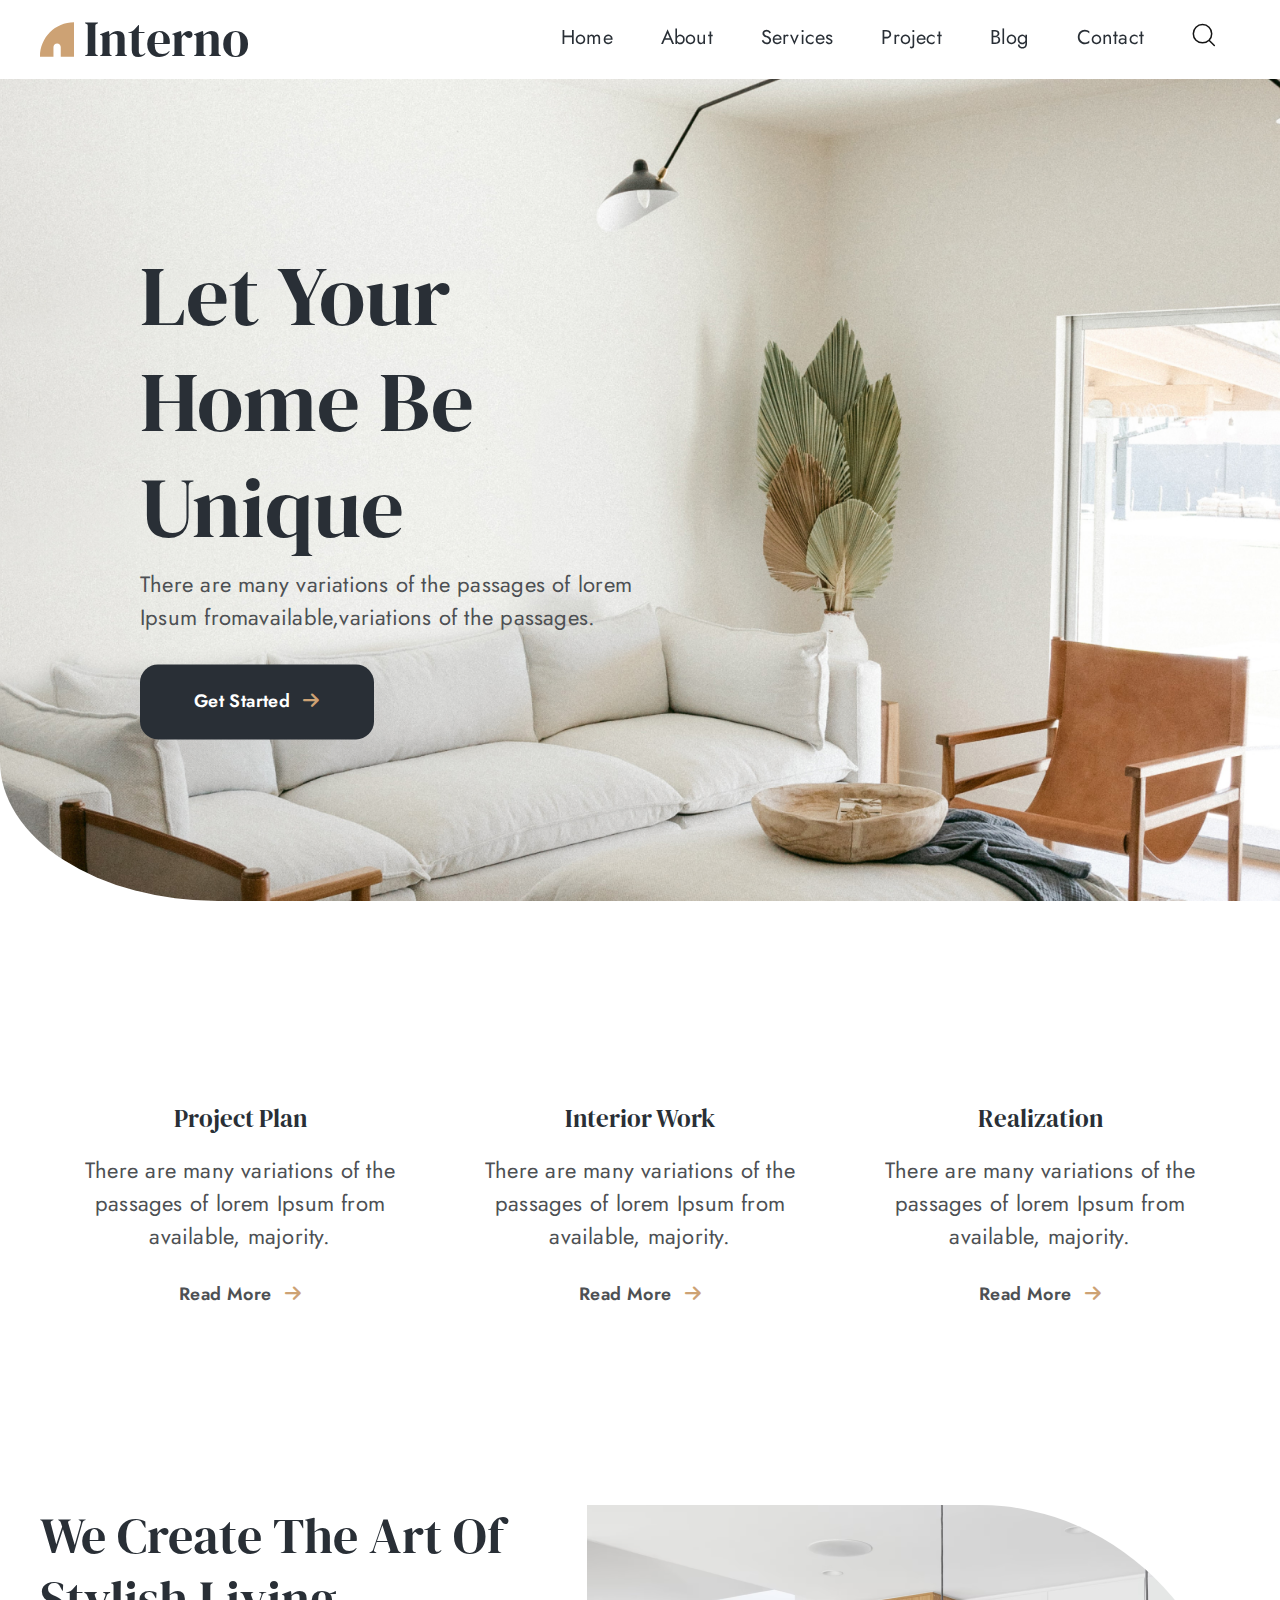
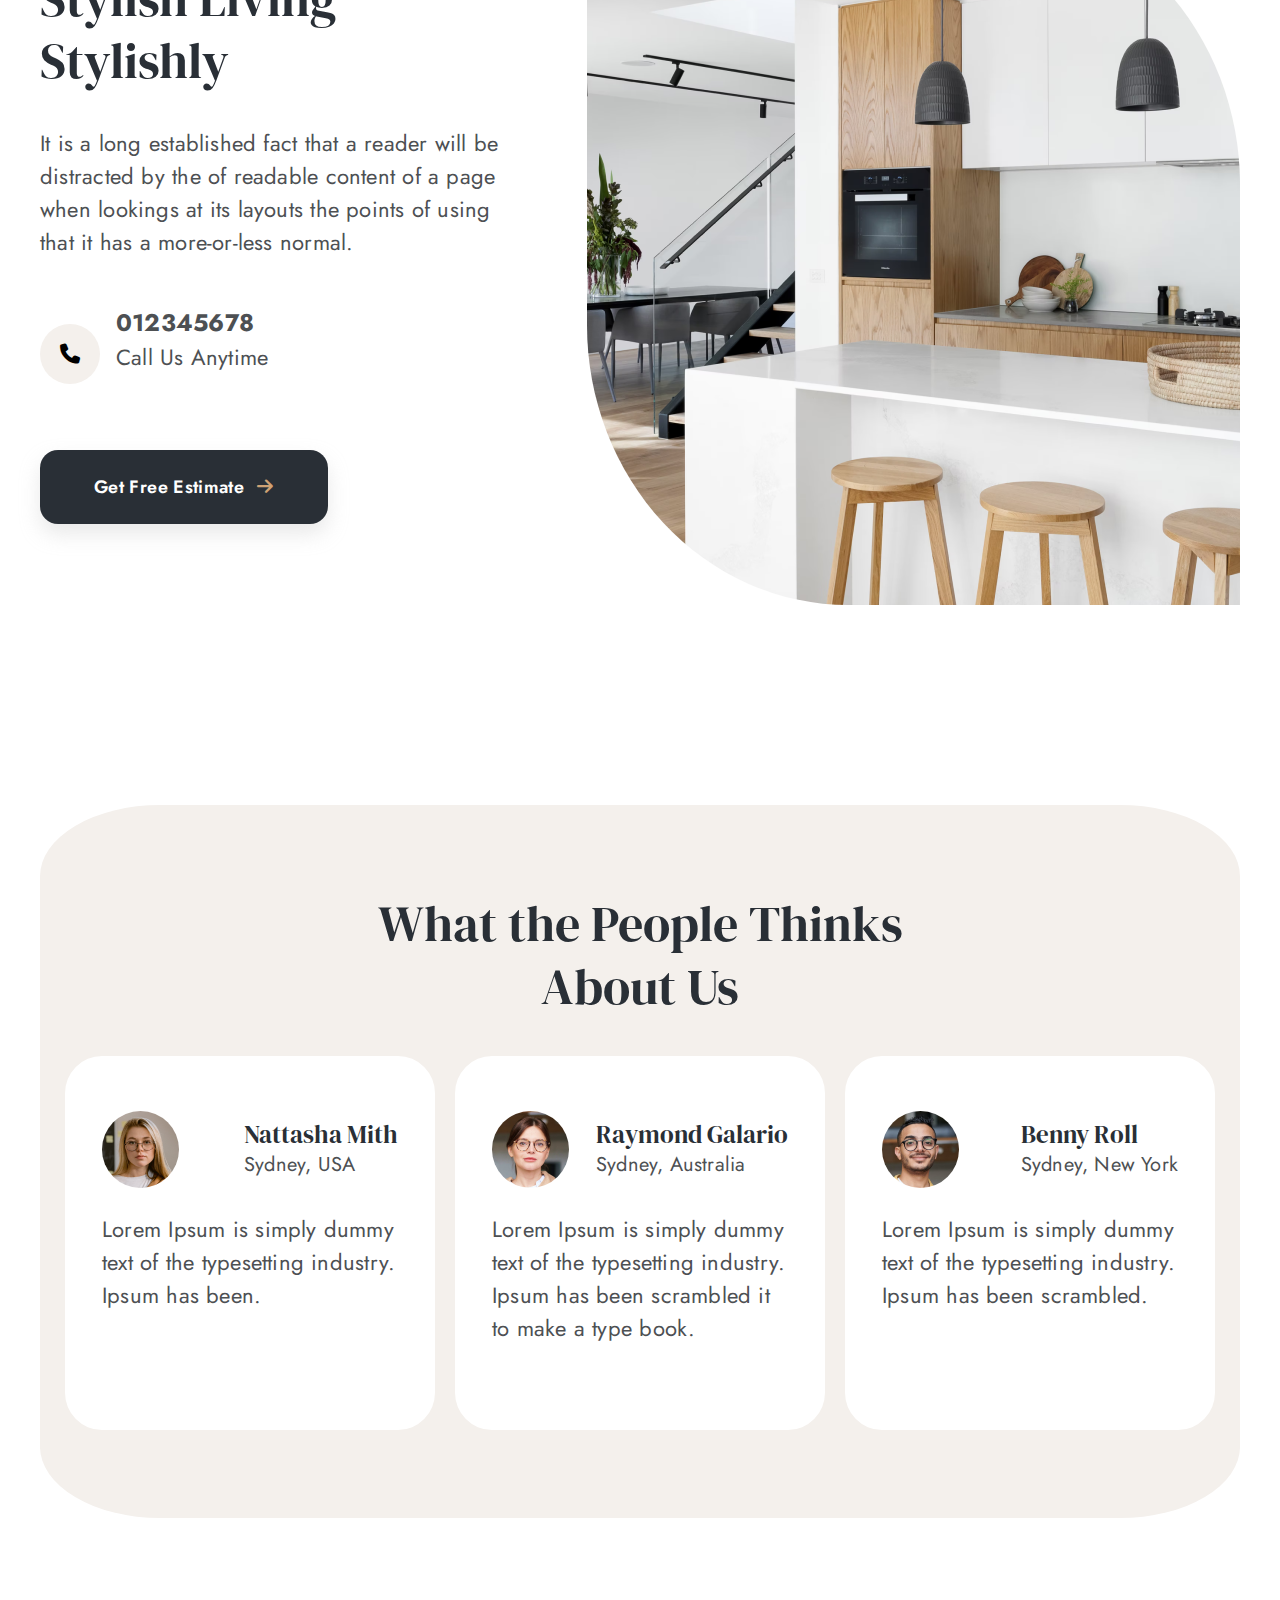
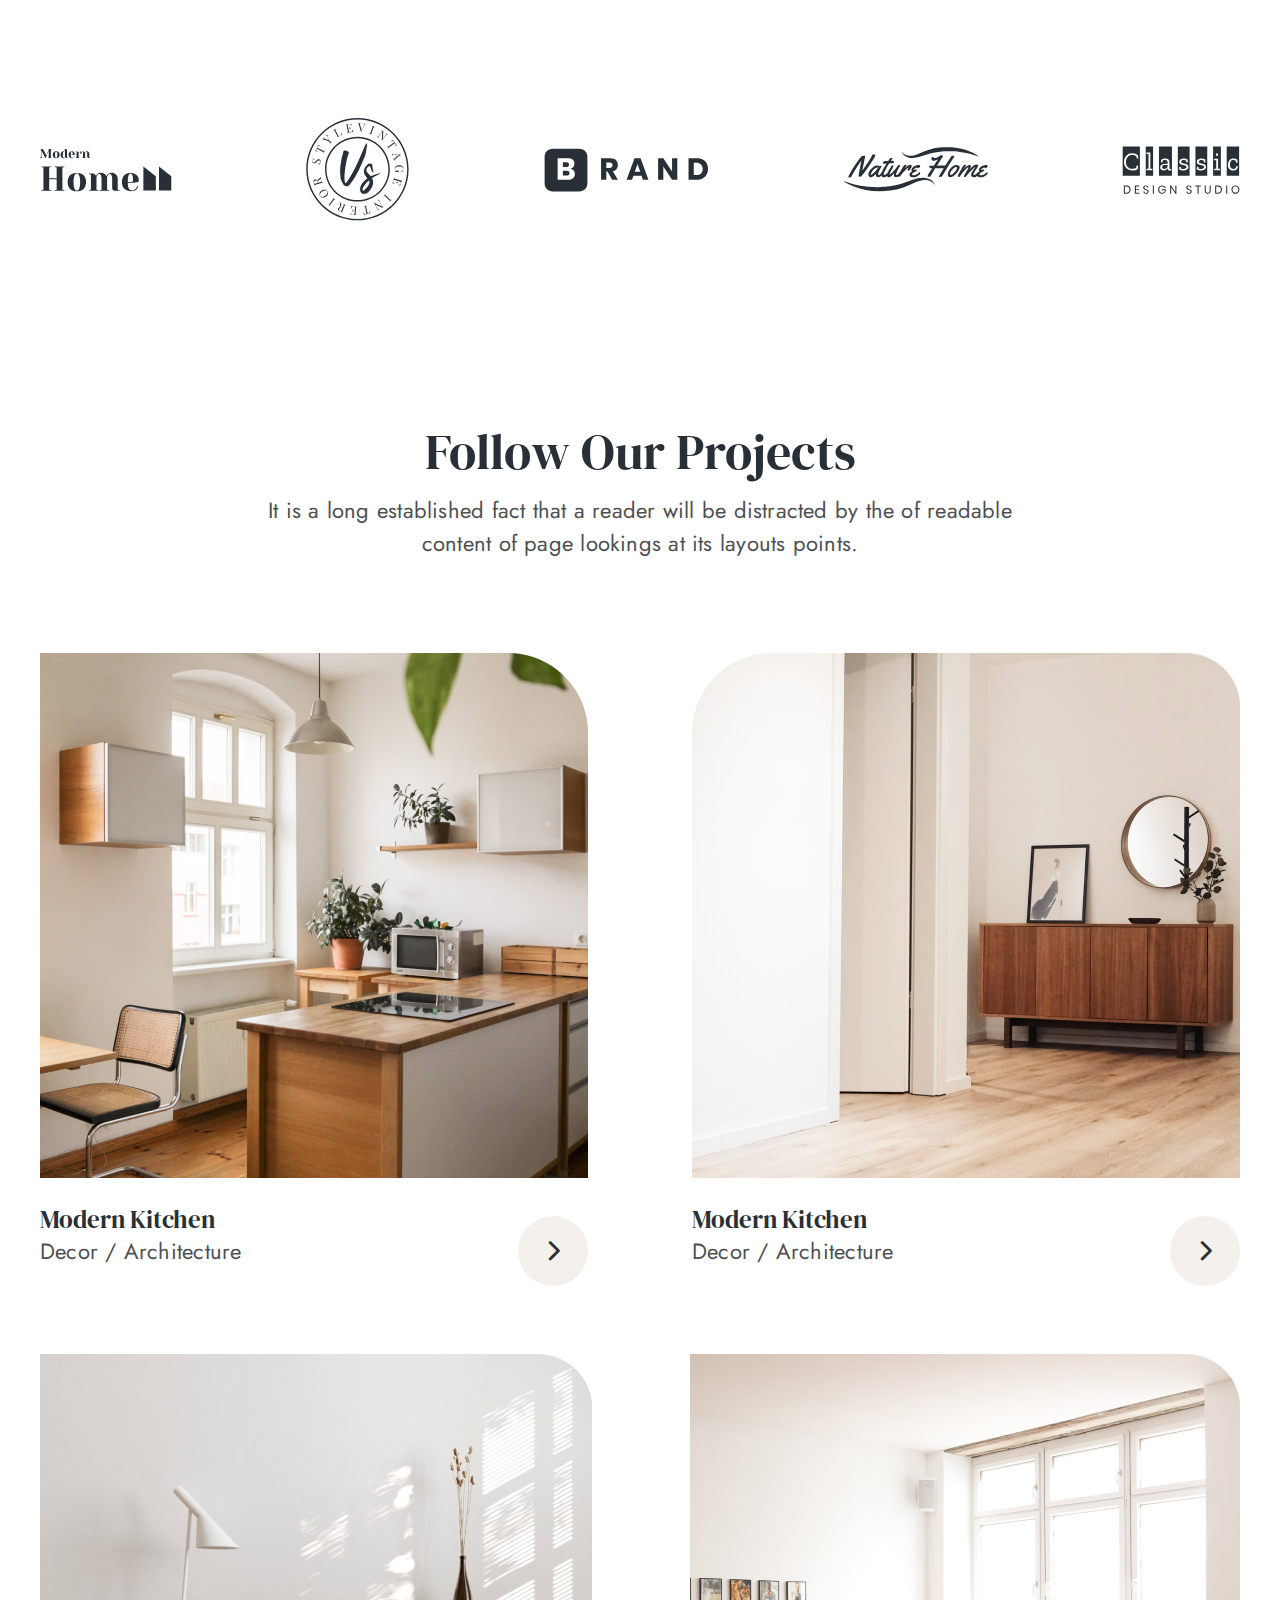
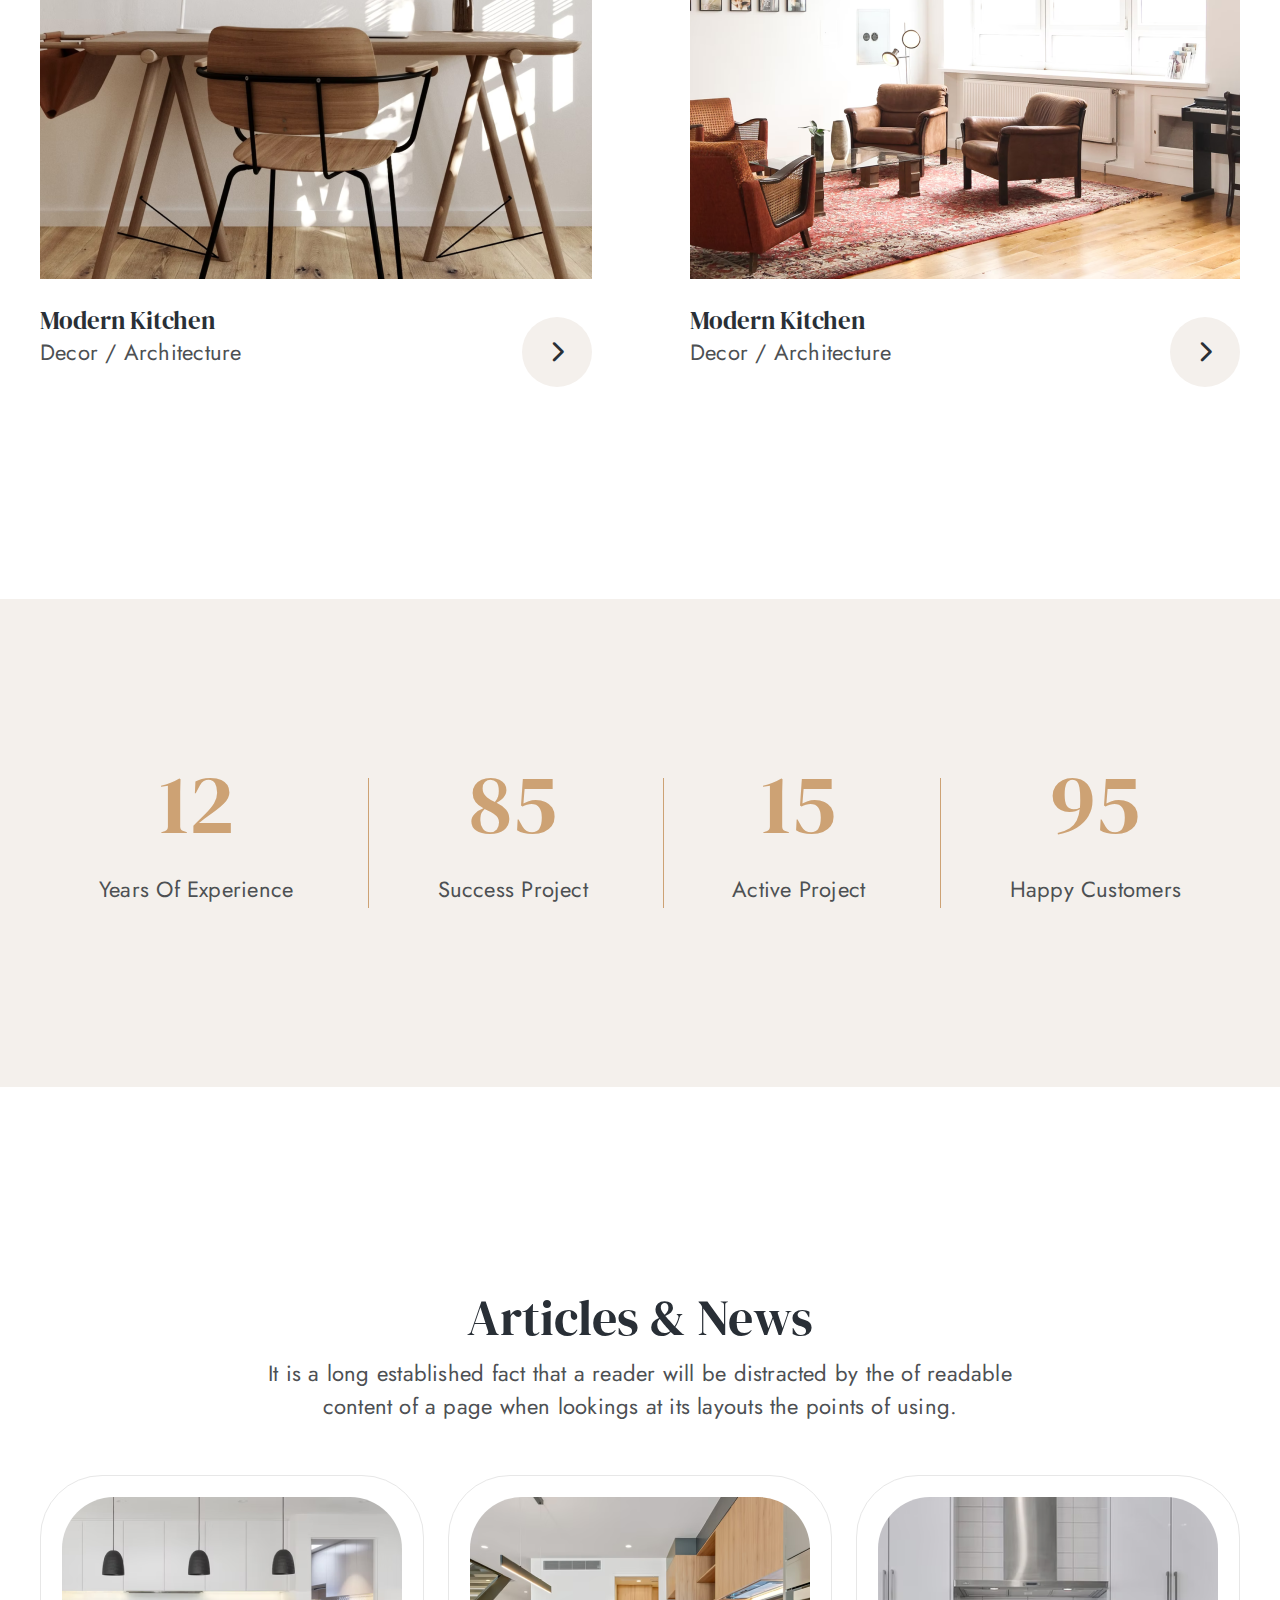
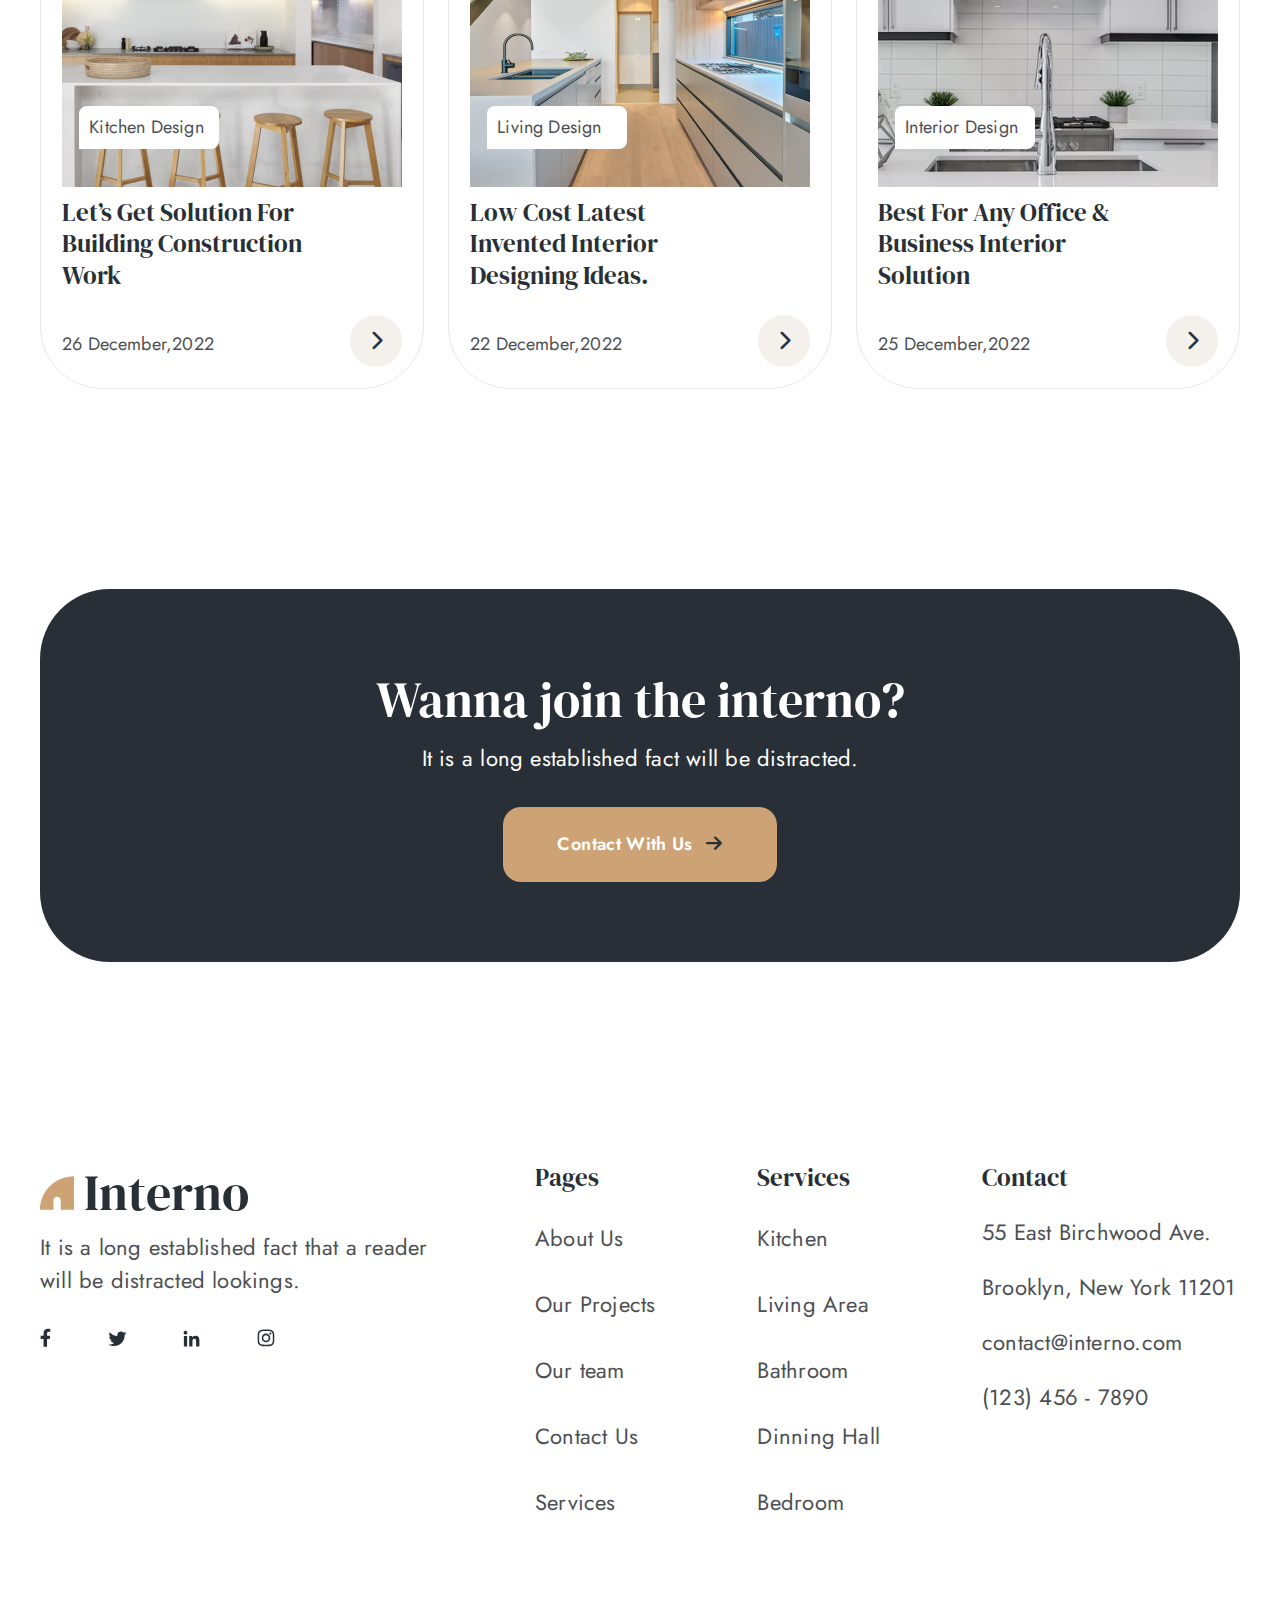
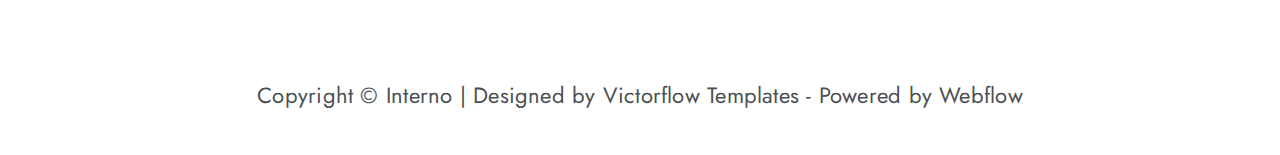
<file: index.html>
<!DOCTYPE html>
<html lang="en">
    <head>
        <meta charset="UTF-8" />
        <meta name="viewport" content="width=device-width, initial-scale=1.0" />
        <title>Interno</title>

        <!-- FAVICON -->
        <link
            rel="apple-touch-icon"
            sizes="57x57"
            href="./assets/favicon/apple-icon-57x57.png"
        />
        <link
            rel="apple-touch-icon"
            sizes="60x60"
            href="./assets/favicon/apple-icon-60x60.png"
        />
        <link
            rel="apple-touch-icon"
            sizes="72x72"
            href="./assets/favicon/apple-icon-72x72.png"
        />
        <link
            rel="apple-touch-icon"
            sizes="76x76"
            href="./assets/favicon/apple-icon-76x76.png"
        />
        <link
            rel="apple-touch-icon"
            sizes="114x114"
            href="./assets/favicon/apple-icon-114x114.png"
        />
        <link
            rel="apple-touch-icon"
            sizes="120x120"
            href="./assets/favicon/apple-icon-120x120.png"
        />
        <link
            rel="apple-touch-icon"
            sizes="144x144"
            href="./assets/favicon/apple-icon-144x144.png"
        />
        <link
            rel="apple-touch-icon"
            sizes="152x152"
            href="./assets/favicon/apple-icon-152x152.png"
        />
        <link
            rel="apple-touch-icon"
            sizes="180x180"
            href="./assets/favicon/apple-icon-180x180.png"
        />
        <link
            rel="icon"
            type="image/png"
            sizes="192x192"
            href="./assets/favicon/android-icon-192x192.png"
        />
        <link
            rel="icon"
            type="image/png"
            sizes="32x32"
            href="./assets/favicon/favicon-32x32.png"
        />
        <link
            rel="icon"
            type="image/png"
            sizes="96x96"
            href="./assets/favicon/favicon-96x96.png"
        />
        <link
            rel="icon"
            type="image/png"
            sizes="16x16"
            href="./assets/favicon/favicon-16x16.png"
        />
        <link rel="manifest" href="./assets/favicon/manifest.json" />
        <meta name="msapplication-TileColor" content="#ffffff" />
        <meta
            name="msapplication-TileImage"
            content="./assets/favicon/ms-icon-144x144.png"
        />
        <meta name="theme-color" content="#ffffff" />

        <!-- FONTS -->
        <link rel="preconnect" href="https://fonts.googleapis.com" />
        <link rel="preconnect" href="https://fonts.gstatic.com" crossorigin />
        <link
            href="https://fonts.googleapis.com/css2?family=DM+Serif+Display:ital@0;1&family=Jost:wght@400;500;600;700&display=swap"
            rel="stylesheet"
        />

        <!-- LINK -->
        <link rel="stylesheet" href="./assets/css/reset.css" />
        <link rel="stylesheet" href="./assets/css/style.css" />
        <link rel="stylesheet" href="./assets/css/common.css" />

        <link rel="preconnect" href="https://cdnjs.cloudflare.com" />
        <link
            rel="stylesheet"
            href="https://cdnjs.cloudflare.com/ajax/libs/font-awesome/6.4.0/css/all.min.css"
        />
    </head>
    <body>
        <!-- Navigation -->
        <header class="header">
            <div class="content">
                <div class="row row-center">
                    <a href="#" class="logo-interno">
                        <img src="./assets/img/logo.svg" alt="" class="logo" />
                        <h2>Interno</h2>
                    </a>
                    <div class="navigation">
                        <ul class="menu-nav medium-p">
                            <li><a href="index.html">Home</a></li>
                            <li>
                                <a href="">About</a>
                                <ul class="sub-nav">
                                    <li><a href="aboutus.html">About Us</a></li>
                                    <li>
                                        <a href="pricing.html"
                                            >Pricing & Plan</a
                                        >
                                    </li>
                                </ul>
                            </li>
                            <li><a href="services.html">Services</a></li>
                            <li><a href="project.html">Project</a></li>
                            <li>
                                <a href="">Blog</a>
                                <ul class="sub-nav">
                                    <li>
                                        <a href="blognews.html"
                                            >Articles & News</a
                                        >
                                    </li>
                                    <li>
                                        <a href="professional.html"
                                            >Our Professional</a
                                        >
                                    </li>
                                </ul>
                            </li>
                            <li>
                                <a href="">Contact</a>
                                <ul class="sub-nav">
                                    <li>
                                        <a href="contact.html">Contact Us</a>
                                    </li>
                                    <li><a href="FAQ's.html">Faq’s</a></li>
                                </ul>
                            </li>
                            <li>
                                <a href=""
                                    ><img
                                        src="./assets/img/header-search.svg"
                                        alt=""
                                /></a>
                            </li>
                        </ul>
                    </div>
                </div>
            </div>
        </header>

        <!-- HOMEPAGE -->
        <main>
            <div class="homepage-hero">
                <img
                    src="./assets/img/homepage-hero.png"
                    alt=""
                    class="homepage-hero-img"
                />
                <div class="homepage-hero-info">
                    <h1 class="homepage-hero-title">Let Your Home Be Unique</h1>
                    <div class="homepage-hero-desc large-p">
                        There are many variations of the passages of lorem Ipsum
                        fromavailable,variations of the passages.
                    </div>
                    <a href="aboutus.html" class="btn-default">
                        Get Started
                        <i class="fa-solid fa-arrow-right"></i>
                    </a>
                </div>
            </div>

            <div class="homepage-work">
                <div class="content">
                    <div class="row">
                        <div class="homepage-work-content">
                            <h4 class="homepage-work-name">Project Plan</h4>
                            <div class="homepage-work-desc large-p">
                                There are many variations of the passages of
                                lorem Ipsum from available, majority.
                            </div>
                            <a href="project.html" class="read-more">
                                Read More
                                <i class="fa-solid fa-arrow-right"></i>
                            </a>
                        </div>
                        <div class="homepage-work-content">
                            <h4 class="homepage-work-name">Interior Work</h4>
                            <div class="homepage-work-desc large-p">
                                There are many variations of the passages of
                                lorem Ipsum from available, majority.
                            </div>
                            <a href="project.html" class="read-more">
                                Read More
                                <i class="fa-solid fa-arrow-right"></i>
                            </a>
                        </div>
                        <div class="homepage-work-content">
                            <h4 class="homepage-work-name">Realization</h4>
                            <div class="homepage-work-desc large-p">
                                There are many variations of the passages of
                                lorem Ipsum from available, majority.
                            </div>
                            <a href="project.html" class="read-more">
                                Read More
                                <i class="fa-solid fa-arrow-right"></i>
                            </a>
                        </div>
                    </div>
                </div>
            </div>

            <div class="homepage-about">
                <div class="content">
                    <div class="row">
                        <div class="homepage-about-content">
                            <h2>
                                We Create The Art Of Stylish Living Stylishly
                            </h2>
                            <p class="homepage-about-desc large-p">
                                It is a long established fact that a reader will
                                be distracted by the of readable content of a
                                page when lookings at its layouts the points of
                                using that it has a more-or-less normal.
                            </p>
                            <div class="homepage-about-call">
                                <i class="fa-solid fa-phone"></i>
                                <div class="homepage-about-info-call">
                                    <div class="homepage-about-numphone">
                                        012345678
                                    </div>
                                    <div class="large-p">Call Us Anytime</div>
                                </div>
                            </div>
                            <a href="pricing.html" class="btn-large">
                                Get Free Estimate
                                <i class="fa-solid fa-arrow-right"></i>
                            </a>
                        </div>
                        <img
                            src="./assets/img/homepage-about-img.png"
                            alt=""
                            class="homepage-about-img"
                        />
                    </div>
                </div>
            </div>

            <div class="homepage-testimonial">
                <div class="content homepage-testimonial-content">
                    <h2>What the People Thinks About Us</h2>
                    <div class="row">
                        <div class="homepage-testimonials-box">
                            <div class="row row-center">
                                <img
                                    src="./assets/img/homepage-ava-1.png"
                                    alt=""
                                    class="homepage-ava"
                                />
                                <div class="homepage-ava-info">
                                    <h4 class="homepage-ava-name">
                                        Nattasha Mith
                                    </h4>
                                    <div class="homepage-ava-addr medium-p">
                                        Sydney, USA
                                    </div>
                                </div>
                            </div>
                            <p class="large-p homepage-testimonials-desc">
                                Lorem Ipsum is simply dummy text of the
                                typesetting industry. Ipsum has been.
                            </p>
                        </div>
                        <div class="homepage-testimonials-box">
                            <div class="row row-center">
                                <img
                                    src="./assets/img/homepage-ava-2.png"
                                    alt=""
                                    class="homepage-ava"
                                />
                                <div class="homepage-ava-info">
                                    <h4 class="homepage-ava-name">
                                        Raymond Galario
                                    </h4>
                                    <div class="homepage-ava-addr medium-p">
                                        Sydney, Australia
                                    </div>
                                </div>
                            </div>
                            <p class="large-p homepage-testimonials-desc">
                                Lorem Ipsum is simply dummy text of the
                                typesetting industry. Ipsum has been scrambled
                                it to make a type book.
                            </p>
                        </div>
                        <div class="homepage-testimonials-box">
                            <div class="row row-center">
                                <img
                                    src="./assets/img/homepage-ava-3.png"
                                    alt=""
                                    class="homepage-ava"
                                />
                                <div class="homepage-ava-info">
                                    <h4 class="homepage-ava-name">
                                        Benny Roll
                                    </h4>
                                    <div class="homepage-ava-addr medium-p">
                                        Sydney, New York
                                    </div>
                                </div>
                            </div>
                            <p class="large-p homepage-testimonials-desc">
                                Lorem Ipsum is simply dummy text of the
                                typesetting industry. Ipsum has been scrambled.
                            </p>
                        </div>
                    </div>
                </div>
            </div>

            <div class="homepage-brand">
                <div class="content">
                    <div class="row row-center">
                        <img
                            src="./assets/img/homepage-brand-1.svg"
                            alt=""
                            class="homepage-brand-img"
                        />
                        <img
                            src="./assets/img/homepage-brand-2.svg"
                            alt=""
                            class="homepage-brand-img"
                        />
                        <img
                            src="./assets/img/homepage-brand-3.svg"
                            alt=""
                            class="homepage-brand-img"
                        />
                        <img
                            src="./assets/img/homepage-brand-4.svg"
                            alt=""
                            class="homepage-brand-img"
                        />
                        <img
                            src="./assets/img/homepage-brand-5.svg"
                            alt=""
                            class="homepage-brand-img"
                        />
                    </div>
                </div>
            </div>

            <div class="homepage-projects">
                <div class="content">
                    <h2>Follow Our Projects</h2>
                    <p class="large-p">
                        It is a long established fact that a reader will be
                        distracted by the of readable content of page lookings
                        at its layouts points.
                    </p>
                    <div class="row">
                        <div class="homepage-projects-box">
                            <img
                                src="./assets/img/homepage-projects-1.png"
                                alt=""
                                class="homepage-projects-img"
                            />
                            <div class="row row-center">
                                <div class="homepage-projects-info">
                                    <h4 class="homepage-projects-name">
                                        Modern Kitchen
                                    </h4>
                                    <div class="large-p homepage-projects-desc">
                                        Decor / Architecture
                                    </div>
                                </div>
                                <a href="detail-project.html"
                                    ><i class="fa-solid fa-chevron-right"></i
                                ></a>
                            </div>
                        </div>
                        <div class="homepage-projects-box">
                            <img
                                src="./assets/img/homepage-projects-2.png"
                                alt=""
                                class="homepage-projects-img"
                            />
                            <div class="row row-center">
                                <div class="homepage-projects-info">
                                    <h4 class="homepage-projects-name">
                                        Modern Kitchen
                                    </h4>
                                    <div class="large-p homepage-projects-desc">
                                        Decor / Architecture
                                    </div>
                                </div>
                                <a href="detail-project.html"
                                    ><i class="fa-solid fa-chevron-right"></i
                                ></a>
                            </div>
                        </div>
                    </div>
                    <div class="row homepage-projects-row">
                        <div class="homepage-projects-box">
                            <img
                                src="./assets/img/homepage-projects-3.png"
                                alt=""
                                class="homepage-projects-img"
                            />
                            <div class="row row-center">
                                <div class="homepage-projects-info">
                                    <h4 class="homepage-projects-name">
                                        Modern Kitchen
                                    </h4>
                                    <div class="large-p homepage-projects-desc">
                                        Decor / Architecture
                                    </div>
                                </div>
                                <a href="detail-project.html"
                                    ><i class="fa-solid fa-chevron-right"></i
                                ></a>
                            </div>
                        </div>
                        <div class="homepage-projects-box">
                            <img
                                src="./assets/img/homepage-projects-4.png"
                                alt=""
                                class="homepage-projects-img"
                            />
                            <div class="row row-center">
                                <div class="homepage-projects-info">
                                    <h4 class="homepage-projects-name">
                                        Modern Kitchen
                                    </h4>
                                    <div class="large-p homepage-projects-desc">
                                        Decor / Architecture
                                    </div>
                                </div>
                                <a href="detail-project.html"
                                    ><i class="fa-solid fa-chevron-right"></i
                                ></a>
                            </div>
                        </div>
                    </div>
                </div>
            </div>

            <div class="homepage-counter">
                <div class="content">
                    <div class="row homepage-counter-row">
                        <div class="homepage-counter-info">
                            <h1>12</h1>
                            <p class="large-p">Years Of Experience</p>
                        </div>
                        <div class="homepage-counter-info">
                            <h1>85</h1>
                            <p class="large-p">Success Project</p>
                        </div>
                        <div class="homepage-counter-info">
                            <h1>15</h1>
                            <p class="large-p">Active Project</p>
                        </div>
                        <div class="homepage-counter-info">
                            <h1>95</h1>
                            <p class="large-p">Happy Customers</p>
                        </div>
                    </div>
                </div>
            </div>

            <div class="homepage-blog">
                <div class="content">
                    <h2>Articles & News</h2>
                    <p class="large-p">
                        It is a long established fact that a reader will be
                        distracted by the of readable content of a page when
                        lookings at its layouts the points of using.
                    </p>
                    <div class="row">
                        <a href="blog-details.html" class="homepage-blog-box">
                            <img
                                src="./assets/img/homepage-blog-1.png"
                                alt=""
                                class="homepage-blog-img"
                            />
                            <h4>
                                Let’s Get Solution For Building Construction
                                Work
                            </h4>
                            <div class="row">
                                <div class="homepage-blog-date small-p">
                                    26 December,2022
                                </div>
                                <i
                                    class="fa-solid fa-chevron-right arrow-right"
                                ></i>
                            </div>
                            <div class="homepage-blog-note">
                                <div class="small-p">Kitchen Design</div>
                            </div>
                        </a>
                        <a href="blog-details.html" class="homepage-blog-box">
                            <img
                                src="./assets/img/homepage-blog-2.png"
                                alt=""
                                class="homepage-blog-img"
                            />
                            <h4>
                                Low Cost Latest Invented Interior Designing
                                Ideas.
                            </h4>
                            <div class="row">
                                <div class="homepage-blog-date small-p">
                                    22 December,2022
                                </div>
                                <i
                                    class="fa-solid fa-chevron-right arrow-right"
                                ></i>
                            </div>
                            <div class="homepage-blog-note">
                                <div class="small-p">Living Design</div>
                            </div>
                        </a>
                        <a href="blog-details.html" class="homepage-blog-box">
                            <img
                                src="./assets/img/homepage-blog-3.png"
                                alt=""
                                class="homepage-blog-img"
                            />
                            <h4>
                                Best For Any Office & Business Interior Solution
                            </h4>
                            <div class="row">
                                <div class="homepage-blog-date small-p">
                                    25 December,2022
                                </div>
                                <i
                                    class="fa-solid fa-chevron-right arrow-right"
                                ></i>
                            </div>
                            <div class="homepage-blog-note">
                                <div class="small-p">Interior Design</div>
                            </div>
                        </a>
                    </div>
                </div>
            </div>

            <div class="homepage-contact">
                <div class="content homepage-contact-content">
                    <h2>Wanna join the interno?</h2>
                    <p class="large-p">
                        It is a long established fact will be distracted.
                    </p>
                    <a
                        href="contact.html"
                        class="btn-color"
                        style="box-shadow: none"
                    >
                        Contact With Us
                        <i
                            class="fa-solid fa-arrow-right"
                            style="color: var(--primary-color2)"
                        ></i>
                    </a>
                </div>
            </div>
        </main>

        <!-- Footer -->
        <footer id="contact" class="footer">
            <div class="content">
                <div class="row">
                    <div class="footer-column footer-column-heading">
                        <div class="logo-interno">
                            <img
                                src="./assets/img/logo.svg"
                                alt=""
                                class="logo"
                            />
                            <h2>Interno</h2>
                        </div>
                        <p class="large-p">
                            It is a long established fact that a reader will be
                            distracted lookings.
                        </p>
                        <div class="footer-icon">
                            <img
                                src="./assets/img/footer-facebook.svg"
                                alt=""
                                class="footer-social-link"
                            />
                            <img
                                src="./assets/img/footer-twitter.svg"
                                alt=""
                                class="footer-social-link"
                            />
                            <img
                                src="./assets/img/footer-linkedln.svg"
                                alt=""
                                class="footer-social-link"
                            />
                            <img
                                src="./assets/img/footer-instagram.svg"
                                alt=""
                                class="footer-social-link"
                            />
                        </div>
                    </div>
                    <div class="footer-column">
                        <h4 class="footer-heading">Pages</h4>
                        <ul class="footer-list">
                            <li class="footer-item">
                                <a href="#!">About Us</a>
                            </li>
                            <li class="footer-item">
                                <a href="#!">Our Projects</a>
                            </li>
                            <li class="footer-item">
                                <a href="#!">Our team</a>
                            </li>
                            <li class="footer-item">
                                <a href="#!">Contact Us</a>
                            </li>
                            <li class="footer-item">
                                <a href="#!">Services</a>
                            </li>
                        </ul>
                    </div>
                    <div class="footer-column">
                        <h4 class="footer-heading">Services</h4>
                        <ul class="footer-list">
                            <li class="footer-item">
                                <a href="#!">Kitchen</a>
                            </li>
                            <li class="footer-item">
                                <a href="#!">Living Area</a>
                            </li>
                            <li class="footer-item">
                                <a href="#!">Bathroom</a>
                            </li>
                            <li class="footer-item">
                                <a href="#!">Dinning Hall</a>
                            </li>
                            <li class="footer-item">
                                <a href="#!">Bedroom</a>
                            </li>
                        </ul>
                    </div>
                    <div class="footer-column footer-column-contact">
                        <h4 class="footer-heading">Contact</h4>
                        <ul class="footer-list">
                            <li class="footer-item-contact">
                                <a href="#!"
                                    >55 East Birchwood Ave. Brooklyn, New York
                                    11201</a
                                >
                            </li>
                            <li class="footer-item-contact">
                                <a href="#!">contact@interno.com</a>
                            </li>
                            <li class="footer-item-contact">
                                <a href="#!">(123) 456 - 7890</a>
                            </li>
                        </ul>
                    </div>
                </div>
                <div class="footer-row">
                    <p class="copyright large-p">
                        Copyright © Interno | Designed by Victorflow Templates -
                        Powered by Webflow
                    </p>
                </div>
            </div>
        </footer>
    </body>
</html>
</file>
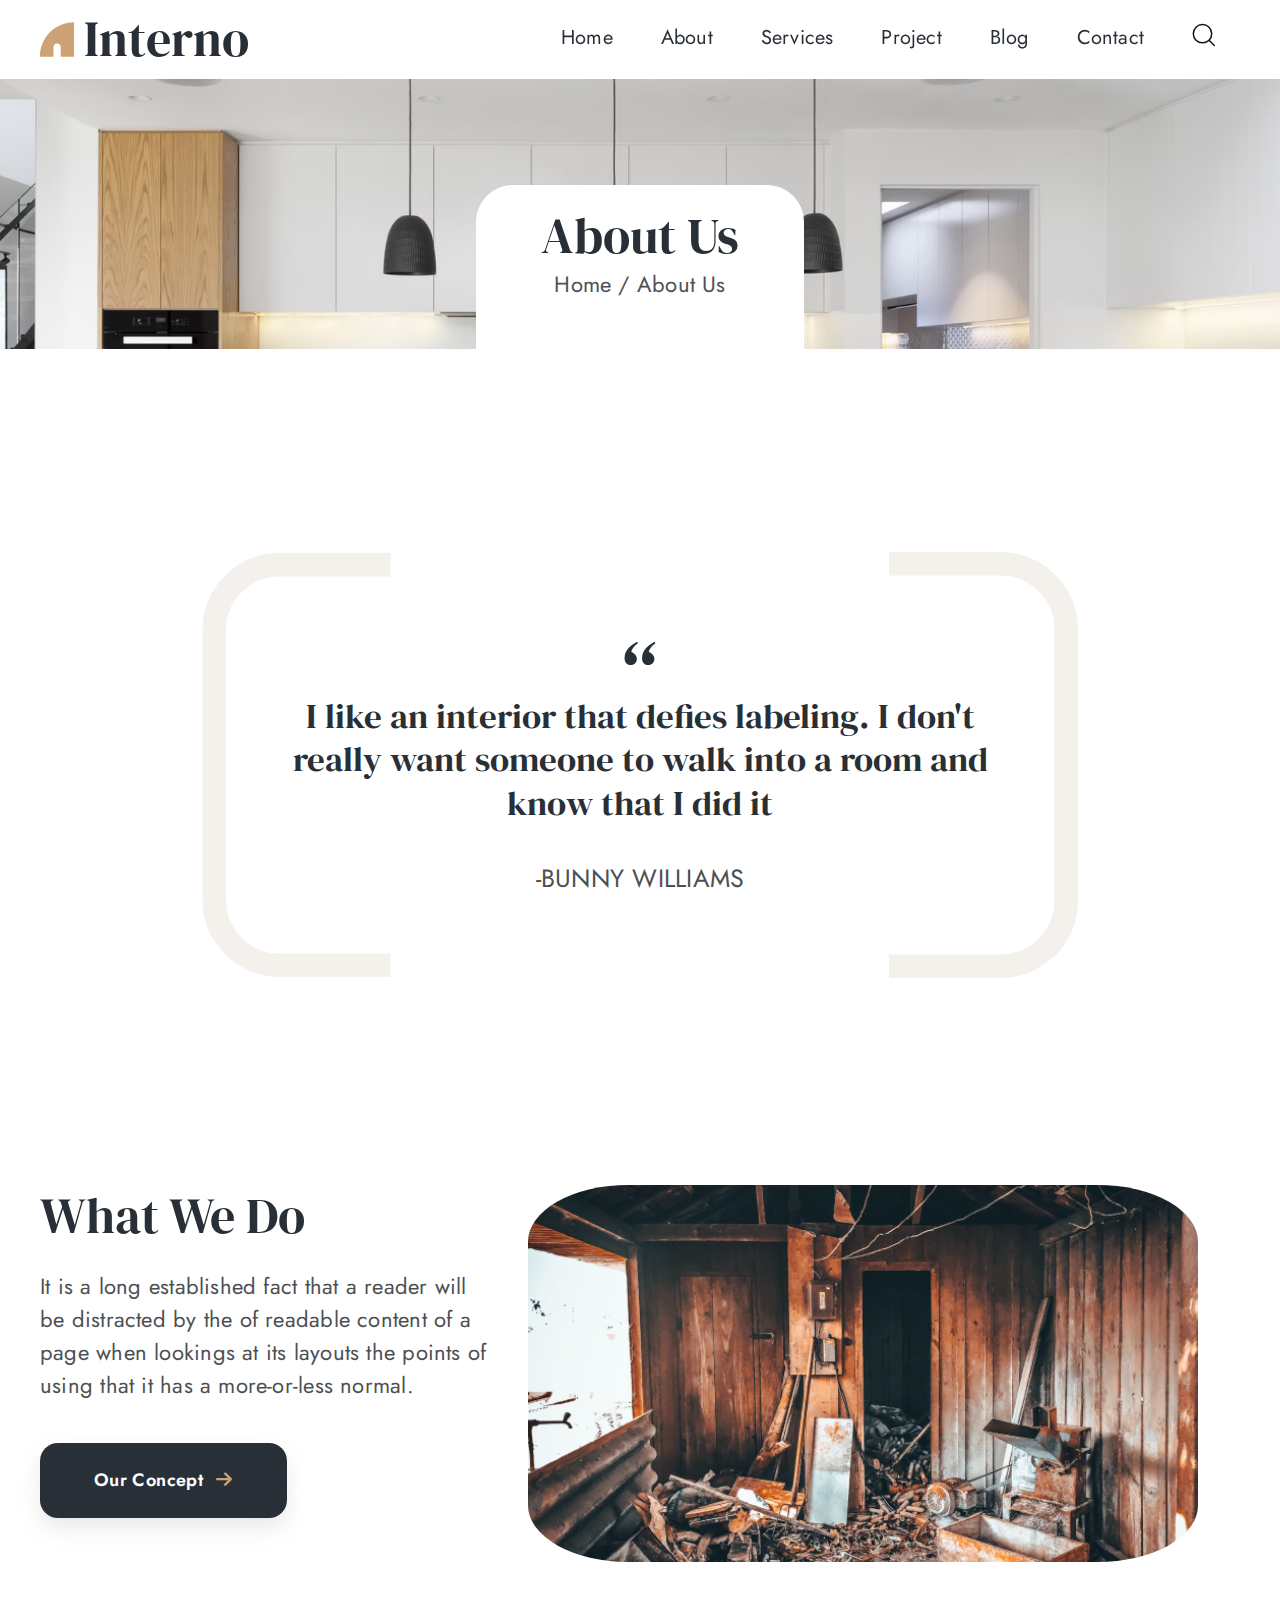
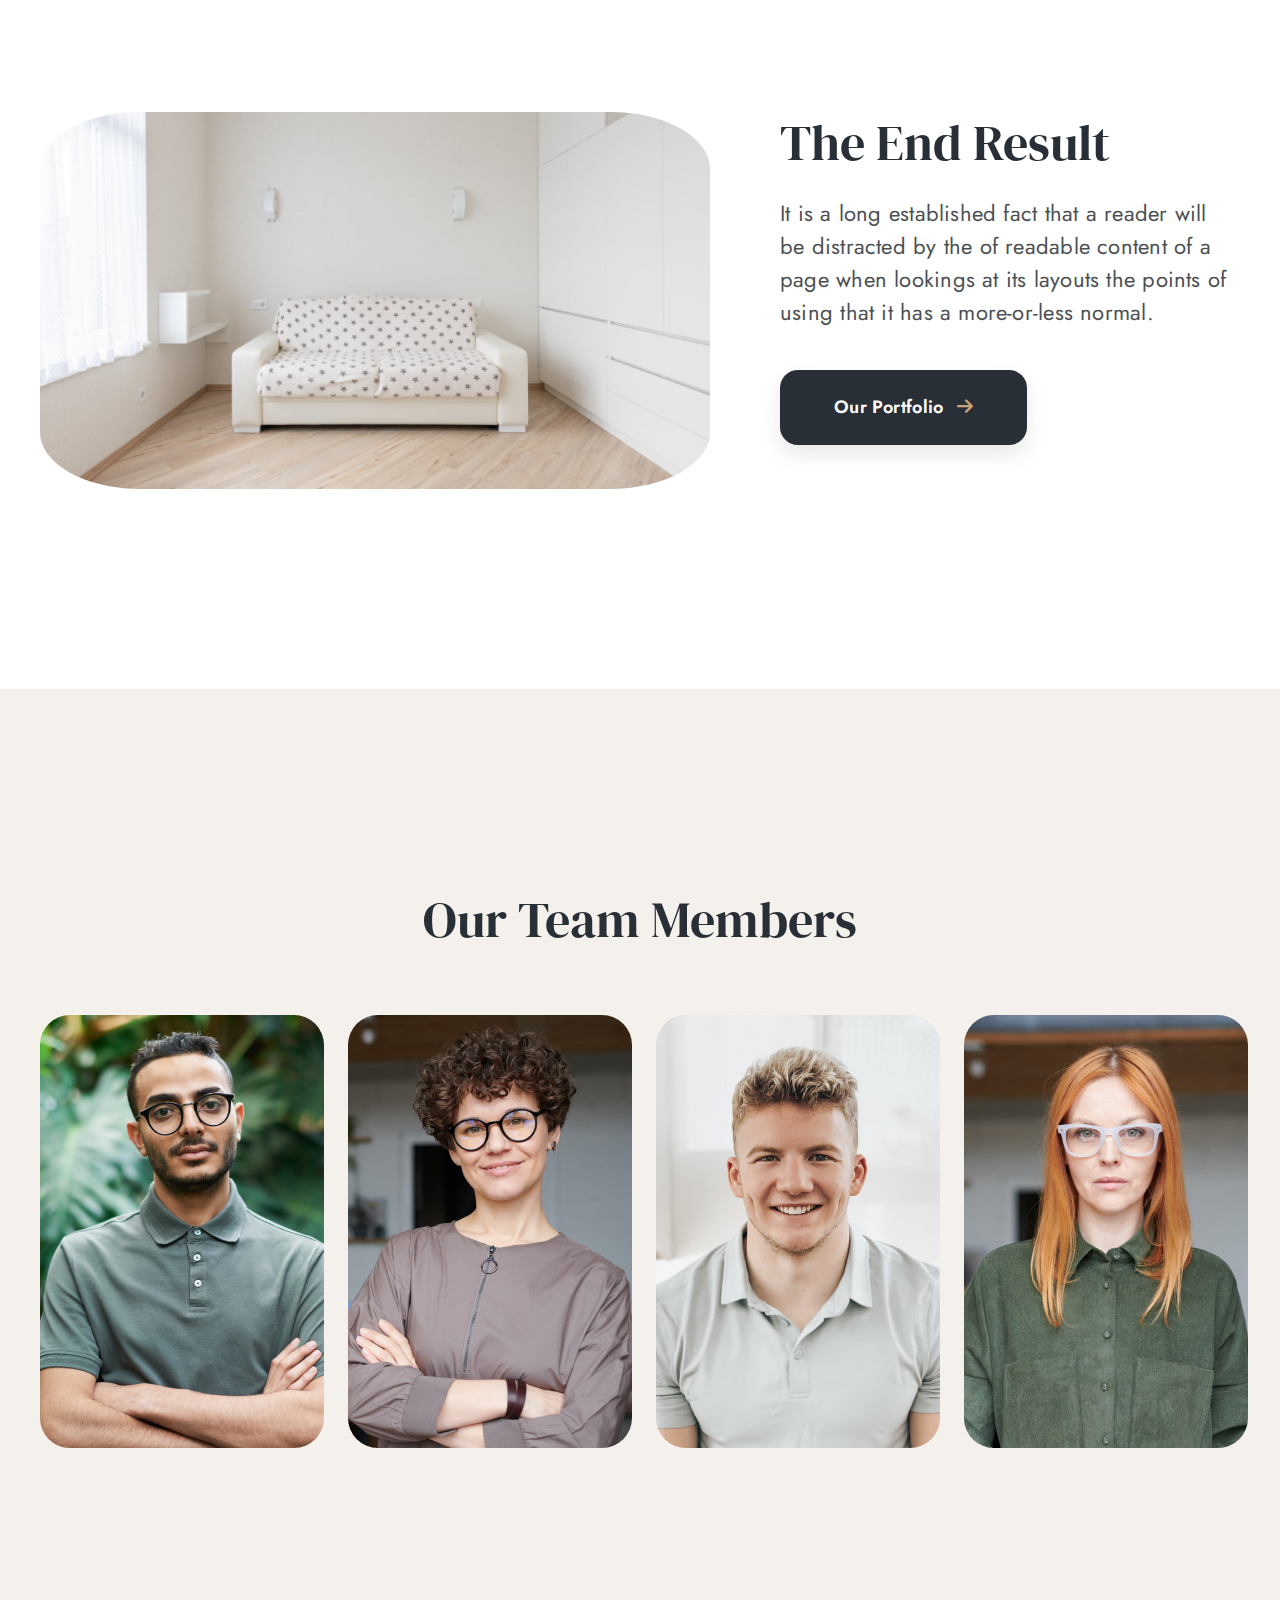
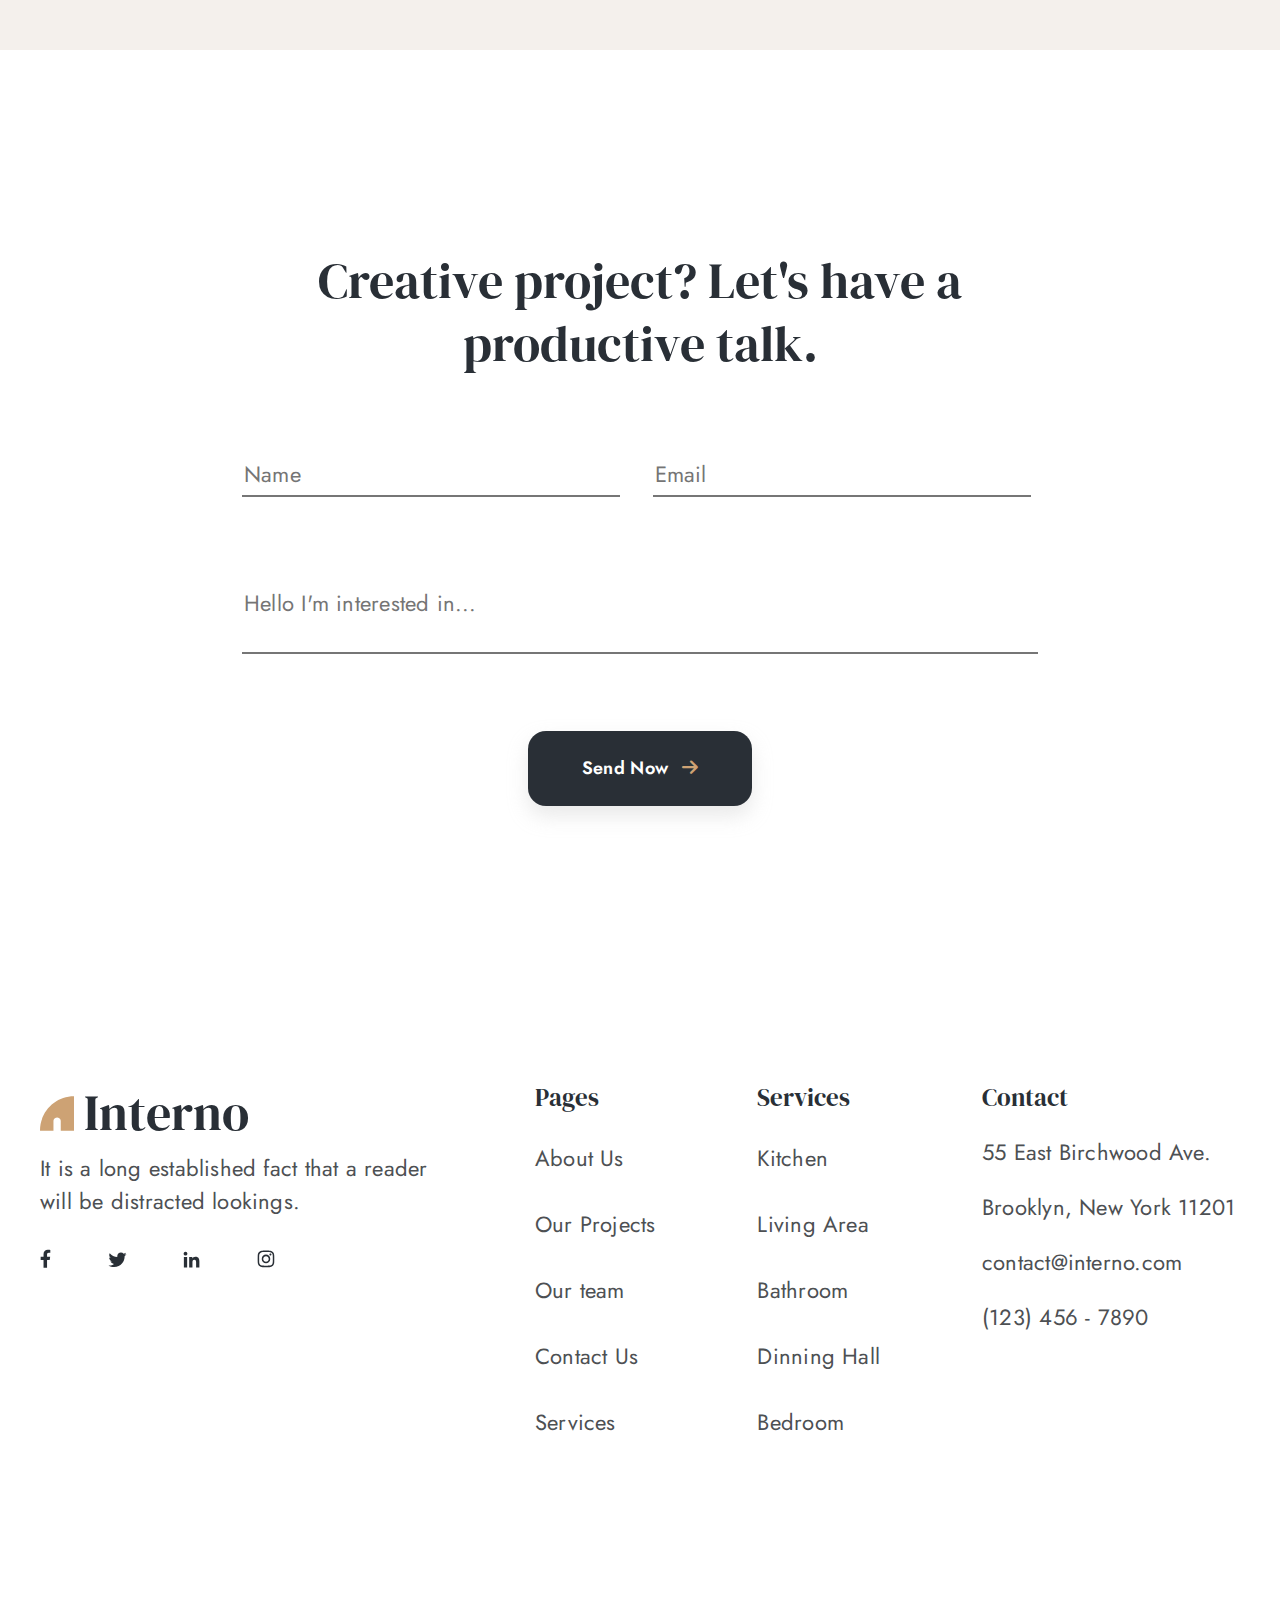
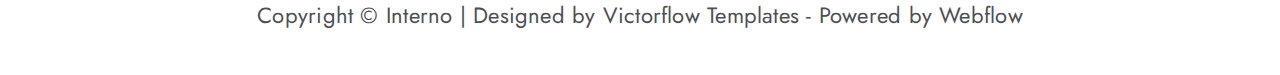
<file: aboutus.html>
<!DOCTYPE html>
<html lang="en">
    <head>
        <meta charset="UTF-8" />
        <meta name="viewport" content="width=device-width, initial-scale=1.0" />
        <title>Interno</title>

        <!-- FAVICON -->
        <link
            rel="apple-touch-icon"
            sizes="57x57"
            href="./assets/favicon/apple-icon-57x57.png"
        />
        <link
            rel="apple-touch-icon"
            sizes="60x60"
            href="./assets/favicon/apple-icon-60x60.png"
        />
        <link
            rel="apple-touch-icon"
            sizes="72x72"
            href="./assets/favicon/apple-icon-72x72.png"
        />
        <link
            rel="apple-touch-icon"
            sizes="76x76"
            href="./assets/favicon/apple-icon-76x76.png"
        />
        <link
            rel="apple-touch-icon"
            sizes="114x114"
            href="./assets/favicon/apple-icon-114x114.png"
        />
        <link
            rel="apple-touch-icon"
            sizes="120x120"
            href="./assets/favicon/apple-icon-120x120.png"
        />
        <link
            rel="apple-touch-icon"
            sizes="144x144"
            href="./assets/favicon/apple-icon-144x144.png"
        />
        <link
            rel="apple-touch-icon"
            sizes="152x152"
            href="./assets/favicon/apple-icon-152x152.png"
        />
        <link
            rel="apple-touch-icon"
            sizes="180x180"
            href="./assets/favicon/apple-icon-180x180.png"
        />
        <link
            rel="icon"
            type="image/png"
            sizes="192x192"
            href="./assets/favicon/android-icon-192x192.png"
        />
        <link
            rel="icon"
            type="image/png"
            sizes="32x32"
            href="./assets/favicon/favicon-32x32.png"
        />
        <link
            rel="icon"
            type="image/png"
            sizes="96x96"
            href="./assets/favicon/favicon-96x96.png"
        />
        <link
            rel="icon"
            type="image/png"
            sizes="16x16"
            href="./assets/favicon/favicon-16x16.png"
        />
        <link rel="manifest" href="./assets/favicon/manifest.json" />
        <meta name="msapplication-TileColor" content="#ffffff" />
        <meta
            name="msapplication-TileImage"
            content="./assets/favicon/ms-icon-144x144.png"
        />
        <meta name="theme-color" content="#ffffff" />

        <!-- FONTS -->
        <link rel="preconnect" href="https://fonts.googleapis.com" />
        <link rel="preconnect" href="https://fonts.gstatic.com" crossorigin />
        <link
            href="https://fonts.googleapis.com/css2?family=DM+Serif+Display:ital@0;1&family=Jost:wght@400;600;700&display=swap"
            rel="stylesheet"
        />

        <!-- LINK -->
        <link rel="stylesheet" href="./assets/css/reset.css" />
        <link rel="stylesheet" href="./assets/css/style.css" />
        <link rel="stylesheet" href="./assets/css/common.css" />

        <link rel="preconnect" href="https://cdnjs.cloudflare.com" />
        <link
            rel="stylesheet"
            href="https://cdnjs.cloudflare.com/ajax/libs/font-awesome/6.4.0/css/all.min.css"
        />
    </head>
    <body>
        <!-- Navigation -->
        <header class="header">
            <div class="content">
                <div class="row row-center">
                    <a href="#" class="logo-interno">
                        <img src="./assets/img/logo.svg" alt="" class="logo" />
                        <h2>Interno</h2>
                    </a>
                    <div class="navigation">
                        <ul class="menu-nav medium-p">
                            <li><a href="index.html">Home</a></li>
                            <li>
                                <a href="">About</a>
                                <ul class="sub-nav">
                                    <li><a href="aboutus.html">About Us</a></li>
                                    <li>
                                        <a href="pricing.html"
                                            >Pricing & Plan</a
                                        >
                                    </li>
                                </ul>
                            </li>
                            <li><a href="services.html">Services</a></li>
                            <li><a href="project.html">Project</a></li>
                            <li>
                                <a href="">Blog</a>
                                <ul class="sub-nav">
                                    <li>
                                        <a href="blognews.html"
                                            >Articles & News</a
                                        >
                                    </li>
                                    <li>
                                        <a href="professional.html"
                                            >Our Professional</a
                                        >
                                    </li>
                                </ul>
                            </li>
                            <li>
                                <a href="">Contact</a>
                                <ul class="sub-nav">
                                    <li>
                                        <a href="contact.html">Contact Us</a>
                                    </li>
                                    <li><a href="FAQ's.html">Faq’s</a></li>
                                </ul>
                            </li>
                            <li>
                                <a href=""
                                    ><img
                                        src="./assets/img/header-search.svg"
                                        alt=""
                                /></a>
                            </li>
                        </ul>
                    </div>
                </div>
            </div>
        </header>

        <main>
            <div class="banner">
                <img
                    src="./assets/img/about-banner.png"
                    alt=""
                    class="banner-img"
                />
                <div class="banner-box">
                    <h2 class="banner-nav">About Us</h2>
                    <div class="banner-menu large-p">Home / About Us</div>
                </div>
            </div>

            <!-- Quotes -->
            <div class="aboutus-quotes">
                <div class="content">
                    <div class="pattern">
                        <img
                            src="./assets/img/Pattern-left.svg"
                            alt=""
                            class="pattern-left"
                        />
                        <img
                            src="./assets/img/Pattern-right.svg"
                            alt=""
                            class="pattern-right"
                        />
                        <div class="quotes-desc">
                            <img
                                src="./assets/img/quotes-icon.svg"
                                alt=""
                                class="quotes-icon"
                            />
                            <h3 class="quotes">
                                I like an interior that defies labeling. I don't
                                really want someone to walk into a room and know
                                that I did it
                            </h3>
                            <h4 class="quotes-character">-BUNNY WILLIAMS</h4>
                        </div>
                    </div>
                </div>
            </div>

            <!-- About us content -->
            <div class="aboutus-content">
                <div class="content">
                    <div class="aboutus-row">
                        <div class="aboutus-content-desc-1">
                            <h2 class="aboutus-heading">What We Do</h2>
                            <p class="large-p">
                                It is a long established fact that a reader will
                                be distracted by the of readable content of a
                                page when lookings at its layouts the points of
                                using that it has a more-or-less normal.
                            </p>
                            <div class="btn-large">
                                Our Concept
                                <i class="fa-solid fa-arrow-right"></i>
                            </div>
                        </div>
                        <img
                            src="./assets/img/whatwedo.png"
                            alt=""
                            class="aboutus-thumb-content-1"
                        />
                    </div>
                    <div class="aboutus-row">
                        <img
                            src="./assets/img/theendresult.png"
                            alt=""
                            class="aboutus-thumb-content-2"
                        />
                        <div class="aboutus-content-desc-2">
                            <h2 class="aboutus-heading">The End Result</h2>
                            <p class="large-p">
                                It is a long established fact that a reader will
                                be distracted by the of readable content of a
                                page when lookings at its layouts the points of
                                using that it has a more-or-less normal.
                            </p>
                            <div class="btn-large">
                                Our Portfolio
                                <i class="fa-solid fa-arrow-right"></i>
                            </div>
                        </div>
                    </div>
                </div>
            </div>

            <!-- Think about us -->
            <div class="team-members">
                <div class="content">
                    <h2>Our Team Members</h2>
                    <div class="row">
                        <div class="team-member-box">
                            <img src="./assets/img/professional-1.png" alt="" class="team-member-img">
                            <div class="team-member-info">
                                <h4>Charlotte Levi</h4>
                                <div class="large-p">Design, Australia</div>
                                <div class="footer-icon">
                                    <img
                                        src="./assets/img/footer-facebook.svg"
                                        alt=""
                                        class="footer-social-link"
                                    />
                                    <img
                                        src="./assets/img/footer-twitter.svg"
                                        alt=""
                                        class="footer-social-link"
                                    />
                                    <img
                                        src="./assets/img/footer-linkedln.svg"
                                        alt=""
                                        class="footer-social-link"
                                    />
                                    <img
                                        src="./assets/img/footer-instagram.svg"
                                        alt=""
                                        class="footer-social-link"
                                    />
                                </div>
                                <div class="team-member-call small-p">
                                    +1 (378) 400-1234</br>
                                    levi@email.com
                                </div>
                            </div>
                        </div>
                        <div class="team-member-box">
                            <img src="./assets/img/professional-2.png" alt="" class="team-member-img">
                            <div class="team-member-info">
                                <h4>Nattasha Julie</h4>
                                <div class="large-p">Design, Australia</div>
                                <div class="footer-icon">
                                    <img
                                        src="./assets/img/footer-facebook.svg"
                                        alt=""
                                        class="footer-social-link"
                                    />
                                    <img
                                        src="./assets/img/footer-twitter.svg"
                                        alt=""
                                        class="footer-social-link"
                                    />
                                    <img
                                        src="./assets/img/footer-linkedln.svg"
                                        alt=""
                                        class="footer-social-link"
                                    />
                                    <img
                                        src="./assets/img/footer-instagram.svg"
                                        alt=""
                                        class="footer-social-link"
                                    />
                                </div>
                                <div class="team-member-call small-p">
                                    +1 (378) 400-1234</br>
                                    julie@email.com
                                </div>
                            </div>
                        </div>
                        <div class="team-member-box">
                            <img src="./assets/img/professional-3.png" alt="" class="team-member-img">
                            <div class="team-member-info">
                                <h4>John Smith</h4>
                                <div class="large-p">Design, Australia</div>
                                <div class="footer-icon">
                                    <img
                                        src="./assets/img/footer-facebook.svg"
                                        alt=""
                                        class="footer-social-link"
                                    />
                                    <img
                                        src="./assets/img/footer-twitter.svg"
                                        alt=""
                                        class="footer-social-link"
                                    />
                                    <img
                                        src="./assets/img/footer-linkedln.svg"
                                        alt=""
                                        class="footer-social-link"
                                    />
                                    <img
                                        src="./assets/img/footer-instagram.svg"
                                        alt=""
                                        class="footer-social-link"
                                    />
                                </div>
                                <div class="team-member-call small-p">
                                    +1 (378) 400-1234</br>
                                    john@email.com
                                </div>
                            </div>
                        </div>
                        <div class="team-member-box">
                            <img src="./assets/img/professional-4.png" alt="" class="team-member-img">
                            <div class="team-member-info">
                                <h4>Nora Owen </h4>
                                <div class="large-p">Design, Australia</div>
                                <div class="footer-icon">
                                    <img
                                        src="./assets/img/footer-facebook.svg"
                                        alt=""
                                        class="footer-social-link"
                                    />
                                    <img
                                        src="./assets/img/footer-twitter.svg"
                                        alt=""
                                        class="footer-social-link"
                                    />
                                    <img
                                        src="./assets/img/footer-linkedln.svg"
                                        alt=""
                                        class="footer-social-link"
                                    />
                                    <img
                                        src="./assets/img/footer-instagram.svg"
                                        alt=""
                                        class="footer-social-link"
                                    />
                                </div>
                                <div class="team-member-call small-p">
                                    +1 (378) 400-1234</br>
                                    nora@email.com
                                </div>
                            </div>
                        </div>
                    </div>
                </div>
            </div>

            <!-- Mail-box -->
            <div class="aboutus-mail">
                <div class="content">
                    <div class="mail-box">
                        <h2 class="aboutus-title">
                            Creative project? Let's have a productive talk.
                        </h2>

                        <div class="introduce">
                            <input
                                type="text"
                                placeholder="Name"
                                class="name"
                            />
                            <input
                                type="text"
                                placeholder="Email"
                                class="email"
                            />
                        </div>

                        <input
                            type="text"
                            placeholder="Hello I'm interested in..."
                            class="comment"
                        />
                    </div>

                    <div class="mail-btn">
                        <div class="btn-default">
                            Send Now
                            <i class="fa-solid fa-arrow-right"></i>
                        </div>
                    </div>
                </div>
            </div>
        </main>

        <!-- Footer -->
        <footer id="contact" class="footer">
            <div class="content">
                <div class="row">
                    <div class="footer-column footer-column-heading">
                        <div class="logo-interno">
                            <img
                                src="./assets/img/logo.svg"
                                alt=""
                                class="logo"
                            />
                            <h2>Interno</h2>
                        </div>
                        <p class="large-p">
                            It is a long established fact that a reader will be
                            distracted lookings.
                        </p>
                        <div class="footer-icon">
                            <img
                                src="./assets/img/footer-facebook.svg"
                                alt=""
                                class="footer-social-link"
                            />
                            <img
                                src="./assets/img/footer-twitter.svg"
                                alt=""
                                class="footer-social-link"
                            />
                            <img
                                src="./assets/img/footer-linkedln.svg"
                                alt=""
                                class="footer-social-link"
                            />
                            <img
                                src="./assets/img/footer-instagram.svg"
                                alt=""
                                class="footer-social-link"
                            />
                        </div>
                    </div>
                    <div class="footer-column">
                        <h4 class="footer-heading">Pages</h4>
                        <ul class="footer-list">
                            <li class="footer-item">
                                <a href="#!">About Us</a>
                            </li>
                            <li class="footer-item">
                                <a href="#!">Our Projects</a>
                            </li>
                            <li class="footer-item">
                                <a href="#!">Our team</a>
                            </li>
                            <li class="footer-item">
                                <a href="#!">Contact Us</a>
                            </li>
                            <li class="footer-item">
                                <a href="#!">Services</a>
                            </li>
                        </ul>
                    </div>
                    <div class="footer-column">
                        <h4 class="footer-heading">Services</h4>
                        <ul class="footer-list">
                            <li class="footer-item">
                                <a href="#!">Kitchen</a>
                            </li>
                            <li class="footer-item">
                                <a href="#!">Living Area</a>
                            </li>
                            <li class="footer-item">
                                <a href="#!">Bathroom</a>
                            </li>
                            <li class="footer-item">
                                <a href="#!">Dinning Hall</a>
                            </li>
                            <li class="footer-item">
                                <a href="#!">Bedroom</a>
                            </li>
                        </ul>
                    </div>
                    <div class="footer-column footer-column-contact">
                        <h4 class="footer-heading">Contact</h4>
                        <ul class="footer-list">
                            <li class="footer-item-contact">
                                <a href="#!"
                                    >55 East Birchwood Ave. Brooklyn, New York
                                    11201</a
                                >
                            </li>
                            <li class="footer-item-contact">
                                <a href="#!">contact@interno.com</a>
                            </li>
                            <li class="footer-item-contact">
                                <a href="#!">(123) 456 - 7890</a>
                            </li>
                        </ul>
                    </div>
                </div>
                <div class="footer-row">
                    <p class="copyright large-p">
                        Copyright © Interno | Designed by Victorflow Templates -
                        Powered by Webflow
                    </p>
                </div>
            </div>
        </footer>
    </body>
</html>
</file>
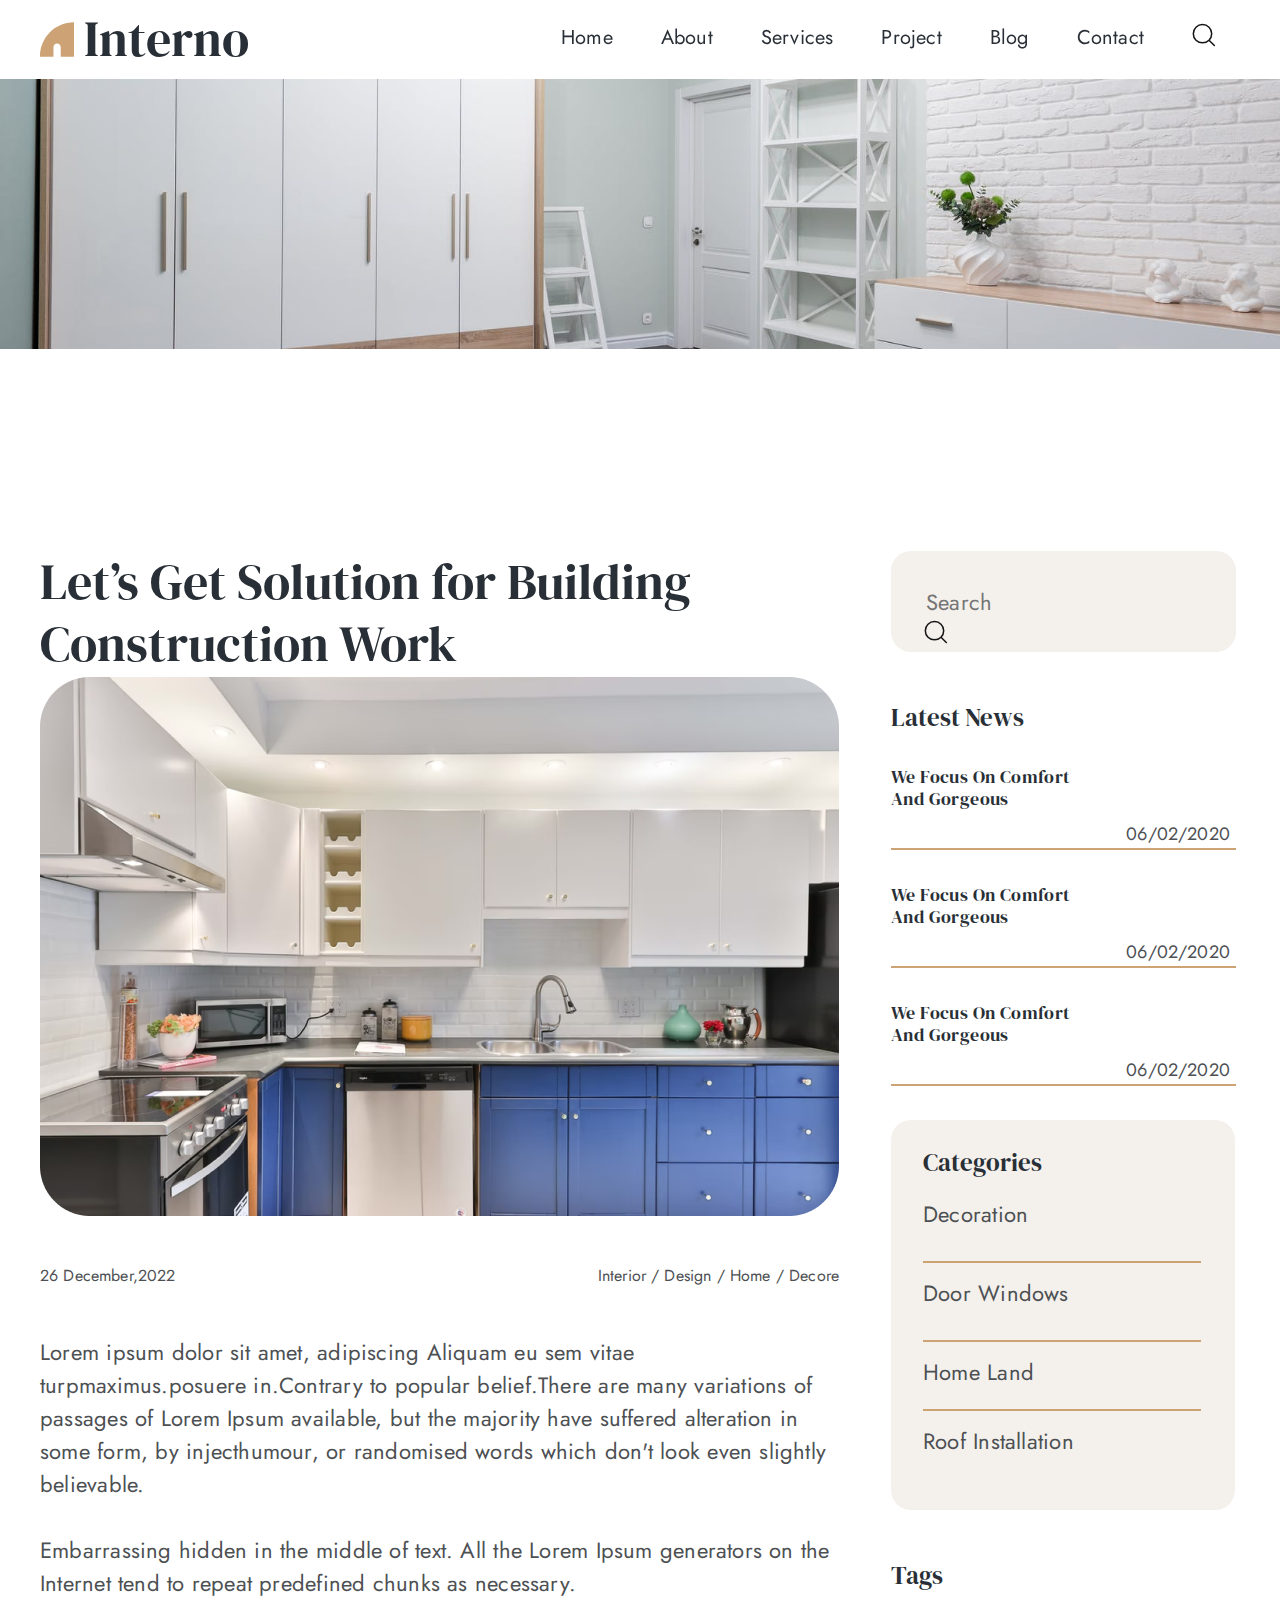
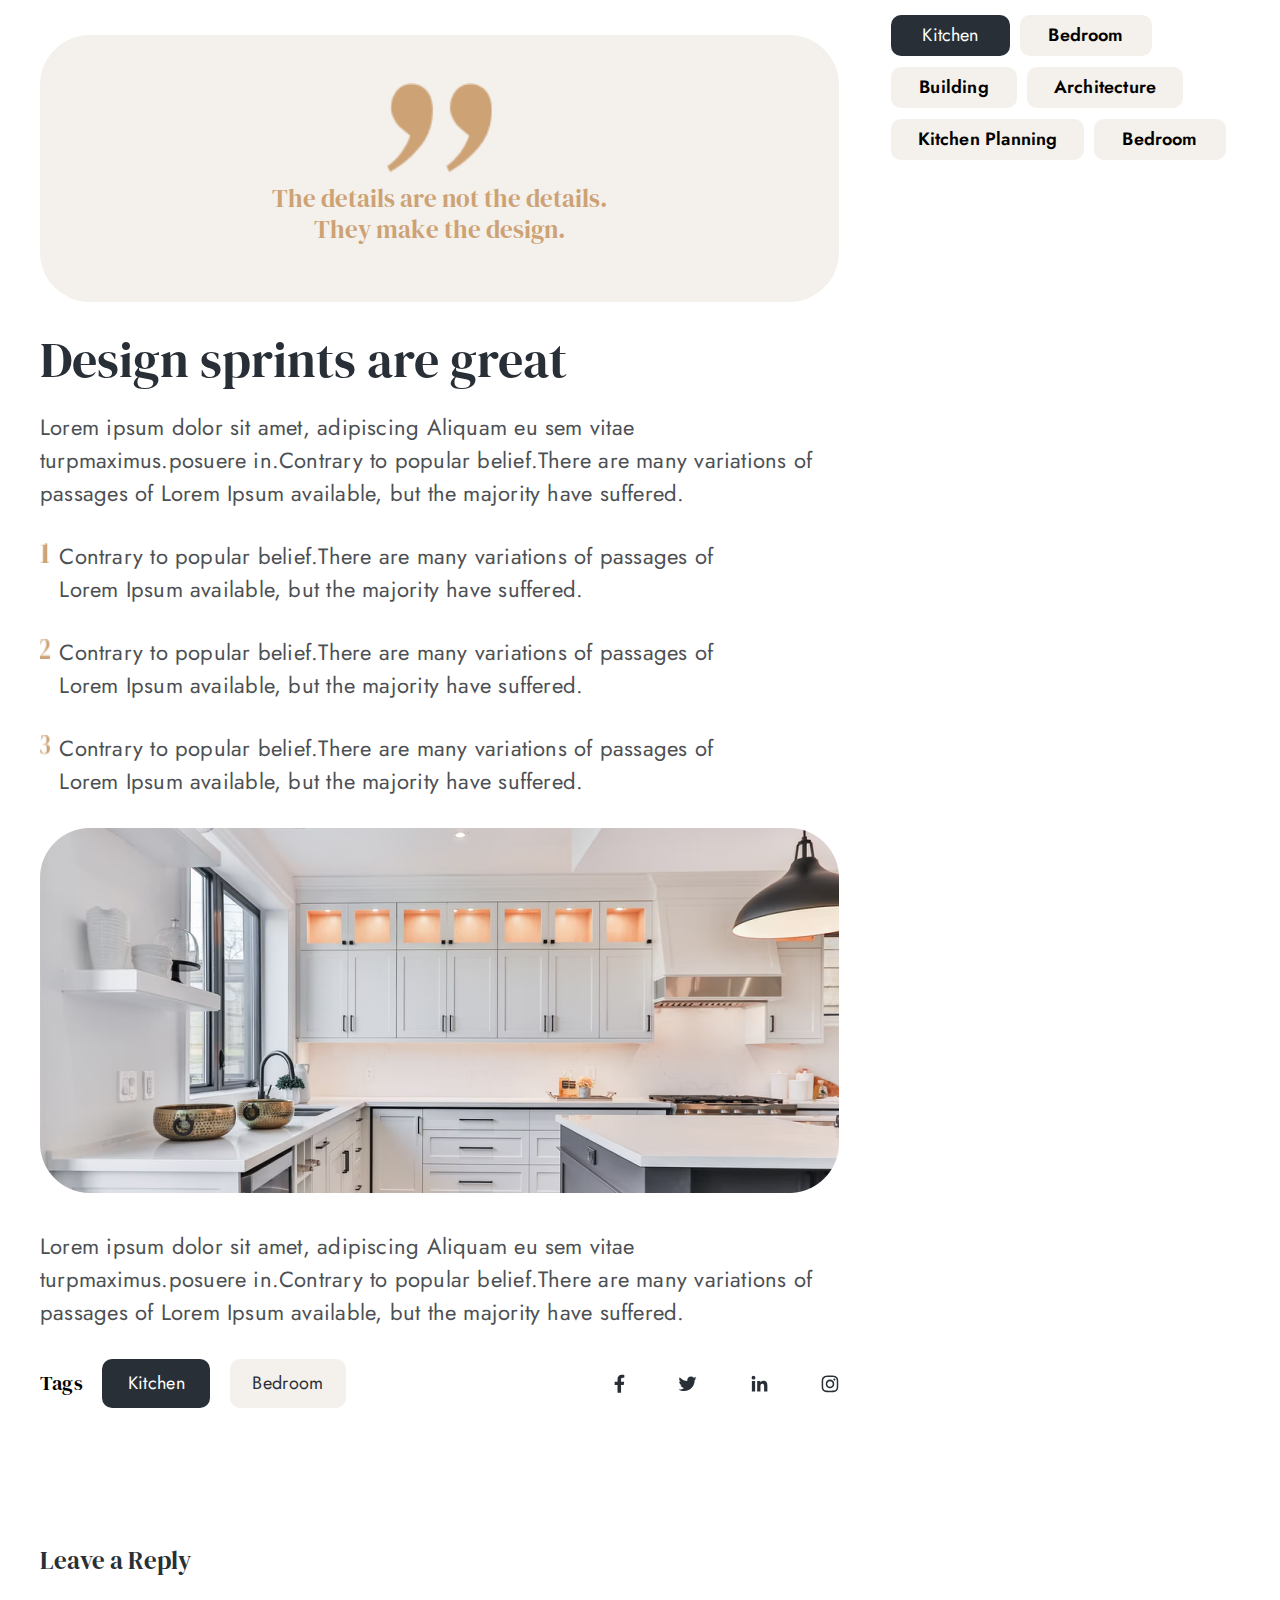
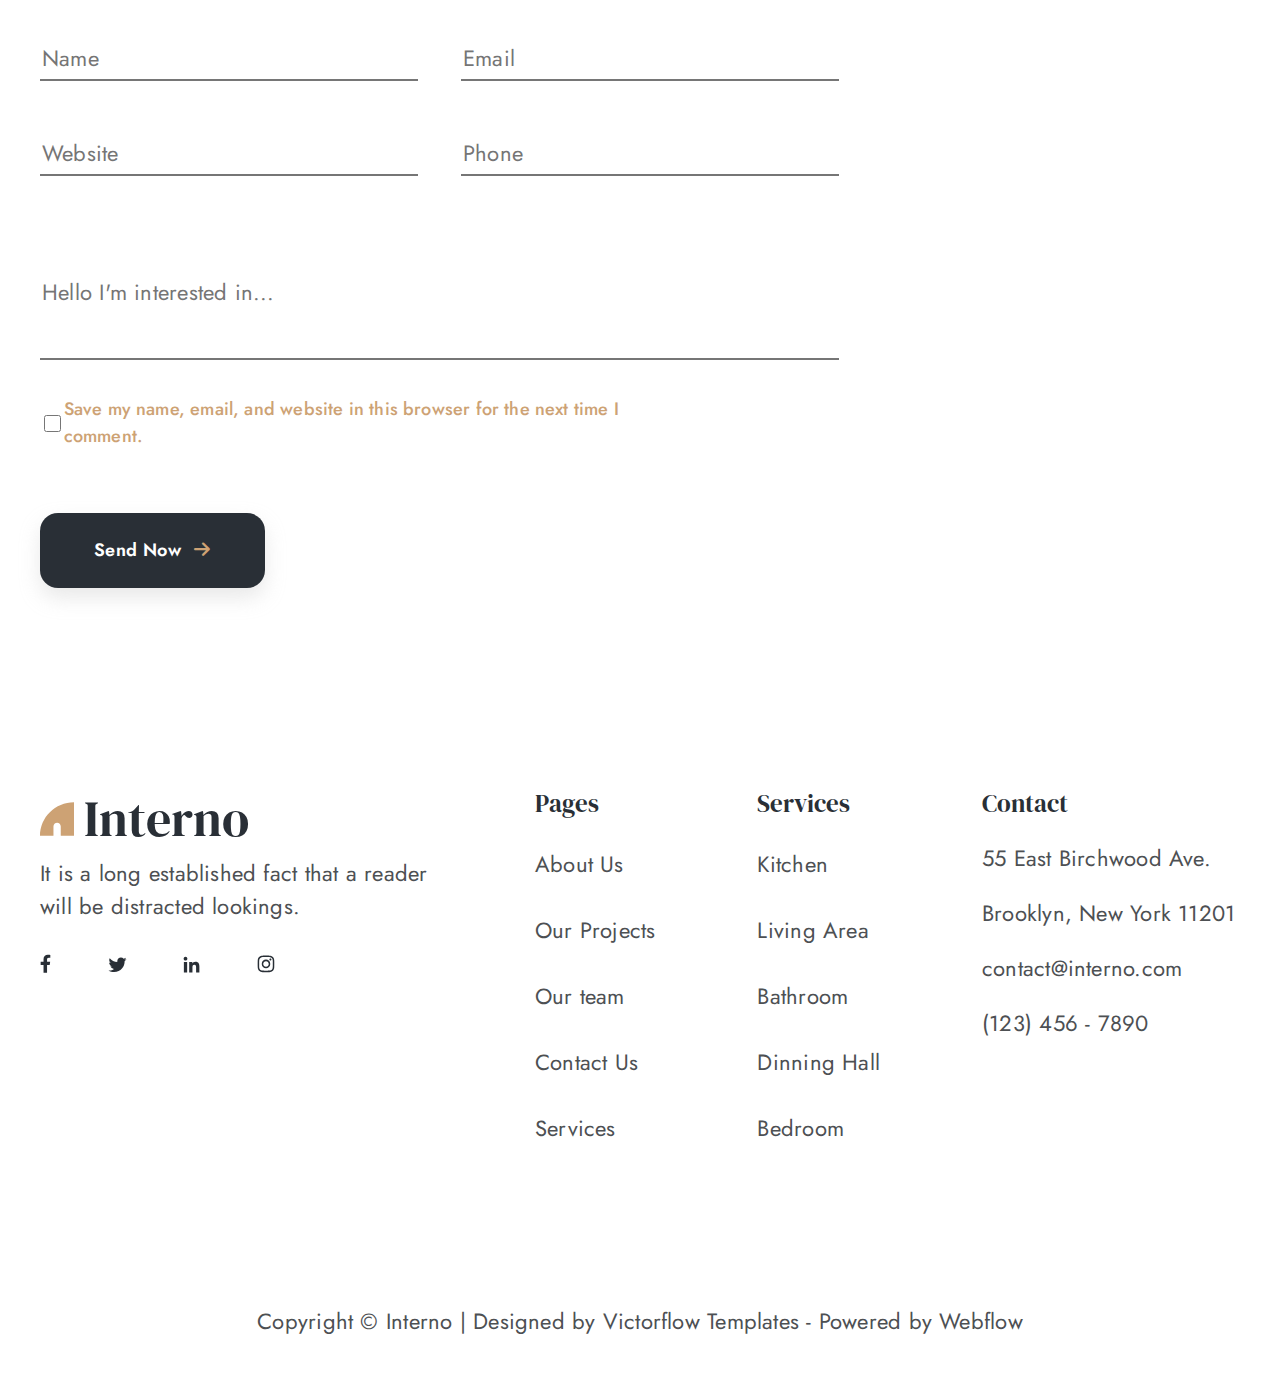
<file: blog-details.html>
<!DOCTYPE html>
<html lang="en">
    <head>
        <meta charset="UTF-8" />
        <meta name="viewport" content="width=device-width, initial-scale=1.0" />
        <title>Interno</title>

        <!-- FAVICON -->
        <link
            rel="apple-touch-icon"
            sizes="57x57"
            href="./assets/favicon/apple-icon-57x57.png"
        />
        <link
            rel="apple-touch-icon"
            sizes="60x60"
            href="./assets/favicon/apple-icon-60x60.png"
        />
        <link
            rel="apple-touch-icon"
            sizes="72x72"
            href="./assets/favicon/apple-icon-72x72.png"
        />
        <link
            rel="apple-touch-icon"
            sizes="76x76"
            href="./assets/favicon/apple-icon-76x76.png"
        />
        <link
            rel="apple-touch-icon"
            sizes="114x114"
            href="./assets/favicon/apple-icon-114x114.png"
        />
        <link
            rel="apple-touch-icon"
            sizes="120x120"
            href="./assets/favicon/apple-icon-120x120.png"
        />
        <link
            rel="apple-touch-icon"
            sizes="144x144"
            href="./assets/favicon/apple-icon-144x144.png"
        />
        <link
            rel="apple-touch-icon"
            sizes="152x152"
            href="./assets/favicon/apple-icon-152x152.png"
        />
        <link
            rel="apple-touch-icon"
            sizes="180x180"
            href="./assets/favicon/apple-icon-180x180.png"
        />
        <link
            rel="icon"
            type="image/png"
            sizes="192x192"
            href="./assets/favicon/android-icon-192x192.png"
        />
        <link
            rel="icon"
            type="image/png"
            sizes="32x32"
            href="./assets/favicon/favicon-32x32.png"
        />
        <link
            rel="icon"
            type="image/png"
            sizes="96x96"
            href="./assets/favicon/favicon-96x96.png"
        />
        <link
            rel="icon"
            type="image/png"
            sizes="16x16"
            href="./assets/favicon/favicon-16x16.png"
        />
        <link rel="manifest" href="./assets/favicon/manifest.json" />
        <meta name="msapplication-TileColor" content="#ffffff" />
        <meta
            name="msapplication-TileImage"
            content="./assets/favicon/ms-icon-144x144.png"
        />
        <meta name="theme-color" content="#ffffff" />

        <!-- FONTS -->
        <link rel="preconnect" href="https://fonts.googleapis.com" />
        <link rel="preconnect" href="https://fonts.gstatic.com" crossorigin />
        <link
            href="https://fonts.googleapis.com/css2?family=DM+Serif+Display:ital@0;1&family=Jost:wght@400;600;700&display=swap"
            rel="stylesheet"
        />

        <!-- LINK -->
        <link rel="stylesheet" href="./assets/css/reset.css" />
        <link rel="stylesheet" href="./assets/css/style.css" />
        <link rel="stylesheet" href="./assets/css/common.css" />

        <link rel="preconnect" href="https://cdnjs.cloudflare.com" />
        <link
            rel="stylesheet"
            href="https://cdnjs.cloudflare.com/ajax/libs/font-awesome/6.4.0/css/all.min.css"
        />
    </head>
    <body>
        <!-- Navigation -->
        <header class="header">
            <div class="content">
                <div class="row row-center">
                    <a href="#" class="logo-interno">
                        <img src="./assets/img/logo.svg" alt="" class="logo" />
                        <h2>Interno</h2>
                    </a>
                    <div class="navigation">
                        <ul class="menu-nav medium-p">
                            <li><a href="index.html">Home</a></li>
                            <li>
                                <a href="">About</a>
                                <ul class="sub-nav">
                                    <li><a href="aboutus.html">About Us</a></li>
                                    <li>
                                        <a href="pricing.html"
                                            >Pricing & Plan</a
                                        >
                                    </li>
                                </ul>
                            </li>
                            <li><a href="services.html">Services</a></li>
                            <li><a href="project.html">Project</a></li>
                            <li>
                                <a href="">Blog</a>
                                <ul class="sub-nav">
                                    <li>
                                        <a href="blognews.html"
                                            >Articles & News</a
                                        >
                                    </li>
                                    <li>
                                        <a href="professional.html"
                                            >Our Professional</a
                                        >
                                    </li>
                                </ul>
                            </li>
                            <li>
                                <a href="">Contact</a>
                                <ul class="sub-nav">
                                    <li>
                                        <a href="contact.html">Contact Us</a>
                                    </li>
                                    <li><a href="FAQ's.html">Faq’s</a></li>
                                </ul>
                            </li>
                            <li>
                                <a href=""
                                    ><img
                                        src="./assets/img/header-search.svg"
                                        alt=""
                                /></a>
                            </li>
                        </ul>
                    </div>
                </div>
            </div>
        </header>

        <main>
            <div class="banner">
                <img
                    src="./assets/img/img-blogdetail.png"
                    alt=""
                    class="banner-img"
                />
            </div>

            <!-- Detail Blog  -->
            <div class="detail-blog">
                <div class="content">
                    <div class="column">
                        <div class="column-blog">
                            <h2 class="title-blog">
                                Let’s Get Solution for Building Construction
                                Work
                            </h2>

                            <img
                                src="./assets/img/img-blogdetails-1.png"
                                alt=""
                                class="thumb-blog"
                            />

                            <div class="desc-blog">
                                <p class="date-blog">26 December,2022</p>
                                <p class="name-blog">
                                    Interior / Design / Home / Decore
                                </p>
                            </div>

                            <p class="large-p">
                                Lorem ipsum dolor sit amet, adipiscing Aliquam
                                eu sem vitae turpmaximus.posuere in.Contrary to
                                popular belief.There are many variations of
                                passages of Lorem Ipsum available, but the
                                majority have suffered alteration in some form,
                                by injecthumour, or randomised words which don't
                                look even slightly believable.

                                <br />
                                <br />Embarrassing hidden in the middle of text.
                                All the Lorem Ipsum generators on the Internet
                                tend to repeat predefined chunks as necessary.
                            </p>

                            <div class="quotes-blog">
                                <img src="./assets/img/ngoackep.png" alt="" />
                                <h4 class="quotes-desc">
                                    The details are not the details. They make
                                    the design.
                                </h4>
                            </div>

                            <h2 class="title">Design sprints are great</h2>

                            <p class="large-p">
                                Lorem ipsum dolor sit amet, adipiscing Aliquam
                                eu sem vitae turpmaximus.posuere in.Contrary to
                                popular belief.There are many variations of
                                passages of Lorem Ipsum available, but the
                                majority have suffered.
                            </p>

                            <div class="list-blog">
                                <img
                                    src="./assets/img/1.png"
                                    alt=""
                                    class="thumb-number"
                                />
                                <p class="large-p">
                                    Contrary to popular belief.There are many
                                    variations of passages of Lorem Ipsum
                                    available, but the majority have suffered.
                                </p>
                            </div>

                            <div class="list-blog">
                                <img
                                    src="./assets/img/2.png"
                                    alt=""
                                    class="thumb-number"
                                />
                                <p class="large-p">
                                    Contrary to popular belief.There are many
                                    variations of passages of Lorem Ipsum
                                    available, but the majority have suffered.
                                </p>
                            </div>

                            <div class="list-blog">
                                <img
                                    src="./assets/img/3.png"
                                    alt=""
                                    class="thumb-number"
                                />
                                <p class="large-p">
                                    Contrary to popular belief.There are many
                                    variations of passages of Lorem Ipsum
                                    available, but the majority have suffered.
                                </p>
                            </div>

                            <img
                                src="./assets/img/img-blogdetails-2.png"
                                alt=""
                                class="thumb-blog-2"
                            />

                            <p class="large-p">
                                Lorem ipsum dolor sit amet, adipiscing Aliquam
                                eu sem vitae turpmaximus.posuere in.Contrary to
                                popular belief.There are many variations of
                                passages of Lorem Ipsum available, but the
                                majority have suffered.
                            </p>

                            <div class="tags-blog">
                                <div class="tags-detail">
                                    <p class="medium-p">Tags</p>
                                    <div class="kitchen-blog">Kitchen</div>
                                    <div class="bedroom-blog">Bedroom</div>
                                </div>

                                <div class="icon-blog">
                                    <img
                                        src="./assets/img/footer-facebook.svg"
                                        alt=""
                                        class="social-link"
                                    />
                                    <img
                                        src="./assets/img/footer-twitter.svg"
                                        alt=""
                                        class="social-link"
                                    />
                                    <img
                                        src="./assets/img/footer-linkedln.svg"
                                        alt=""
                                        class="social-link"
                                    />
                                    <img
                                        src="./assets/img/footer-instagram.svg"
                                        alt=""
                                        class="social-link"
                                    />
                                </div>
                            </div>

                            <div class="forms-blog">
                                <div class="mail-box">
                                    <h4 class="blog-title">Leave a Reply</h4>

                                    <div class="introduce-blog">
                                        <input
                                            type="text"
                                            placeholder="Name"
                                            class="name"
                                        />
                                        <input
                                            type="text"
                                            placeholder="Email"
                                            class="email"
                                        />
                                        <input
                                            type="text"
                                            placeholder="Website"
                                            class="website"
                                        />
                                        <input
                                            type="text"
                                            placeholder="Phone"
                                            class="phone"
                                        />
                                    </div>

                                    <input
                                        type="text"
                                        placeholder="Hello I'm interested in..."
                                        class="comment-blog"
                                    />
                                    <div class="accepted-blog">
                                        <input
                                            type="checkbox"
                                            class="checkbox-blog"
                                        />
                                        <p class="small-p">
                                            Save my name, email, and website in
                                            this browser for the next time I
                                            comment.
                                        </p>
                                    </div>
                                </div>

                                <div class="blog-btn">
                                    <div class="btn-default">
                                        Send Now
                                        <i class="fa-solid fa-arrow-right"></i>
                                    </div>
                                </div>
                            </div>
                        </div>

                        <div class="column-blog">
                            <div class="search-box">
                                <div class="search-text">
                                    <input
                                        type="text"
                                        placeholder="Search"
                                        class="search"
                                    />
                                    <img
                                        src="./assets/img/header-search.svg"
                                        alt=""
                                    />
                                </div>
                            </div>

                            <div class="news-blog">
                                <h4 class="lastest-news">Latest News</h4>
                                <div class="info-detail">
                                    <p class="medium-p">
                                        We Focus On Comfort And Gorgeous
                                    </p>
                                    <p class="small-p">06/02/2020</p>
                                    <div class="crossbar"></div>
                                </div>

                                <div class="info-detail">
                                    <p class="medium-p">
                                        We Focus On Comfort And Gorgeous
                                    </p>
                                    <p class="small-p">06/02/2020</p>
                                    <div class="crossbar"></div>
                                </div>

                                <div class="info-detail">
                                    <p class="medium-p">
                                        We Focus On Comfort And Gorgeous
                                    </p>
                                    <p class="small-p">06/02/2020</p>
                                    <div class="crossbar"></div>
                                </div>
                            </div>

                            <div class="categories-blog">
                                <div class="categories-detail">
                                    <h4 class="title">Categories</h4>
                                    <div class="info-detail">
                                        <p class="large-p">Decoration</p>
                                        <div class="crossbar"></div>

                                        <p class="large-p">Door Windows</p>
                                        <div class="crossbar"></div>

                                        <p class="large-p">Home Land</p>
                                        <div class="crossbar"></div>

                                        <p class="large-p">Roof Installation</p>
                                    </div>
                                </div>
                            </div>

                            <div class="tags-blog-detail">
                                <h4 class="heading-blog">Tags</h4>
                                <div class="tags-content">
                                    <div class="kitchen">
                                        <p class="small-p">Kitchen</p>
                                    </div>
                                    <div class="bedroom">
                                        <p class="small-p">Bedroom</p>
                                    </div>
                                    <div class="building">
                                        <p class="small-p">Building</p>
                                    </div>
                                    <div class="architecture">
                                        <p class="small-p">Architecture</p>
                                    </div>
                                    <div class="kitchenplanning">
                                        <p class="small-p">Kitchen Planning</p>
                                    </div>
                                    <div class="bedroom">
                                        <p class="small-p">Bedroom</p>
                                    </div>
                                </div>
                            </div>
                        </div>
                    </div>
                </div>
            </div>
        </main>

        <!-- Footer -->
        <footer class="footer">
            <div class="content">
                <div class="row">
                    <div class="footer-column footer-column-heading">
                        <div class="logo-interno">
                            <img
                                src="./assets/img/logo.svg"
                                alt=""
                                class="logo"
                            />
                            <h2>Interno</h2>
                        </div>
                        <p class="large-p">
                            It is a long established fact that a reader will be
                            distracted lookings.
                        </p>
                        <div class="footer-icon">
                            <img
                                src="./assets/img/footer-facebook.svg"
                                alt=""
                                class="footer-social-link"
                            />
                            <img
                                src="./assets/img/footer-twitter.svg"
                                alt=""
                                class="footer-social-link"
                            />
                            <img
                                src="./assets/img/footer-linkedln.svg"
                                alt=""
                                class="footer-social-link"
                            />
                            <img
                                src="./assets/img/footer-instagram.svg"
                                alt=""
                                class="footer-social-link"
                            />
                        </div>
                    </div>
                    <div class="footer-column">
                        <h4 class="footer-heading">Pages</h4>
                        <ul class="footer-list">
                            <li class="footer-item">
                                <a href="#!">About Us</a>
                            </li>
                            <li class="footer-item">
                                <a href="#!">Our Projects</a>
                            </li>
                            <li class="footer-item">
                                <a href="#!">Our team</a>
                            </li>
                            <li class="footer-item">
                                <a href="#!">Contact Us</a>
                            </li>
                            <li class="footer-item">
                                <a href="#!">Services</a>
                            </li>
                        </ul>
                    </div>
                    <div class="footer-column">
                        <h4 class="footer-heading">Services</h4>
                        <ul class="footer-list">
                            <li class="footer-item">
                                <a href="#!">Kitchen</a>
                            </li>
                            <li class="footer-item">
                                <a href="#!">Living Area</a>
                            </li>
                            <li class="footer-item">
                                <a href="#!">Bathroom</a>
                            </li>
                            <li class="footer-item">
                                <a href="#!">Dinning Hall</a>
                            </li>
                            <li class="footer-item">
                                <a href="#!">Bedroom</a>
                            </li>
                        </ul>
                    </div>
                    <div class="footer-column footer-column-contact">
                        <h4 class="footer-heading">Contact</h4>
                        <ul class="footer-list">
                            <li class="footer-item-contact">
                                <a href="#!"
                                    >55 East Birchwood Ave. Brooklyn, New York
                                    11201</a
                                >
                            </li>
                            <li class="footer-item-contact">
                                <a href="#!">contact@interno.com</a>
                            </li>
                            <li class="footer-item-contact">
                                <a href="#!">(123) 456 - 7890</a>
                            </li>
                        </ul>
                    </div>
                </div>
                <div class="footer-row">
                    <p class="copyright large-p">
                        Copyright © Interno | Designed by Victorflow Templates -
                        Powered by Webflow
                    </p>
                </div>
            </div>
        </footer>
    </body>
</html>
</file>
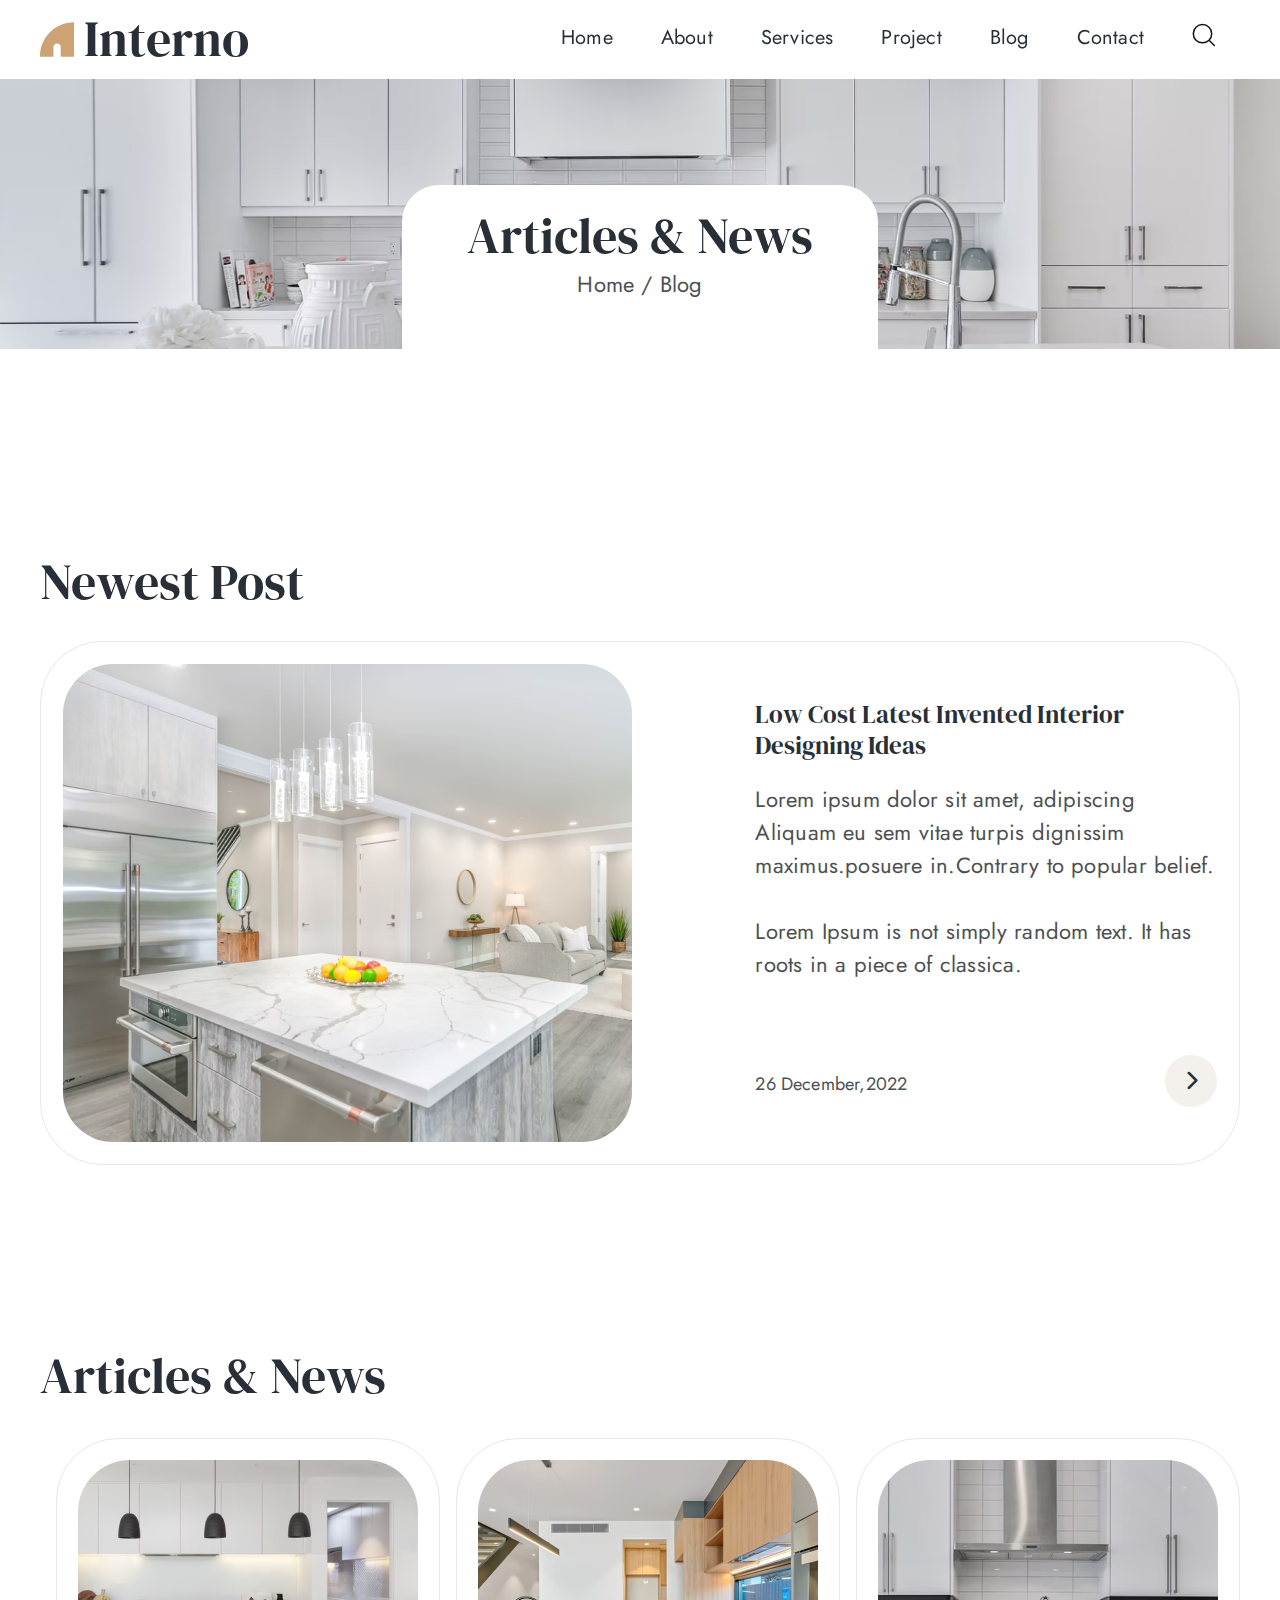
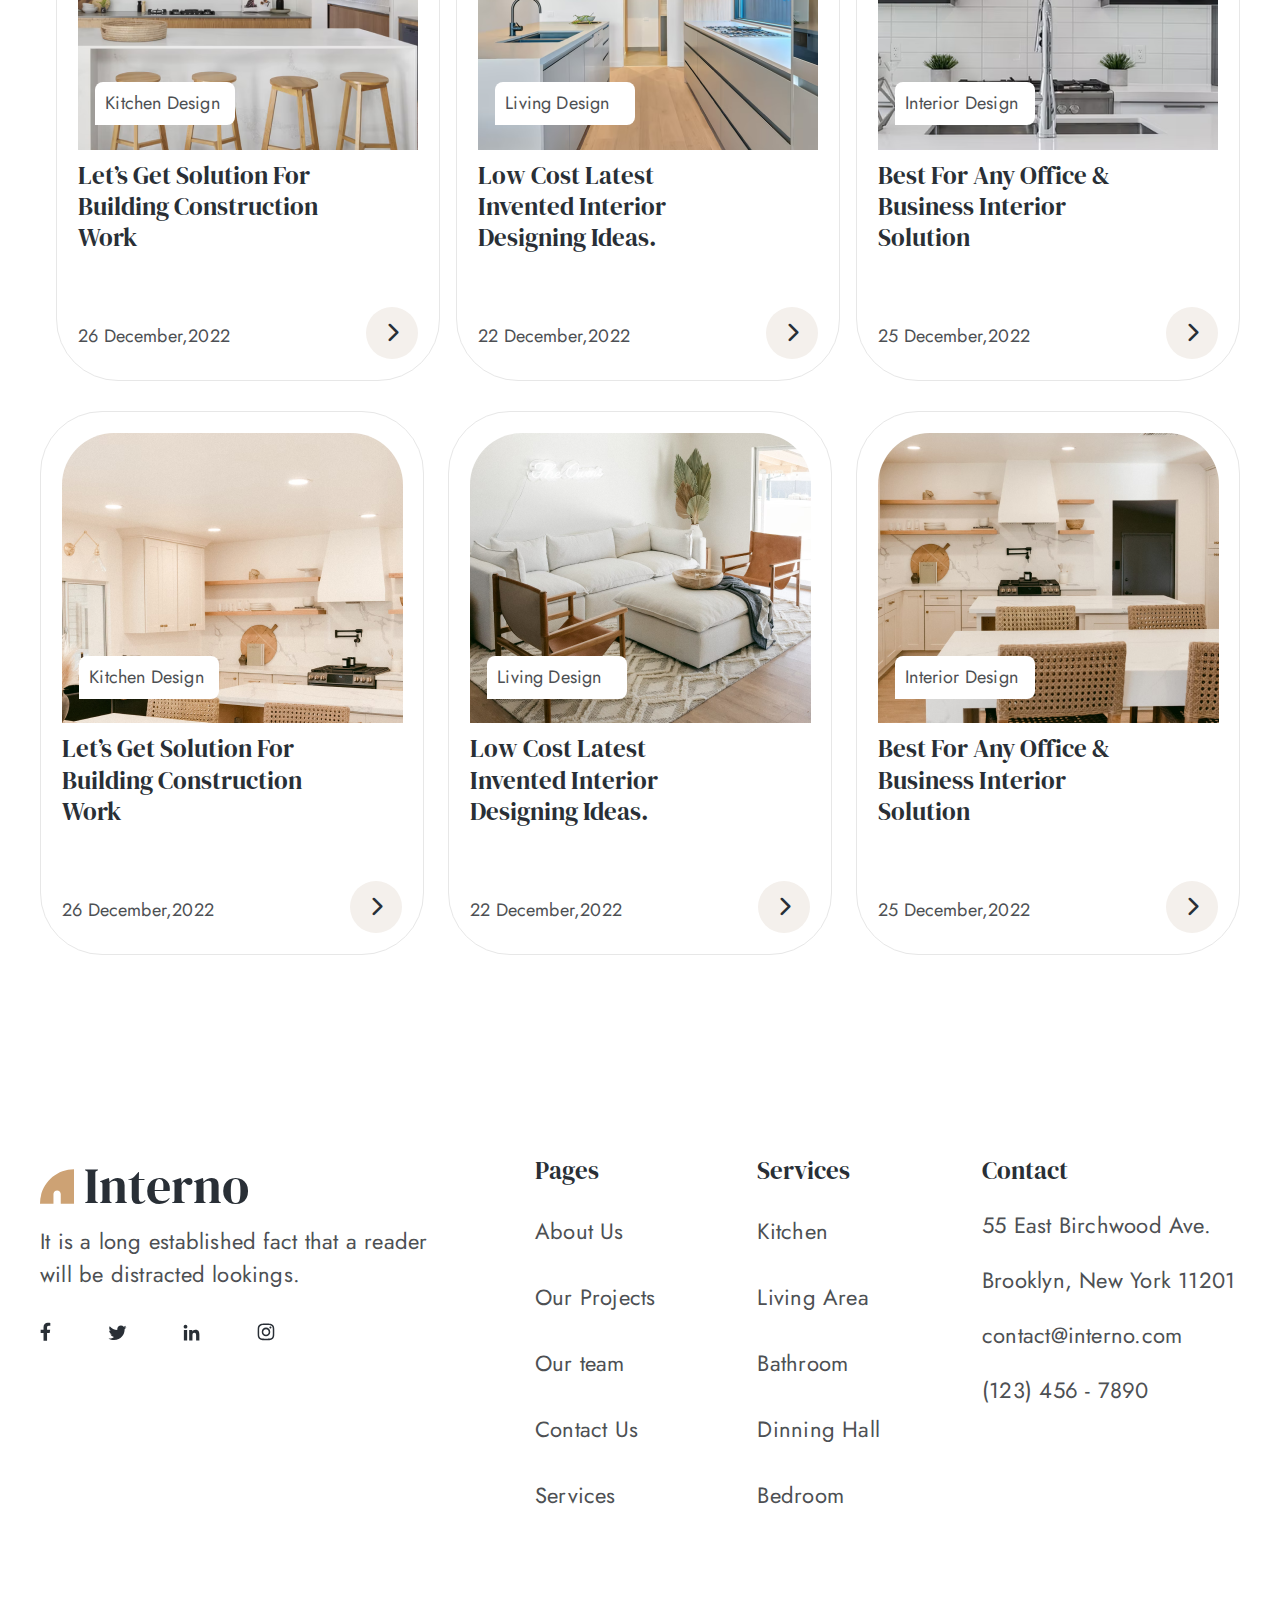
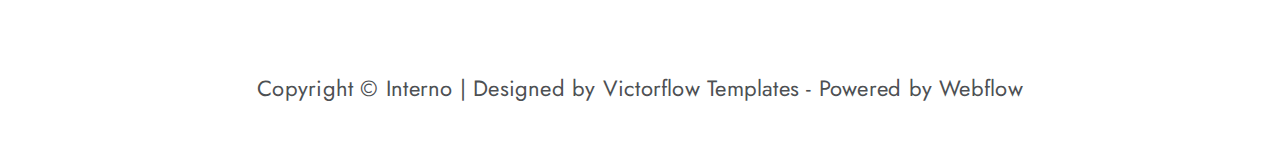
<file: blognews.html>
<!DOCTYPE html>
<html lang="en">
    <head>
        <meta charset="UTF-8" />
        <meta name="viewport" content="width=device-width, initial-scale=1.0" />
        <title>Interno</title>

        <!-- FAVICON -->
        <link
            rel="apple-touch-icon"
            sizes="57x57"
            href="./assets/favicon/apple-icon-57x57.png"
        />
        <link
            rel="apple-touch-icon"
            sizes="60x60"
            href="./assets/favicon/apple-icon-60x60.png"
        />
        <link
            rel="apple-touch-icon"
            sizes="72x72"
            href="./assets/favicon/apple-icon-72x72.png"
        />
        <link
            rel="apple-touch-icon"
            sizes="76x76"
            href="./assets/favicon/apple-icon-76x76.png"
        />
        <link
            rel="apple-touch-icon"
            sizes="114x114"
            href="./assets/favicon/apple-icon-114x114.png"
        />
        <link
            rel="apple-touch-icon"
            sizes="120x120"
            href="./assets/favicon/apple-icon-120x120.png"
        />
        <link
            rel="apple-touch-icon"
            sizes="144x144"
            href="./assets/favicon/apple-icon-144x144.png"
        />
        <link
            rel="apple-touch-icon"
            sizes="152x152"
            href="./assets/favicon/apple-icon-152x152.png"
        />
        <link
            rel="apple-touch-icon"
            sizes="180x180"
            href="./assets/favicon/apple-icon-180x180.png"
        />
        <link
            rel="icon"
            type="image/png"
            sizes="192x192"
            href="./assets/favicon/android-icon-192x192.png"
        />
        <link
            rel="icon"
            type="image/png"
            sizes="32x32"
            href="./assets/favicon/favicon-32x32.png"
        />
        <link
            rel="icon"
            type="image/png"
            sizes="96x96"
            href="./assets/favicon/favicon-96x96.png"
        />
        <link
            rel="icon"
            type="image/png"
            sizes="16x16"
            href="./assets/favicon/favicon-16x16.png"
        />
        <link rel="manifest" href="./assets/favicon/manifest.json" />
        <meta name="msapplication-TileColor" content="#ffffff" />
        <meta
            name="msapplication-TileImage"
            content="./assets/favicon/ms-icon-144x144.png"
        />
        <meta name="theme-color" content="#ffffff" />

        <!-- FONTS -->
        <link rel="preconnect" href="https://fonts.googleapis.com" />
        <link rel="preconnect" href="https://fonts.gstatic.com" crossorigin />
        <link
            href="https://fonts.googleapis.com/css2?family=DM+Serif+Display:ital@0;1&family=Jost:wght@400;500;600;700&display=swap"
            rel="stylesheet"
        />

        <!-- LINK -->
        <link rel="stylesheet" href="./assets/css/reset.css" />
        <link rel="stylesheet" href="./assets/css/style.css" />
        <link rel="stylesheet" href="./assets/css/common.css" />

        <link rel="preconnect" href="https://cdnjs.cloudflare.com" />
        <link
            rel="stylesheet"
            href="https://cdnjs.cloudflare.com/ajax/libs/font-awesome/6.4.0/css/all.min.css"
        />
    </head>
    <body>
        <!-- Navigation -->
        <header class="header">
            <div class="content">
                <div class="row row-center">
                    <a href="#" class="logo-interno">
                        <img src="./assets/img/logo.svg" alt="" class="logo" />
                        <h2>Interno</h2>
                    </a>
                    <div class="navigation">
                        <ul class="menu-nav medium-p">
                            <li><a href="index.html">Home</a></li>
                            <li>
                                <a href="">About</a>
                                <ul class="sub-nav">
                                    <li><a href="aboutus.html">About Us</a></li>
                                    <li>
                                        <a href="pricing.html"
                                            >Pricing & Plan</a
                                        >
                                    </li>
                                </ul>
                            </li>
                            <li><a href="services.html">Services</a></li>
                            <li><a href="project.html">Project</a></li>
                            <li>
                                <a href="">Blog</a>
                                <ul class="sub-nav">
                                    <li>
                                        <a href="blognews.html"
                                            >Articles & News</a
                                        >
                                    </li>
                                    <li>
                                        <a href="professional.html"
                                            >Our Professional</a
                                        >
                                    </li>
                                </ul>
                            </li>
                            <li>
                                <a href="">Contact</a>
                                <ul class="sub-nav">
                                    <li>
                                        <a href="contact.html">Contact Us</a>
                                    </li>
                                    <li><a href="FAQ's.html">Faq’s</a></li>
                                </ul>
                            </li>
                            <li>
                                <a href=""
                                    ><img
                                        src="./assets/img/header-search.svg"
                                        alt=""
                                /></a>
                            </li>
                        </ul>
                    </div>
                </div>
            </div>
        </header>

        <main>
            <div class="banner">
                <img
                    src="./assets/img/banner-blog.png"
                    alt=""
                    class="banner-img"
                />
                <div class="banner-box">
                    <h2 class="banner-nav">Articles & News</h2>
                    <div class="banner-menu large-p">Home / Blog</div>
                </div>
            </div>

            <div class="newest-blog">
                <div class="content">
                    <h2>Newest Post</h2>
                    <a href="blog-details.html" class="row row-center">
                        <img
                            src="./assets/img/newest-blog.png"
                            alt=""
                            class="newest-blog-img"
                        />
                        <div class="newest-blog-info">
                            <h4>Low Cost Latest Invented Interior Designing Ideas</h4>
                            <div class="large-p">Lorem ipsum dolor sit amet, adipiscing Aliquam eu sem vitae turpis 
                                dignissim maximus.posuere in.Contrary to popular belief. </br> </br>Lorem Ipsum is not 
                                simply random text. It has roots in a piece of classica.
                            </div>
                            <div class="row">
                                <div class="homepage-blog-date small-p">
                                    26 December,2022
                                </div>
                                <i
                                    class="fa-solid fa-chevron-right arrow-right"
                                ></i>
                            </div>
                        </div>
                    </div>
                </div>
            </div>

            <div class="articles-news">
                <div class="content">
                    <h2>Articles & News</h2>

                    <div class="row">
                        <a href="blog-details.html" class="homepage-blog-box">
                            <img
                                src="./assets/img/homepage-blog-1.png"
                                alt=""
                                class="homepage-blog-img"
                            />
                            <h4>
                                Let’s Get Solution For Building Construction
                                Work
                            </h4>
                            <div class="row">
                                <div class="homepage-blog-date small-p">
                                    26 December,2022
                                </div>
                                <i
                                    class="fa-solid fa-chevron-right arrow-right"
                                ></i>
                            </div>
                            <div class="homepage-blog-note">
                                <div class="small-p">Kitchen Design</div>
                            </div>
                        </a>
                        <a href="blog-details.html" class="homepage-blog-box">
                            <img
                                src="./assets/img/homepage-blog-2.png"
                                alt=""
                                class="homepage-blog-img"
                            />
                            <h4>
                                Low Cost Latest Invented Interior Designing
                                Ideas.
                            </h4>
                            <div class="row">
                                <div class="homepage-blog-date small-p">
                                    22 December,2022
                                </div>
                                <i
                                    class="fa-solid fa-chevron-right arrow-right"
                                ></i>
                            </div>
                            <div class="homepage-blog-note">
                                <div class="small-p">Living Design</div>
                            </div>
                        </a>
                        <a href="blog-details.html" class="homepage-blog-box">
                            <img
                                src="./assets/img/homepage-blog-3.png"
                                alt=""
                                class="homepage-blog-img"
                            />
                            <h4>
                                Best For Any Office & Business Interior Solution
                            </h4>
                            <div class="row">
                                <div class="homepage-blog-date small-p">
                                    25 December,2022
                                </div>
                                <i
                                    class="fa-solid fa-chevron-right arrow-right"
                                ></i>
                            </div>
                            <div class="homepage-blog-note">
                                <div class="small-p">Interior Design</div>
                            </div>
                        </a>
                    </div>

                    <div class="row">
                        <a href="blog-details.html" class="homepage-blog-box">
                            <img
                                src="./assets/img/articles-4.png"
                                alt=""
                                class="homepage-blog-img"
                            />
                            <h4>
                                Let’s Get Solution For Building Construction
                                Work
                            </h4>
                            <div class="row">
                                <div class="homepage-blog-date small-p">
                                    26 December,2022
                                </div>
                                <i
                                    class="fa-solid fa-chevron-right arrow-right"
                                ></i>
                            </div>
                            <div class="homepage-blog-note">
                                <div class="small-p">Kitchen Design</div>
                            </div>
                        </a>
                        <a href="blog-details.html" class="homepage-blog-box">
                            <img
                                src="./assets/img/articles-5.png"
                                alt=""
                                class="homepage-blog-img"
                            />
                            <h4>
                                Low Cost Latest Invented Interior Designing
                                Ideas.
                            </h4>
                            <div class="row">
                                <div class="homepage-blog-date small-p">
                                    22 December,2022
                                </div>
                                <i
                                    class="fa-solid fa-chevron-right arrow-right"
                                ></i>
                            </div>
                            <div class="homepage-blog-note">
                                <div class="small-p">Living Design</div>
                            </div>
                        </a>
                        <a href="blog-details.html" class="homepage-blog-box">
                            <img
                                src="./assets/img/articles-6.png"
                                alt=""
                                class="homepage-blog-img"
                            />
                            <h4>
                                Best For Any Office & Business Interior Solution
                            </h4>
                            <div class="row">
                                <div class="homepage-blog-date small-p">
                                    25 December,2022
                                </div>
                                <i
                                    class="fa-solid fa-chevron-right arrow-right"
                                ></i>
                            </div>
                            <div class="homepage-blog-note">
                                <div class="small-p">Interior Design</div>
                            </div>
                        </a>
                    </div>

                </div>
            </div>
        </main>
        <!-- Footer -->
        <footer id="contact" class="footer">
            <div class="content">
                <div class="row">
                    <div class="footer-column footer-column-heading">
                        <div class="logo-interno">
                            <img
                                src="./assets/img/logo.svg"
                                alt=""
                                class="logo"
                            />
                            <h2>Interno</h2>
                        </div>
                        <p class="large-p">
                            It is a long established fact that a reader will be
                            distracted lookings.
                        </p>
                        <div class="footer-icon">
                            <img
                                src="./assets/img/footer-facebook.svg"
                                alt=""
                                class="footer-social-link"
                            />
                            <img
                                src="./assets/img/footer-twitter.svg"
                                alt=""
                                class="footer-social-link"
                            />
                            <img
                                src="./assets/img/footer-linkedln.svg"
                                alt=""
                                class="footer-social-link"
                            />
                            <img
                                src="./assets/img/footer-instagram.svg"
                                alt=""
                                class="footer-social-link"
                            />
                        </div>
                    </div>
                    <div class="footer-column">
                        <h4 class="footer-heading">Pages</h4>
                        <ul class="footer-list">
                            <li class="footer-item">
                                <a href="#!">About Us</a>
                            </li>
                            <li class="footer-item">
                                <a href="#!">Our Projects</a>
                            </li>
                            <li class="footer-item">
                                <a href="#!">Our team</a>
                            </li>
                            <li class="footer-item">
                                <a href="#!">Contact Us</a>
                            </li>
                            <li class="footer-item">
                                <a href="#!">Services</a>
                            </li>
                        </ul>
                    </div>
                    <div class="footer-column">
                        <h4 class="footer-heading">Services</h4>
                        <ul class="footer-list">
                            <li class="footer-item">
                                <a href="#!">Kitchen</a>
                            </li>
                            <li class="footer-item">
                                <a href="#!">Living Area</a>
                            </li>
                            <li class="footer-item">
                                <a href="#!">Bathroom</a>
                            </li>
                            <li class="footer-item">
                                <a href="#!">Dinning Hall</a>
                            </li>
                            <li class="footer-item">
                                <a href="#!">Bedroom</a>
                            </li>
                        </ul>
                    </div>
                    <div class="footer-column footer-column-contact">
                        <h4 class="footer-heading">Contact</h4>
                        <ul class="footer-list">
                            <li class="footer-item-contact">
                                <a href="#!"
                                    >55 East Birchwood Ave. Brooklyn, New York
                                    11201</a
                                >
                            </li>
                            <li class="footer-item-contact">
                                <a href="#!">contact@interno.com</a>
                            </li>
                            <li class="footer-item-contact">
                                <a href="#!">(123) 456 - 7890</a>
                            </li>
                        </ul>
                    </div>
                </div>
                <div class="footer-row">
                    <p class="copyright large-p">
                        Copyright © Interno | Designed by Victorflow Templates -
                        Powered by Webflow
                    </p>
                </div>
            </div>
        </footer>
    </body>
</html>
</file>
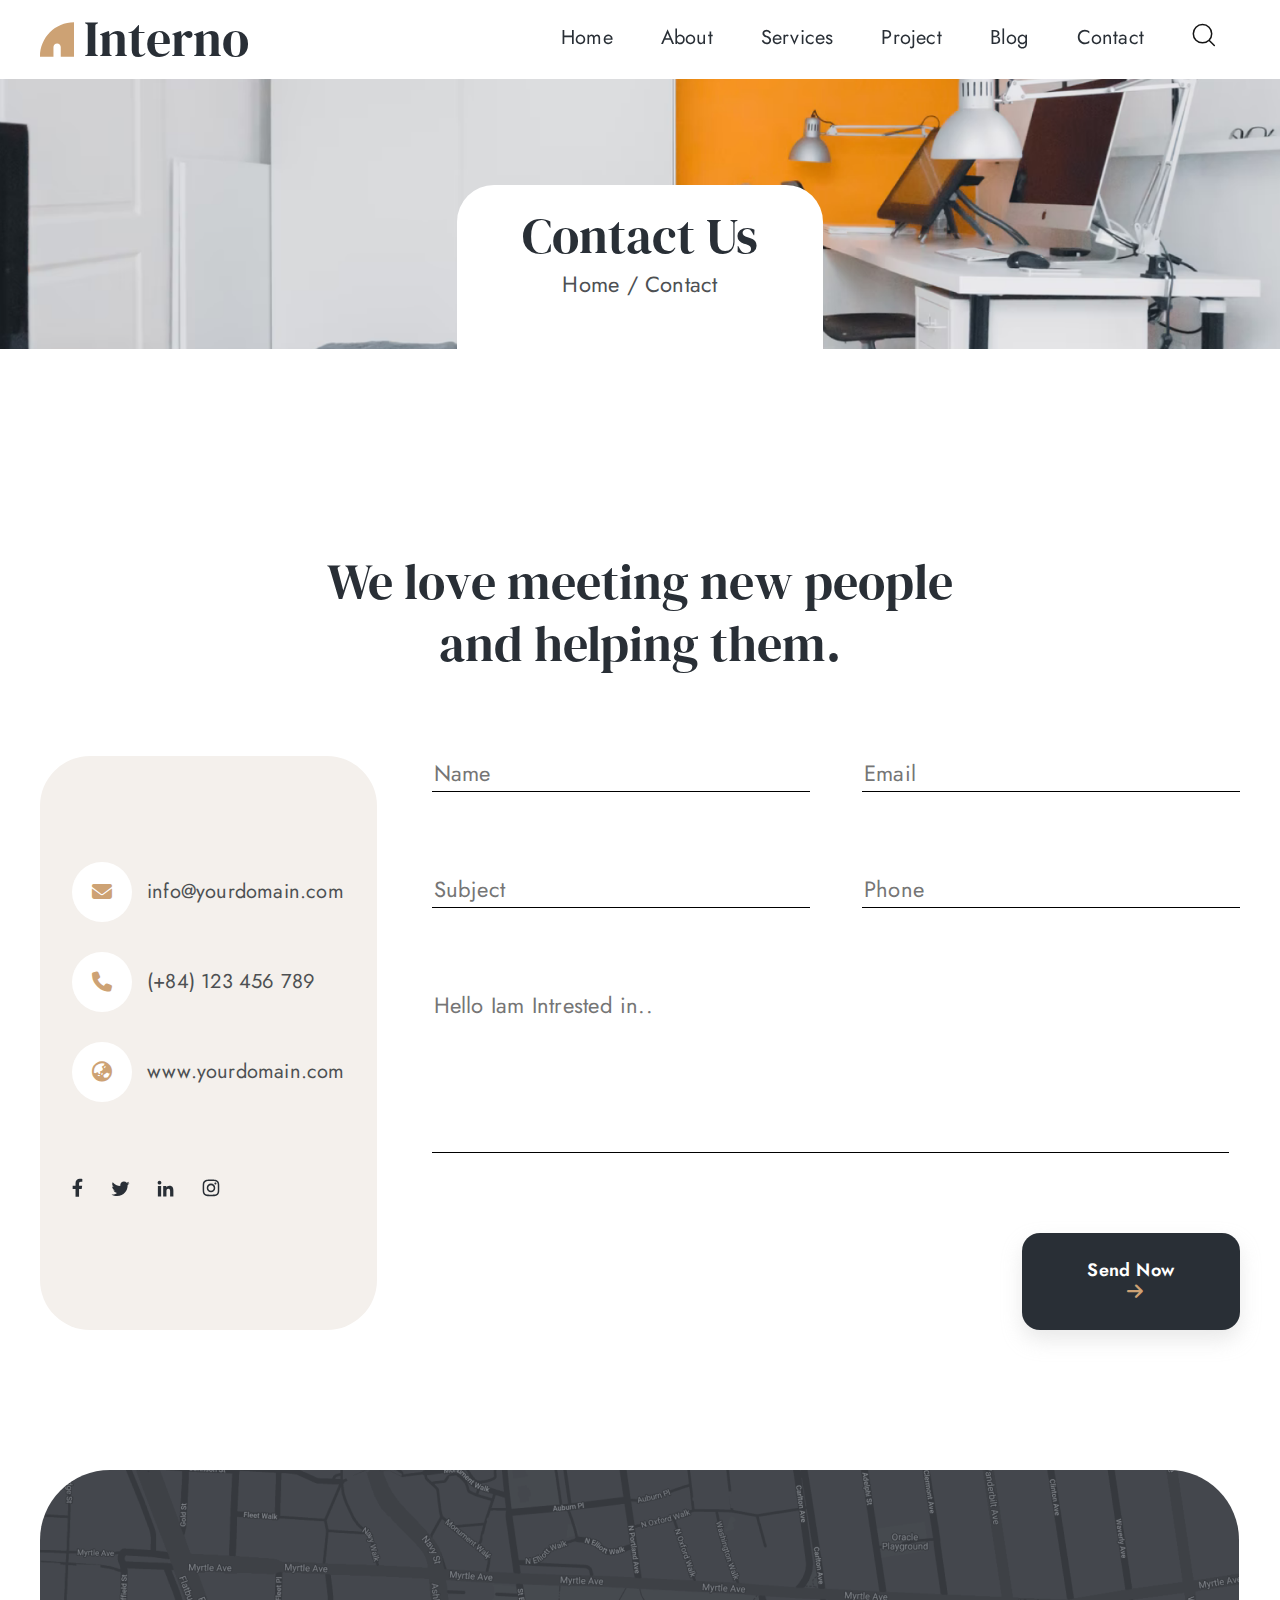
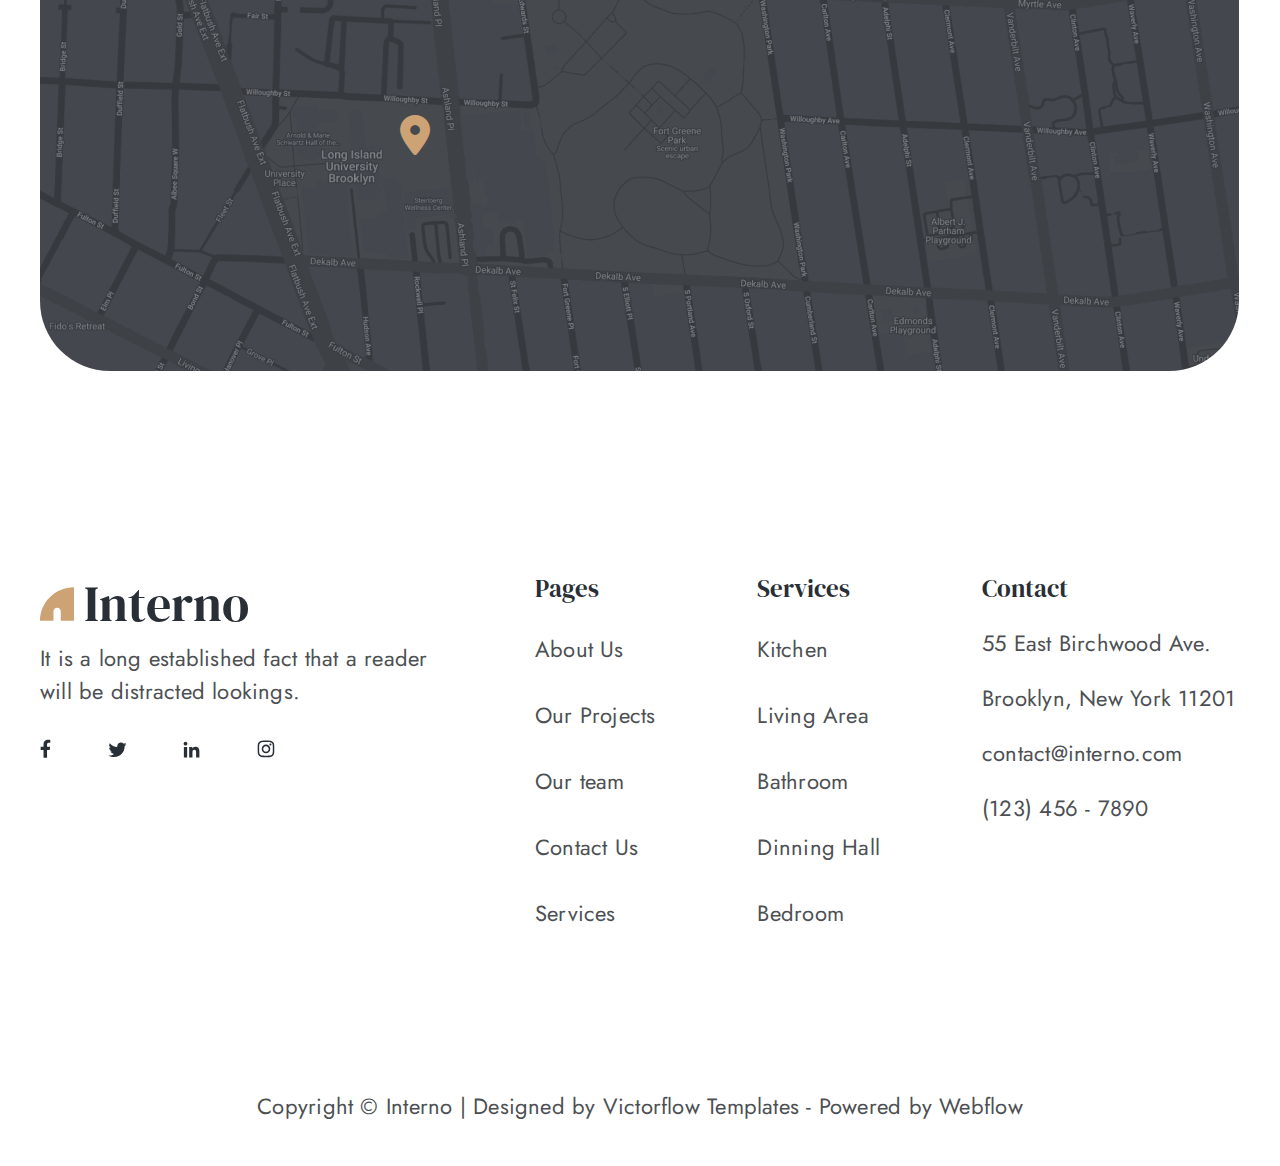
<file: contact.html>
<!DOCTYPE html>
<html lang="en">
    <head>
        <meta charset="UTF-8" />
        <meta name="viewport" content="width=device-width, initial-scale=1.0" />
        <title>Interno</title>

        <!-- FAVICON -->
        <link
            rel="apple-touch-icon"
            sizes="57x57"
            href="./assets/favicon/apple-icon-57x57.png"
        />
        <link
            rel="apple-touch-icon"
            sizes="60x60"
            href="./assets/favicon/apple-icon-60x60.png"
        />
        <link
            rel="apple-touch-icon"
            sizes="72x72"
            href="./assets/favicon/apple-icon-72x72.png"
        />
        <link
            rel="apple-touch-icon"
            sizes="76x76"
            href="./assets/favicon/apple-icon-76x76.png"
        />
        <link
            rel="apple-touch-icon"
            sizes="114x114"
            href="./assets/favicon/apple-icon-114x114.png"
        />
        <link
            rel="apple-touch-icon"
            sizes="120x120"
            href="./assets/favicon/apple-icon-120x120.png"
        />
        <link
            rel="apple-touch-icon"
            sizes="144x144"
            href="./assets/favicon/apple-icon-144x144.png"
        />
        <link
            rel="apple-touch-icon"
            sizes="152x152"
            href="./assets/favicon/apple-icon-152x152.png"
        />
        <link
            rel="apple-touch-icon"
            sizes="180x180"
            href="./assets/favicon/apple-icon-180x180.png"
        />
        <link
            rel="icon"
            type="image/png"
            sizes="192x192"
            href="./assets/favicon/android-icon-192x192.png"
        />
        <link
            rel="icon"
            type="image/png"
            sizes="32x32"
            href="./assets/favicon/favicon-32x32.png"
        />
        <link
            rel="icon"
            type="image/png"
            sizes="96x96"
            href="./assets/favicon/favicon-96x96.png"
        />
        <link
            rel="icon"
            type="image/png"
            sizes="16x16"
            href="./assets/favicon/favicon-16x16.png"
        />
        <link rel="manifest" href="./assets/favicon/manifest.json" />
        <meta name="msapplication-TileColor" content="#ffffff" />
        <meta
            name="msapplication-TileImage"
            content="./assets/favicon/ms-icon-144x144.png"
        />
        <meta name="theme-color" content="#ffffff" />

        <!-- FONTS -->
        <link rel="preconnect" href="https://fonts.googleapis.com" />
        <link rel="preconnect" href="https://fonts.gstatic.com" crossorigin />
        <link
            href="https://fonts.googleapis.com/css2?family=DM+Serif+Display:ital@0;1&family=Jost:wght@400;500;600;700&display=swap"
            rel="stylesheet"
        />

        <!-- LINK -->
        <link rel="stylesheet" href="./assets/css/reset.css" />
        <link rel="stylesheet" href="./assets/css/style.css" />
        <link rel="stylesheet" href="./assets/css/common.css" />

        <link rel="preconnect" href="https://cdnjs.cloudflare.com" />
        <link
            rel="stylesheet"
            href="https://cdnjs.cloudflare.com/ajax/libs/font-awesome/6.4.0/css/all.min.css"
        />
    </head>
    <body>
        <!-- Navigation -->
        <header class="header">
            <div class="content">
                <div class="row row-center">
                    <a href="#" class="logo-interno">
                        <img src="./assets/img/logo.svg" alt="" class="logo" />
                        <h2>Interno</h2>
                    </a>
                    <div class="navigation">
                        <ul class="menu-nav medium-p">
                            <li><a href="index.html">Home</a></li>
                            <li>
                                <a href="">About</a>
                                <ul class="sub-nav">
                                    <li><a href="aboutus.html">About Us</a></li>
                                    <li>
                                        <a href="pricing.html"
                                            >Pricing & Plan</a
                                        >
                                    </li>
                                </ul>
                            </li>
                            <li><a href="services.html">Services</a></li>
                            <li><a href="project.html">Project</a></li>
                            <li>
                                <a href="">Blog</a>
                                <ul class="sub-nav">
                                    <li>
                                        <a href="blognews.html"
                                            >Articles & News</a
                                        >
                                    </li>
                                    <li>
                                        <a href="professional.html"
                                            >Our Professional</a
                                        >
                                    </li>
                                </ul>
                            </li>
                            <li>
                                <a href="">Contact</a>
                                <ul class="sub-nav">
                                    <li>
                                        <a href="contact.html">Contact Us</a>
                                    </li>
                                    <li><a href="FAQ's.html">Faq’s</a></li>
                                </ul>
                            </li>
                            <li>
                                <a href=""
                                    ><img
                                        src="./assets/img/header-search.svg"
                                        alt=""
                                /></a>
                            </li>
                        </ul>
                    </div>
                </div>
            </div>
        </header>
        <main>
            <div class="banner">
                <img
                    src="./assets/img/banner-contactus.png"
                    alt=""
                    class="banner-img"
                />
                <div class="banner-box">
                    <h2 class="banner-nav">Contact Us</h2>
                    <div class="banner-menu large-p">Home / Contact</div>
                </div>
            </div>

            <div class="contact-us">
                <div class="content">
                    <h2>We love meeting new people and helping them.</h2>
                    <div class="row">
                        <div class="contact-us-info">
                            <div class="prosingle-social">
                                <i class="fa-solid fa-envelope"></i>
                                <div class="prosingle-info medium-p">
                                    info@yourdomain.com
                                </div>
                            </div>
                            <div class="prosingle-social">
                                <i class="fa-solid fa-phone"></i>
                                <div class="prosingle-info medium-p">
                                    (+84) 123 456 789
                                </div>
                            </div>
                            <div class="prosingle-social">
                                <i class="fa-solid fa-earth-asia"></i>
                                <div class="prosingle-info medium-p">
                                    www.yourdomain.com
                                </div>
                            </div>
                            <div class="footer-icon">
                                <img
                                    src="./assets/img/footer-facebook.svg"
                                    alt=""
                                    class="footer-social-link"
                                />
                                <img
                                    src="./assets/img/footer-twitter.svg"
                                    alt=""
                                    class="footer-social-link"
                                />
                                <img
                                    src="./assets/img/footer-linkedln.svg"
                                    alt=""
                                    class="footer-social-link"
                                />
                                <img
                                    src="./assets/img/footer-instagram.svg"
                                    alt=""
                                    class="footer-social-link"
                                />
                            </div>
                        </div>

                        <div class="text-contact">
                            <div class="row">
                                <input
                                    type="text"
                                    placeholder="Name"
                                    class="text-contact-name large-p"
                                />
                                <input
                                    type="text"
                                    placeholder="Email"
                                    class="text-contact-email large-p"
                                />
                            </div>
                            <div class="row">
                                <input
                                    type="text"
                                    placeholder="Subject"
                                    class="text-contact-sbj large-p"
                                />
                                <input
                                    type="text"
                                    placeholder="Phone"
                                    class="text-contact-phone large-p"
                                />
                            </div>
                            <input
                                type="text"
                                placeholder="Hello Iam Intrested in.."
                                class="team-contact-mess large-p"
                                style="width: 797px"
                            />
                            <div class="btn-default">
                                Send Now<i class="fa-solid fa-arrow-right"></i>
                            </div>
                        </div>
                    </div>
                </div>
            </div>

            <div class="content content-map">
                <img
                    src="./assets/img/contact-us-map.png"
                    alt=""
                    class="contact-us-map"
                />
                <i class="fa-solid fa-location-dot"></i>
            </div>
        </main>

        <!-- Footer -->
        <footer id="contact" class="footer">
            <div class="content">
                <div class="row">
                    <div class="footer-column footer-column-heading">
                        <div class="logo-interno">
                            <img
                                src="./assets/img/logo.svg"
                                alt=""
                                class="logo"
                            />
                            <h2>Interno</h2>
                        </div>
                        <p class="large-p">
                            It is a long established fact that a reader will be
                            distracted lookings.
                        </p>
                        <div class="footer-icon">
                            <img
                                src="./assets/img/footer-facebook.svg"
                                alt=""
                                class="footer-social-link"
                            />
                            <img
                                src="./assets/img/footer-twitter.svg"
                                alt=""
                                class="footer-social-link"
                            />
                            <img
                                src="./assets/img/footer-linkedln.svg"
                                alt=""
                                class="footer-social-link"
                            />
                            <img
                                src="./assets/img/footer-instagram.svg"
                                alt=""
                                class="footer-social-link"
                            />
                        </div>
                    </div>
                    <div class="footer-column">
                        <h4 class="footer-heading">Pages</h4>
                        <ul class="footer-list">
                            <li class="footer-item">
                                <a href="#!">About Us</a>
                            </li>
                            <li class="footer-item">
                                <a href="#!">Our Projects</a>
                            </li>
                            <li class="footer-item">
                                <a href="#!">Our team</a>
                            </li>
                            <li class="footer-item">
                                <a href="#!">Contact Us</a>
                            </li>
                            <li class="footer-item">
                                <a href="#!">Services</a>
                            </li>
                        </ul>
                    </div>
                    <div class="footer-column">
                        <h4 class="footer-heading">Services</h4>
                        <ul class="footer-list">
                            <li class="footer-item">
                                <a href="#!">Kitchen</a>
                            </li>
                            <li class="footer-item">
                                <a href="#!">Living Area</a>
                            </li>
                            <li class="footer-item">
                                <a href="#!">Bathroom</a>
                            </li>
                            <li class="footer-item">
                                <a href="#!">Dinning Hall</a>
                            </li>
                            <li class="footer-item">
                                <a href="#!">Bedroom</a>
                            </li>
                        </ul>
                    </div>
                    <div class="footer-column footer-column-contact">
                        <h4 class="footer-heading">Contact</h4>
                        <ul class="footer-list">
                            <li class="footer-item-contact">
                                <a href="#!"
                                    >55 East Birchwood Ave. Brooklyn, New York
                                    11201</a
                                >
                            </li>
                            <li class="footer-item-contact">
                                <a href="#!">contact@interno.com</a>
                            </li>
                            <li class="footer-item-contact">
                                <a href="#!">(123) 456 - 7890</a>
                            </li>
                        </ul>
                    </div>
                </div>
                <div class="footer-row">
                    <p class="copyright large-p">
                        Copyright © Interno | Designed by Victorflow Templates -
                        Powered by Webflow
                    </p>
                </div>
            </div>
        </footer>
    </body>
</html>
</file>
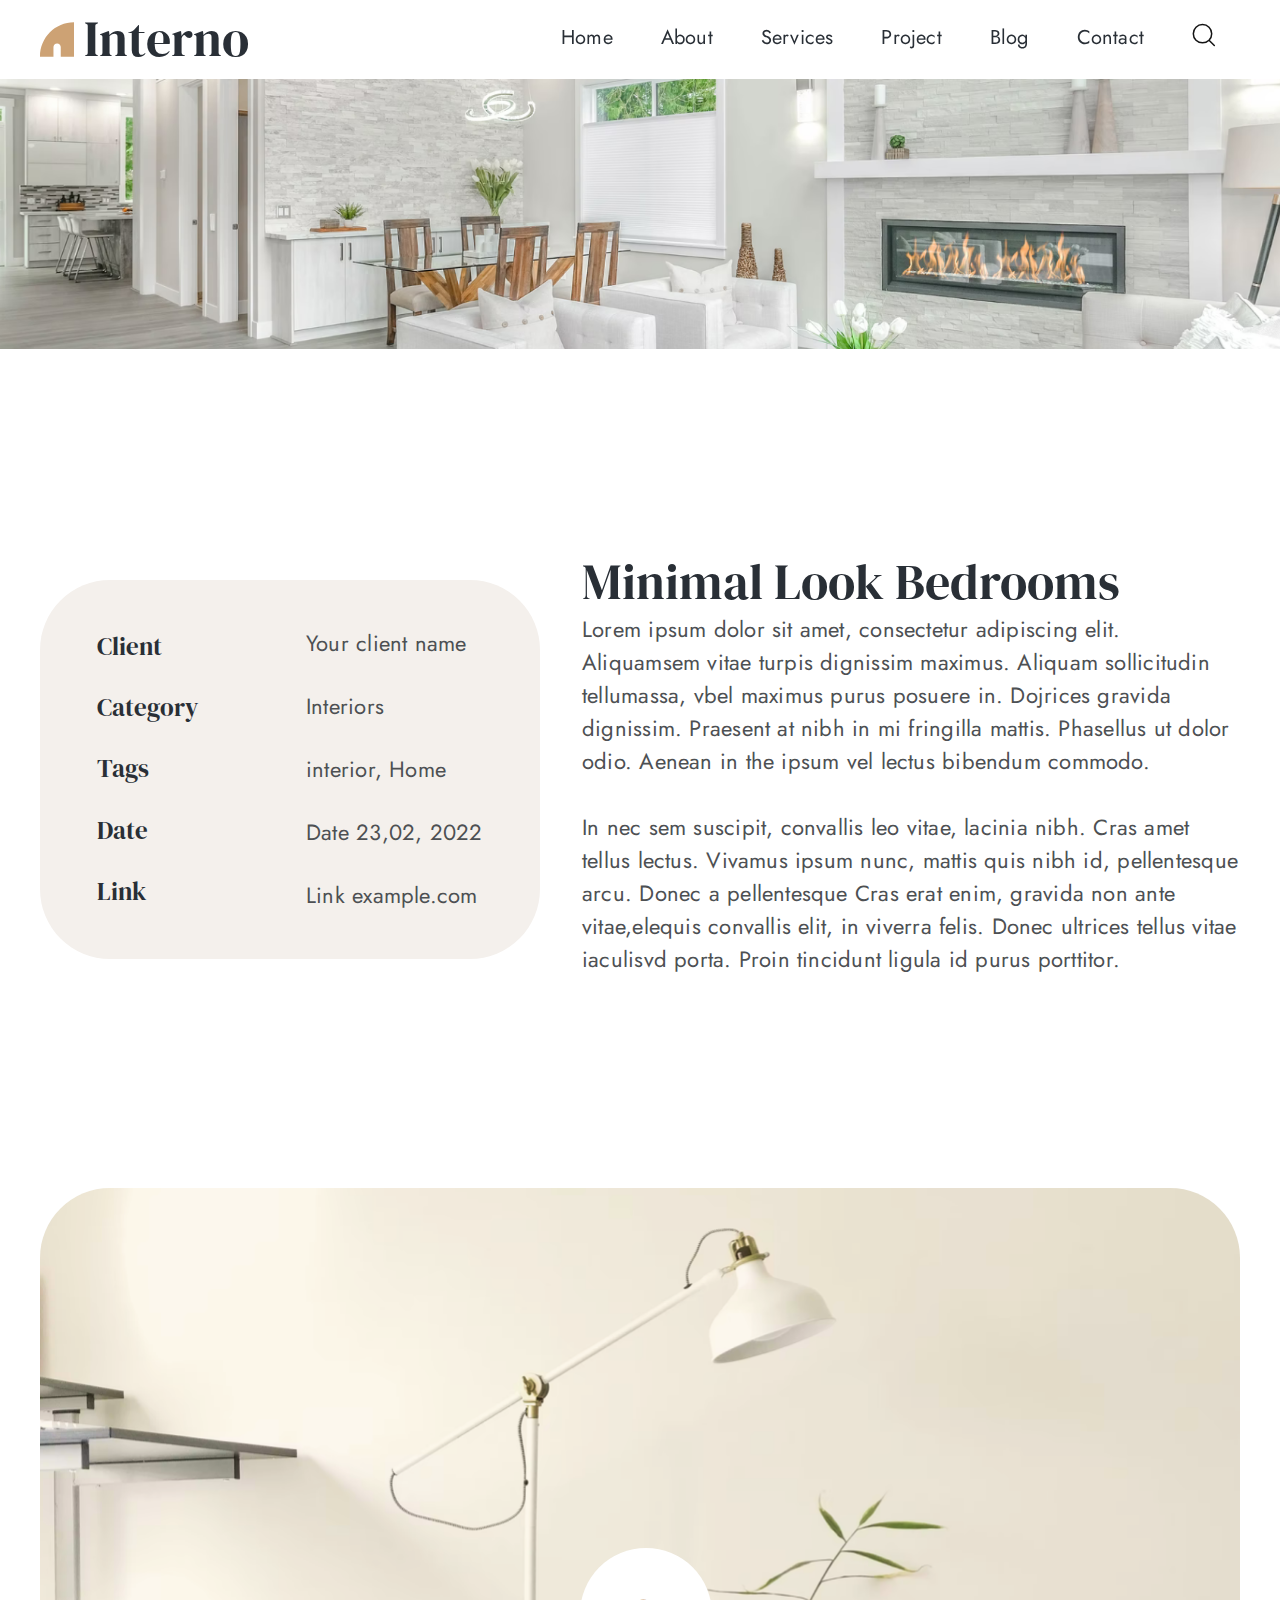
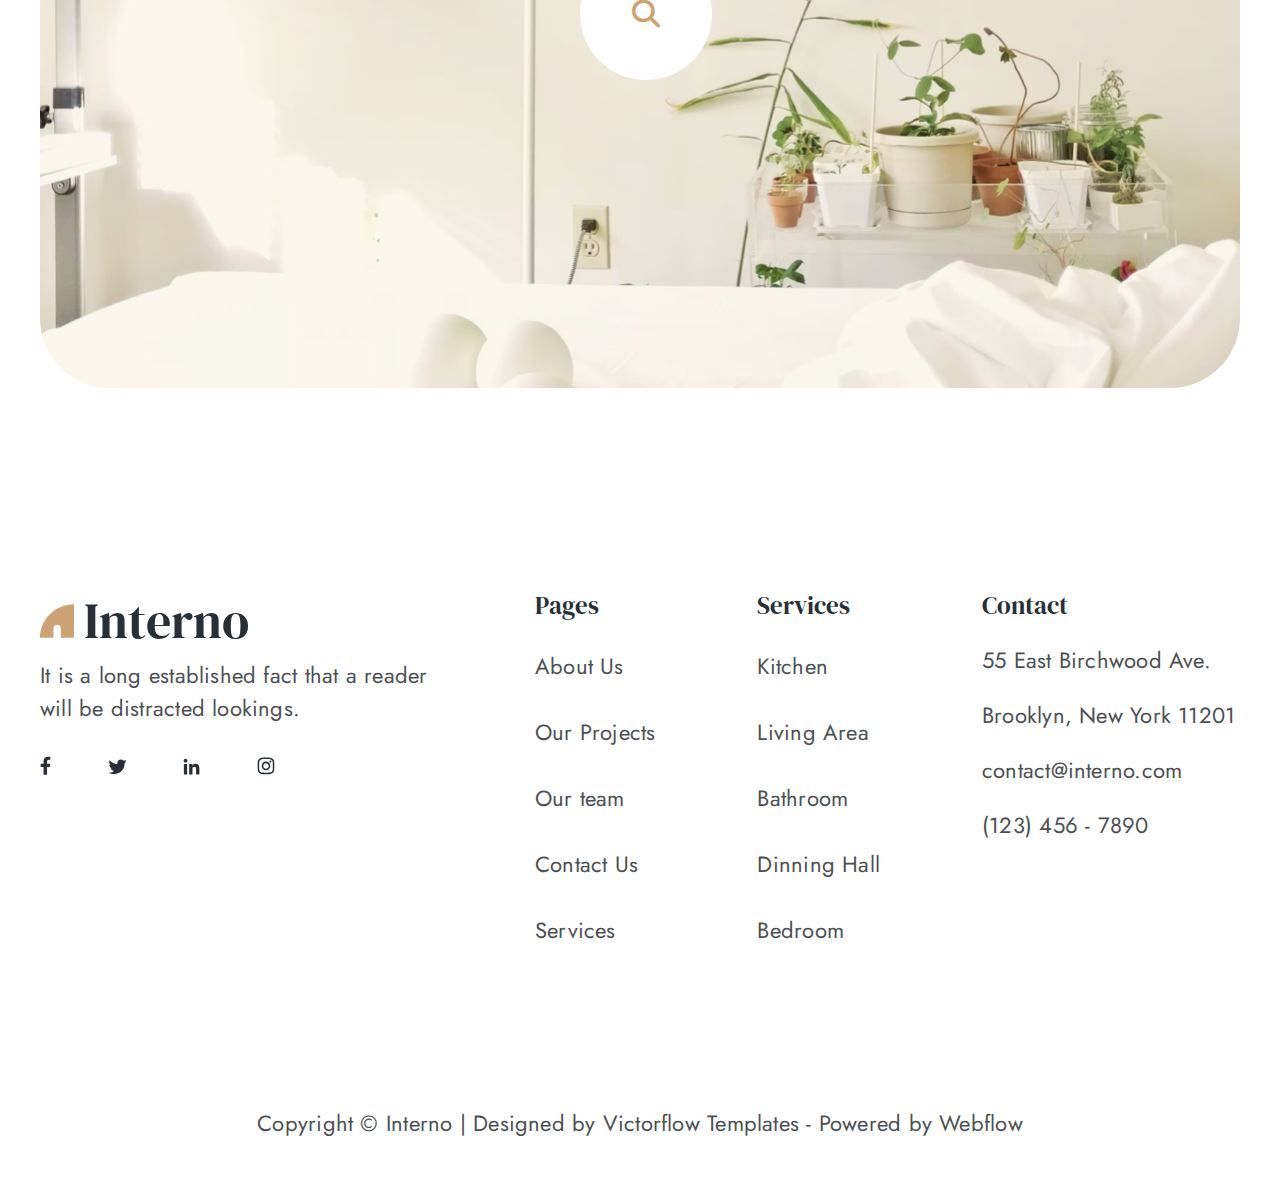
<file: detail-project.html>
<!DOCTYPE html>
<html lang="en">
    <head>
        <meta charset="UTF-8" />
        <meta name="viewport" content="width=device-width, initial-scale=1.0" />
        <title>Interno</title>

        <!-- FAVICON -->
        <link
            rel="apple-touch-icon"
            sizes="57x57"
            href="./assets/favicon/apple-icon-57x57.png"
        />
        <link
            rel="apple-touch-icon"
            sizes="60x60"
            href="./assets/favicon/apple-icon-60x60.png"
        />
        <link
            rel="apple-touch-icon"
            sizes="72x72"
            href="./assets/favicon/apple-icon-72x72.png"
        />
        <link
            rel="apple-touch-icon"
            sizes="76x76"
            href="./assets/favicon/apple-icon-76x76.png"
        />
        <link
            rel="apple-touch-icon"
            sizes="114x114"
            href="./assets/favicon/apple-icon-114x114.png"
        />
        <link
            rel="apple-touch-icon"
            sizes="120x120"
            href="./assets/favicon/apple-icon-120x120.png"
        />
        <link
            rel="apple-touch-icon"
            sizes="144x144"
            href="./assets/favicon/apple-icon-144x144.png"
        />
        <link
            rel="apple-touch-icon"
            sizes="152x152"
            href="./assets/favicon/apple-icon-152x152.png"
        />
        <link
            rel="apple-touch-icon"
            sizes="180x180"
            href="./assets/favicon/apple-icon-180x180.png"
        />
        <link
            rel="icon"
            type="image/png"
            sizes="192x192"
            href="./assets/favicon/android-icon-192x192.png"
        />
        <link
            rel="icon"
            type="image/png"
            sizes="32x32"
            href="./assets/favicon/favicon-32x32.png"
        />
        <link
            rel="icon"
            type="image/png"
            sizes="96x96"
            href="./assets/favicon/favicon-96x96.png"
        />
        <link
            rel="icon"
            type="image/png"
            sizes="16x16"
            href="./assets/favicon/favicon-16x16.png"
        />
        <link rel="manifest" href="./assets/favicon/manifest.json" />
        <meta name="msapplication-TileColor" content="#ffffff" />
        <meta
            name="msapplication-TileImage"
            content="./assets/favicon/ms-icon-144x144.png"
        />
        <meta name="theme-color" content="#ffffff" />

        <!-- FONTS -->
        <link rel="preconnect" href="https://fonts.googleapis.com" />
        <link rel="preconnect" href="https://fonts.gstatic.com" crossorigin />
        <link
            href="https://fonts.googleapis.com/css2?family=DM+Serif+Display:ital@0;1&family=Jost:wght@400;600;700&display=swap"
            rel="stylesheet"
        />

        <!-- LINK -->
        <link rel="stylesheet" href="./assets/css/reset.css" />
        <link rel="stylesheet" href="./assets/css/style.css" />
        <link rel="stylesheet" href="./assets/css/common.css" />

        <link rel="preconnect" href="https://cdnjs.cloudflare.com" />
        <link
            rel="stylesheet"
            href="https://cdnjs.cloudflare.com/ajax/libs/font-awesome/6.4.0/css/all.min.css"
        />
    </head>
    <body>
        <!-- Navigation -->
        <header class="header">
            <div class="content">
                <div class="row row-center">
                    <a href="#" class="logo-interno">
                        <img src="./assets/img/logo.svg" alt="" class="logo" />
                        <h2>Interno</h2>
                    </a>
                    <div class="navigation">
                        <ul class="menu-nav medium-p">
                            <li><a href="index.html">Home</a></li>
                            <li>
                                <a href="">About</a>
                                <ul class="sub-nav">
                                    <li><a href="aboutus.html">About Us</a></li>
                                    <li>
                                        <a href="pricing.html"
                                            >Pricing & Plan</a
                                        >
                                    </li>
                                </ul>
                            </li>
                            <li><a href="services.html">Services</a></li>
                            <li><a href="project.html">Project</a></li>
                            <li>
                                <a href="">Blog</a>
                                <ul class="sub-nav">
                                    <li>
                                        <a href="blognews.html"
                                            >Articles & News</a
                                        >
                                    </li>
                                    <li>
                                        <a href="professional.html"
                                            >Our Professional</a
                                        >
                                    </li>
                                </ul>
                            </li>
                            <li>
                                <a href="">Contact</a>
                                <ul class="sub-nav">
                                    <li>
                                        <a href="contact.html">Contact Us</a>
                                    </li>
                                    <li><a href="FAQ's.html">Faq’s</a></li>
                                </ul>
                            </li>
                            <li>
                                <a href=""
                                    ><img
                                        src="./assets/img/header-search.svg"
                                        alt=""
                                /></a>
                            </li>
                        </ul>
                    </div>
                </div>
            </div>
        </header>

        <main>
            <div class="banner">
                <img
                    src="./assets/img/img-detailproject.png"
                    alt=""
                    class="banner-img"
                />
            </div>

            <div class="projects-detail">
                <div class="content">
                    <div class="detail">
                        <div class="desc-detail">
                            <div class="detail-title">
                                <h4 class="title">Client</h4>
                                <h4 class="title">Category</h4>
                                <h4 class="title">Tags</h4>
                                <h4 class="title">Date</h4>
                                <h4 class="title">Link</h4>
                            </div>
                            <div class="detail-info">
                                <p class="large-p">Your client name</p>
                                <p class="large-p">Interiors</p>
                                <p class="large-p">interior, Home</p>
                                <p class="large-p">Date 23,02, 2022</p>
                                <p class="large-p">Link example.com</p>
                            </div>
                        </div>

                        <div class="content-detail">
                            <h2 class="heading-detail">
                                Minimal Look Bedrooms
                            </h2>
                            <p class="large-p">
                                Lorem ipsum dolor sit amet, consectetur
                                adipiscing elit. Aliquamsem vitae turpis
                                dignissim maximus. Aliquam sollicitudin
                                tellumassa, vbel maximus purus posuere in.
                                Dojrices gravida dignissim. Praesent at nibh in
                                mi fringilla mattis. Phasellus ut dolor odio.
                                Aenean in the ipsum vel lectus bibendum commodo.
                                <br />
                                <br />In nec sem suscipit, convallis leo vitae,
                                lacinia nibh. Cras amet tellus lectus. Vivamus
                                ipsum nunc, mattis quis nibh id, pellentesque
                                arcu. Donec a pellentesque Cras erat enim,
                                gravida non ante vitae,elequis convallis elit,
                                in viverra felis. Donec ultrices tellus vitae
                                iaculisvd porta. Proin tincidunt ligula id purus
                                porttitor.
                            </p>
                        </div>
                    </div>

                    <div class="image-search">
                        <img
                            src="./assets/img/img-detailsearch.png"
                            alt=""
                            class="thumb-detail"
                        />
                        <div class="icon-search">
                            <i class="fa-solid fa-magnifying-glass"></i>
                        </div>
                    </div>
                </div>
            </div>
        </main>

        <!-- Footer -->
        <footer class="footer">
            <div class="content">
                <div class="row">
                    <div class="footer-column footer-column-heading">
                        <div class="logo-interno">
                            <img
                                src="./assets/img/logo.svg"
                                alt=""
                                class="logo"
                            />
                            <h2>Interno</h2>
                        </div>
                        <p class="large-p">
                            It is a long established fact that a reader will be
                            distracted lookings.
                        </p>
                        <div class="footer-icon">
                            <img
                                src="./assets/img/footer-facebook.svg"
                                alt=""
                                class="footer-social-link"
                            />
                            <img
                                src="./assets/img/footer-twitter.svg"
                                alt=""
                                class="footer-social-link"
                            />
                            <img
                                src="./assets/img/footer-linkedln.svg"
                                alt=""
                                class="footer-social-link"
                            />
                            <img
                                src="./assets/img/footer-instagram.svg"
                                alt=""
                                class="footer-social-link"
                            />
                        </div>
                    </div>
                    <div class="footer-column">
                        <h4 class="footer-heading">Pages</h4>
                        <ul class="footer-list">
                            <li class="footer-item">
                                <a href="#!">About Us</a>
                            </li>
                            <li class="footer-item">
                                <a href="#!">Our Projects</a>
                            </li>
                            <li class="footer-item">
                                <a href="#!">Our team</a>
                            </li>
                            <li class="footer-item">
                                <a href="#!">Contact Us</a>
                            </li>
                            <li class="footer-item">
                                <a href="#!">Services</a>
                            </li>
                        </ul>
                    </div>
                    <div class="footer-column">
                        <h4 class="footer-heading">Services</h4>
                        <ul class="footer-list">
                            <li class="footer-item">
                                <a href="#!">Kitchen</a>
                            </li>
                            <li class="footer-item">
                                <a href="#!">Living Area</a>
                            </li>
                            <li class="footer-item">
                                <a href="#!">Bathroom</a>
                            </li>
                            <li class="footer-item">
                                <a href="#!">Dinning Hall</a>
                            </li>
                            <li class="footer-item">
                                <a href="#!">Bedroom</a>
                            </li>
                        </ul>
                    </div>
                    <div class="footer-column footer-column-contact">
                        <h4 class="footer-heading">Contact</h4>
                        <ul class="footer-list">
                            <li class="footer-item-contact">
                                <a href="#!"
                                    >55 East Birchwood Ave. Brooklyn, New York
                                    11201</a
                                >
                            </li>
                            <li class="footer-item-contact">
                                <a href="#!">contact@interno.com</a>
                            </li>
                            <li class="footer-item-contact">
                                <a href="#!">(123) 456 - 7890</a>
                            </li>
                        </ul>
                    </div>
                </div>
                <div class="footer-row">
                    <p class="copyright large-p">
                        Copyright © Interno | Designed by Victorflow Templates -
                        Powered by Webflow
                    </p>
                </div>
            </div>
        </footer>
    </body>
</html>
</file>
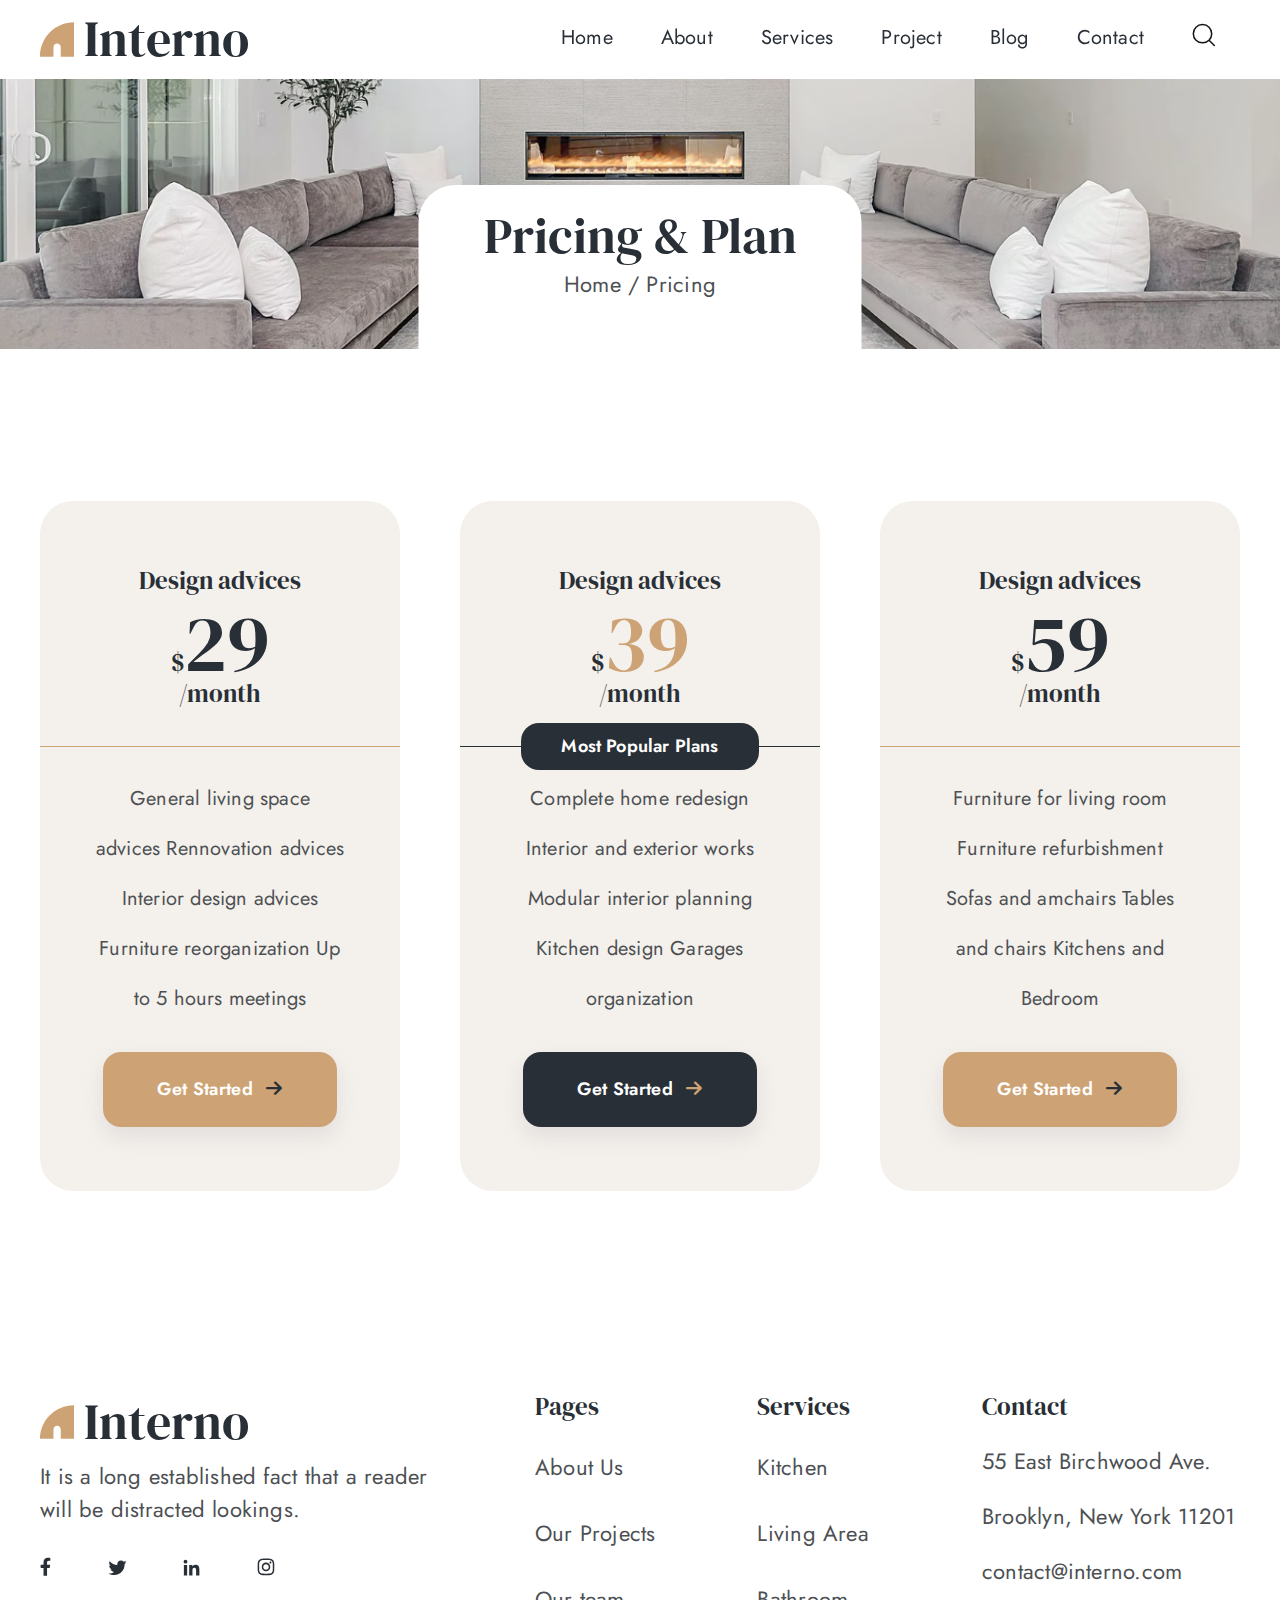
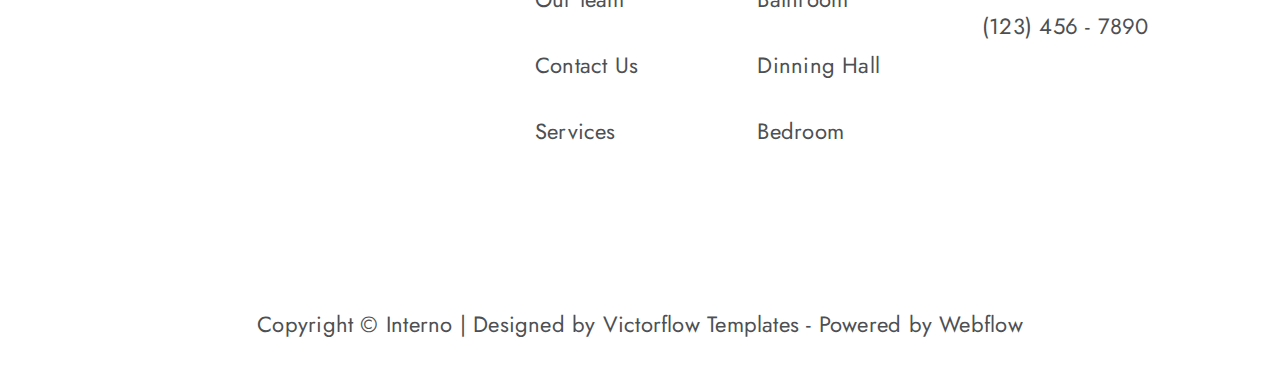
<file: pricing.html>
<!DOCTYPE html>
<html lang="en">
    <head>
        <meta charset="UTF-8" />
        <meta name="viewport" content="width=device-width, initial-scale=1.0" />
        <title>Interno</title>

        <!-- FAVICON -->
        <link
            rel="apple-touch-icon"
            sizes="57x57"
            href="./assets/favicon/apple-icon-57x57.png"
        />
        <link
            rel="apple-touch-icon"
            sizes="60x60"
            href="./assets/favicon/apple-icon-60x60.png"
        />
        <link
            rel="apple-touch-icon"
            sizes="72x72"
            href="./assets/favicon/apple-icon-72x72.png"
        />
        <link
            rel="apple-touch-icon"
            sizes="76x76"
            href="./assets/favicon/apple-icon-76x76.png"
        />
        <link
            rel="apple-touch-icon"
            sizes="114x114"
            href="./assets/favicon/apple-icon-114x114.png"
        />
        <link
            rel="apple-touch-icon"
            sizes="120x120"
            href="./assets/favicon/apple-icon-120x120.png"
        />
        <link
            rel="apple-touch-icon"
            sizes="144x144"
            href="./assets/favicon/apple-icon-144x144.png"
        />
        <link
            rel="apple-touch-icon"
            sizes="152x152"
            href="./assets/favicon/apple-icon-152x152.png"
        />
        <link
            rel="apple-touch-icon"
            sizes="180x180"
            href="./assets/favicon/apple-icon-180x180.png"
        />
        <link
            rel="icon"
            type="image/png"
            sizes="192x192"
            href="./assets/favicon/android-icon-192x192.png"
        />
        <link
            rel="icon"
            type="image/png"
            sizes="32x32"
            href="./assets/favicon/favicon-32x32.png"
        />
        <link
            rel="icon"
            type="image/png"
            sizes="96x96"
            href="./assets/favicon/favicon-96x96.png"
        />
        <link
            rel="icon"
            type="image/png"
            sizes="16x16"
            href="./assets/favicon/favicon-16x16.png"
        />
        <link rel="manifest" href="./assets/favicon/manifest.json" />
        <meta name="msapplication-TileColor" content="#ffffff" />
        <meta
            name="msapplication-TileImage"
            content="./assets/favicon/ms-icon-144x144.png"
        />
        <meta name="theme-color" content="#ffffff" />

        <!-- FONTS -->
        <link rel="preconnect" href="https://fonts.googleapis.com" />
        <link rel="preconnect" href="https://fonts.gstatic.com" crossorigin />
        <link
            href="https://fonts.googleapis.com/css2?family=DM+Serif+Display:ital@0;1&family=Jost:wght@400;500;600;700&display=swap"
            rel="stylesheet"
        />

        <!-- LINK -->
        <link rel="stylesheet" href="./assets/css/reset.css" />
        <link rel="stylesheet" href="./assets/css/style.css" />
        <link rel="stylesheet" href="./assets/css/common.css" />

        <link rel="preconnect" href="https://cdnjs.cloudflare.com" />
        <link
            rel="stylesheet"
            href="https://cdnjs.cloudflare.com/ajax/libs/font-awesome/6.4.0/css/all.min.css"
        />
    </head>
    <body>
        <!-- Navigation -->
        <header class="header">
            <div class="content">
                <div class="row row-center">
                    <a href="#" class="logo-interno">
                        <img src="./assets/img/logo.svg" alt="" class="logo" />
                        <h2>Interno</h2>
                    </a>
                    <div class="navigation">
                        <ul class="menu-nav medium-p">
                            <li><a href="index.html">Home</a></li>
                            <li>
                                <a href="">About</a>
                                <ul class="sub-nav">
                                    <li><a href="aboutus.html">About Us</a></li>
                                    <li>
                                        <a href="pricing.html"
                                            >Pricing & Plan</a
                                        >
                                    </li>
                                </ul>
                            </li>
                            <li><a href="services.html">Services</a></li>
                            <li><a href="project.html">Project</a></li>
                            <li>
                                <a href="">Blog</a>
                                <ul class="sub-nav">
                                    <li>
                                        <a href="blognews.html"
                                            >Articles & News</a
                                        >
                                    </li>
                                    <li>
                                        <a href="professional.html"
                                            >Our Professional</a
                                        >
                                    </li>
                                </ul>
                            </li>
                            <li>
                                <a href="">Contact</a>
                                <ul class="sub-nav">
                                    <li>
                                        <a href="contact.html">Contact Us</a>
                                    </li>
                                    <li><a href="FAQ's.html">Faq’s</a></li>
                                </ul>
                            </li>
                            <li>
                                <a href=""
                                    ><img
                                        src="./assets/img/header-search.svg"
                                        alt=""
                                /></a>
                            </li>
                        </ul>
                    </div>
                </div>
            </div>
        </header>

        <main>
            <div class="banner">
                <img
                    src="./assets/img/banner-pricing.png"
                    alt=""
                    class="banner-img"
                />
                <div class="banner-box">
                    <h2 class="banner-nav">Pricing & Plan</h2>
                    <div class="banner-menu large-p">Home / Pricing</div>
                </div>
            </div>

            <div class="pricing">
                <div class="content">
                    <div class="row">
                        <div class="pricing-box">
                            <h4>Design advices</h4>
                            <h4 class="price">
                                $<span style="font-size: 80px">29</span> /month
                            </h4>
                            <div class="medium-p">
                                General living space advices Rennovation advices
                                Interior design advices Furniture reorganization
                                Up to 5 hours meetings
                            </div>
                            <div class="btn-color">
                                Get Started
                                <i class="fa-solid fa-arrow-right"></i>
                            </div>
                        </div>
                        <div class="pricing-box">
                            <h4>Design advices</h4>
                            <h4 class="price">
                                $<span style="font-size: 80px; color: #cda274"
                                    >39</span
                                >
                                /month
                            </h4>
                            <div
                                class="small-p pricing-popular"
                                style="font-weight: 600"
                            >
                                Most Popular Plans
                            </div>
                            <div class="medium-p">
                                Complete home redesign Interior and exterior
                                works Modular interior planning Kitchen design
                                Garages organization
                            </div>
                            <div class="btn-default">
                                Get Started
                                <i class="fa-solid fa-arrow-right"></i>
                            </div>
                        </div>
                        <div class="pricing-box">
                            <h4>Design advices</h4>
                            <h4 class="price">
                                $<span style="font-size: 80px">59</span> /month
                            </h4>
                            <div class="medium-p">
                                Furniture for living room Furniture
                                refurbishment Sofas and amchairs Tables and
                                chairs Kitchens and Bedroom
                            </div>
                            <div class="btn-color">
                                Get Started
                                <i class="fa-solid fa-arrow-right"></i>
                            </div>
                        </div>
                    </div>
                </div>
            </div>
        </main>

        <!-- Footer -->
        <footer id="contact" class="footer">
            <div class="content">
                <div class="row">
                    <div class="footer-column footer-column-heading">
                        <div class="logo-interno">
                            <img
                                src="./assets/img/logo.svg"
                                alt=""
                                class="logo"
                            />
                            <h2>Interno</h2>
                        </div>
                        <p class="large-p">
                            It is a long established fact that a reader will be
                            distracted lookings.
                        </p>
                        <div class="footer-icon">
                            <img
                                src="./assets/img/footer-facebook.svg"
                                alt=""
                                class="footer-social-link"
                            />
                            <img
                                src="./assets/img/footer-twitter.svg"
                                alt=""
                                class="footer-social-link"
                            />
                            <img
                                src="./assets/img/footer-linkedln.svg"
                                alt=""
                                class="footer-social-link"
                            />
                            <img
                                src="./assets/img/footer-instagram.svg"
                                alt=""
                                class="footer-social-link"
                            />
                        </div>
                    </div>
                    <div class="footer-column">
                        <h4 class="footer-heading">Pages</h4>
                        <ul class="footer-list">
                            <li class="footer-item">
                                <a href="#!">About Us</a>
                            </li>
                            <li class="footer-item">
                                <a href="#!">Our Projects</a>
                            </li>
                            <li class="footer-item">
                                <a href="#!">Our team</a>
                            </li>
                            <li class="footer-item">
                                <a href="#!">Contact Us</a>
                            </li>
                            <li class="footer-item">
                                <a href="#!">Services</a>
                            </li>
                        </ul>
                    </div>
                    <div class="footer-column">
                        <h4 class="footer-heading">Services</h4>
                        <ul class="footer-list">
                            <li class="footer-item">
                                <a href="#!">Kitchen</a>
                            </li>
                            <li class="footer-item">
                                <a href="#!">Living Area</a>
                            </li>
                            <li class="footer-item">
                                <a href="#!">Bathroom</a>
                            </li>
                            <li class="footer-item">
                                <a href="#!">Dinning Hall</a>
                            </li>
                            <li class="footer-item">
                                <a href="#!">Bedroom</a>
                            </li>
                        </ul>
                    </div>
                    <div class="footer-column footer-column-contact">
                        <h4 class="footer-heading">Contact</h4>
                        <ul class="footer-list">
                            <li class="footer-item-contact">
                                <a href="#!"
                                    >55 East Birchwood Ave. Brooklyn, New York
                                    11201</a
                                >
                            </li>
                            <li class="footer-item-contact">
                                <a href="#!">contact@interno.com</a>
                            </li>
                            <li class="footer-item-contact">
                                <a href="#!">(123) 456 - 7890</a>
                            </li>
                        </ul>
                    </div>
                </div>
                <div class="footer-row">
                    <p class="copyright large-p">
                        Copyright © Interno | Designed by Victorflow Templates -
                        Powered by Webflow
                    </p>
                </div>
            </div>
        </footer>
    </body>
</html>
</file>
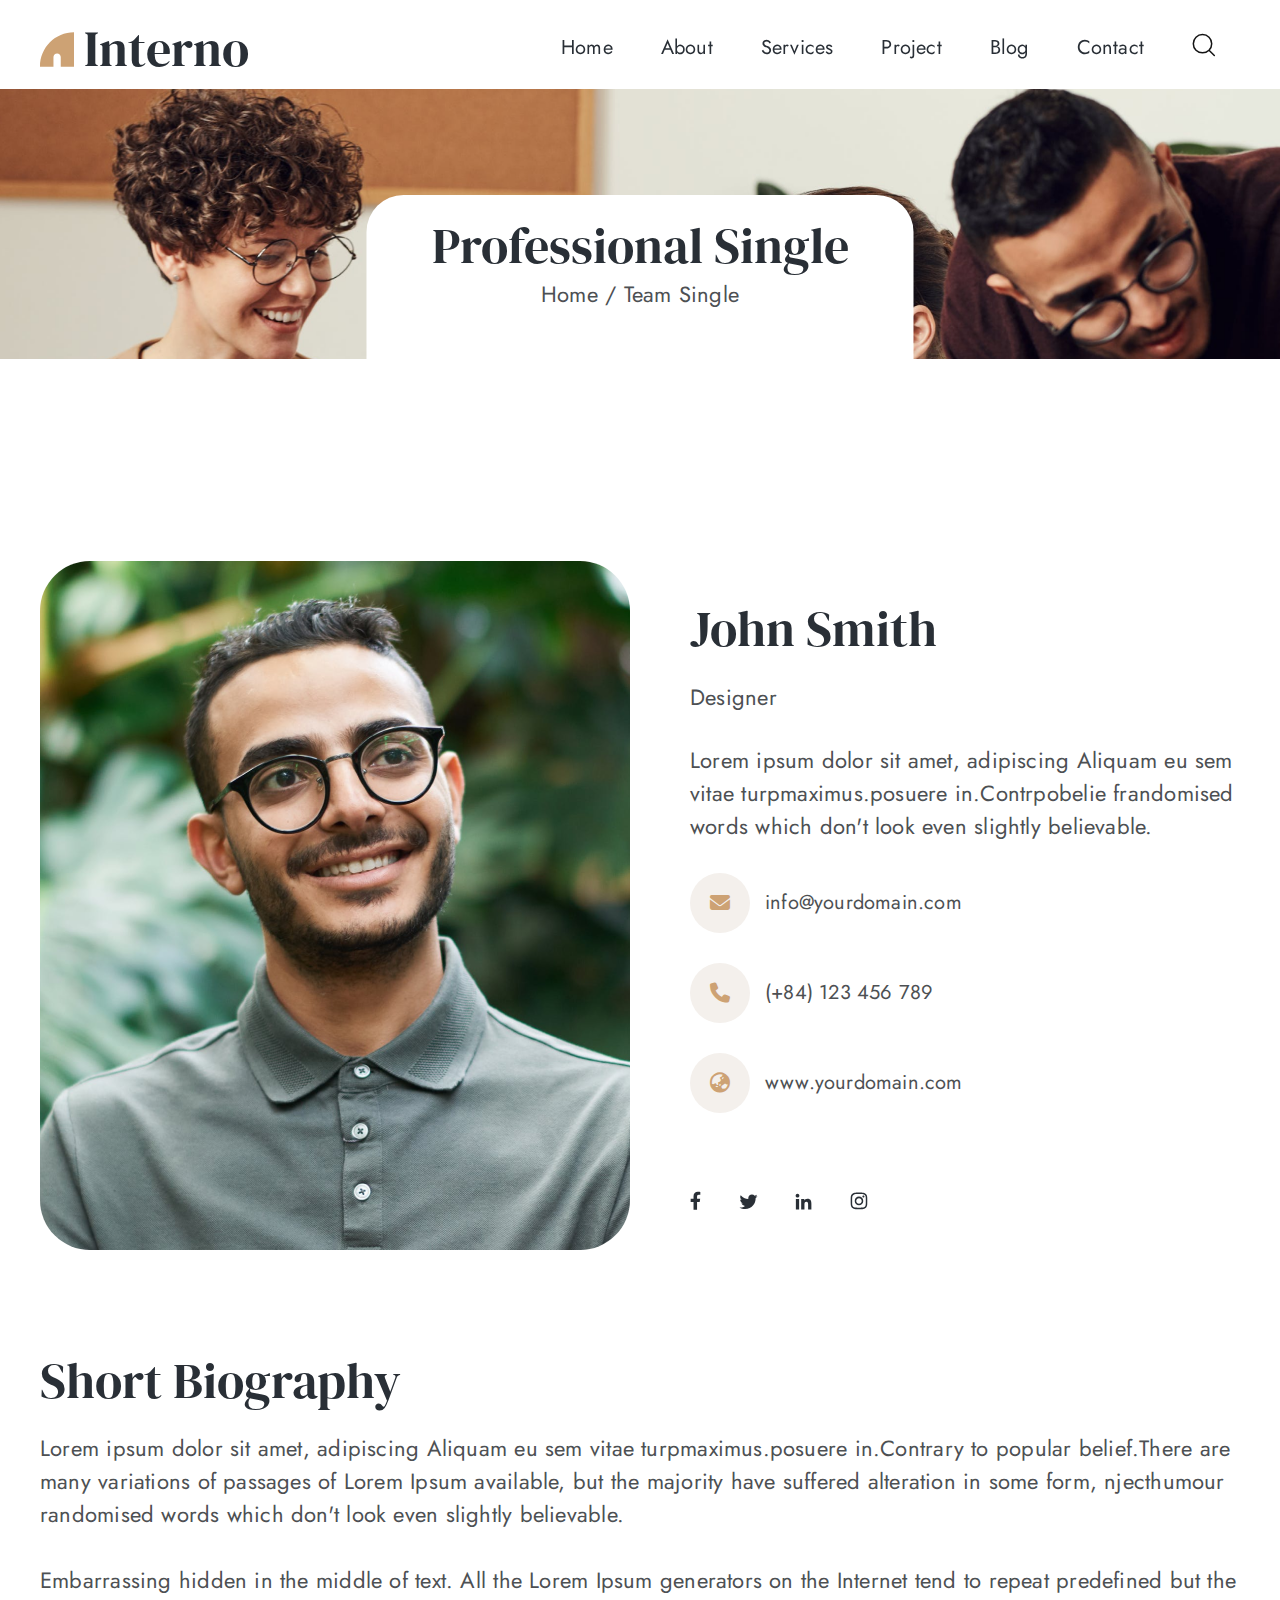
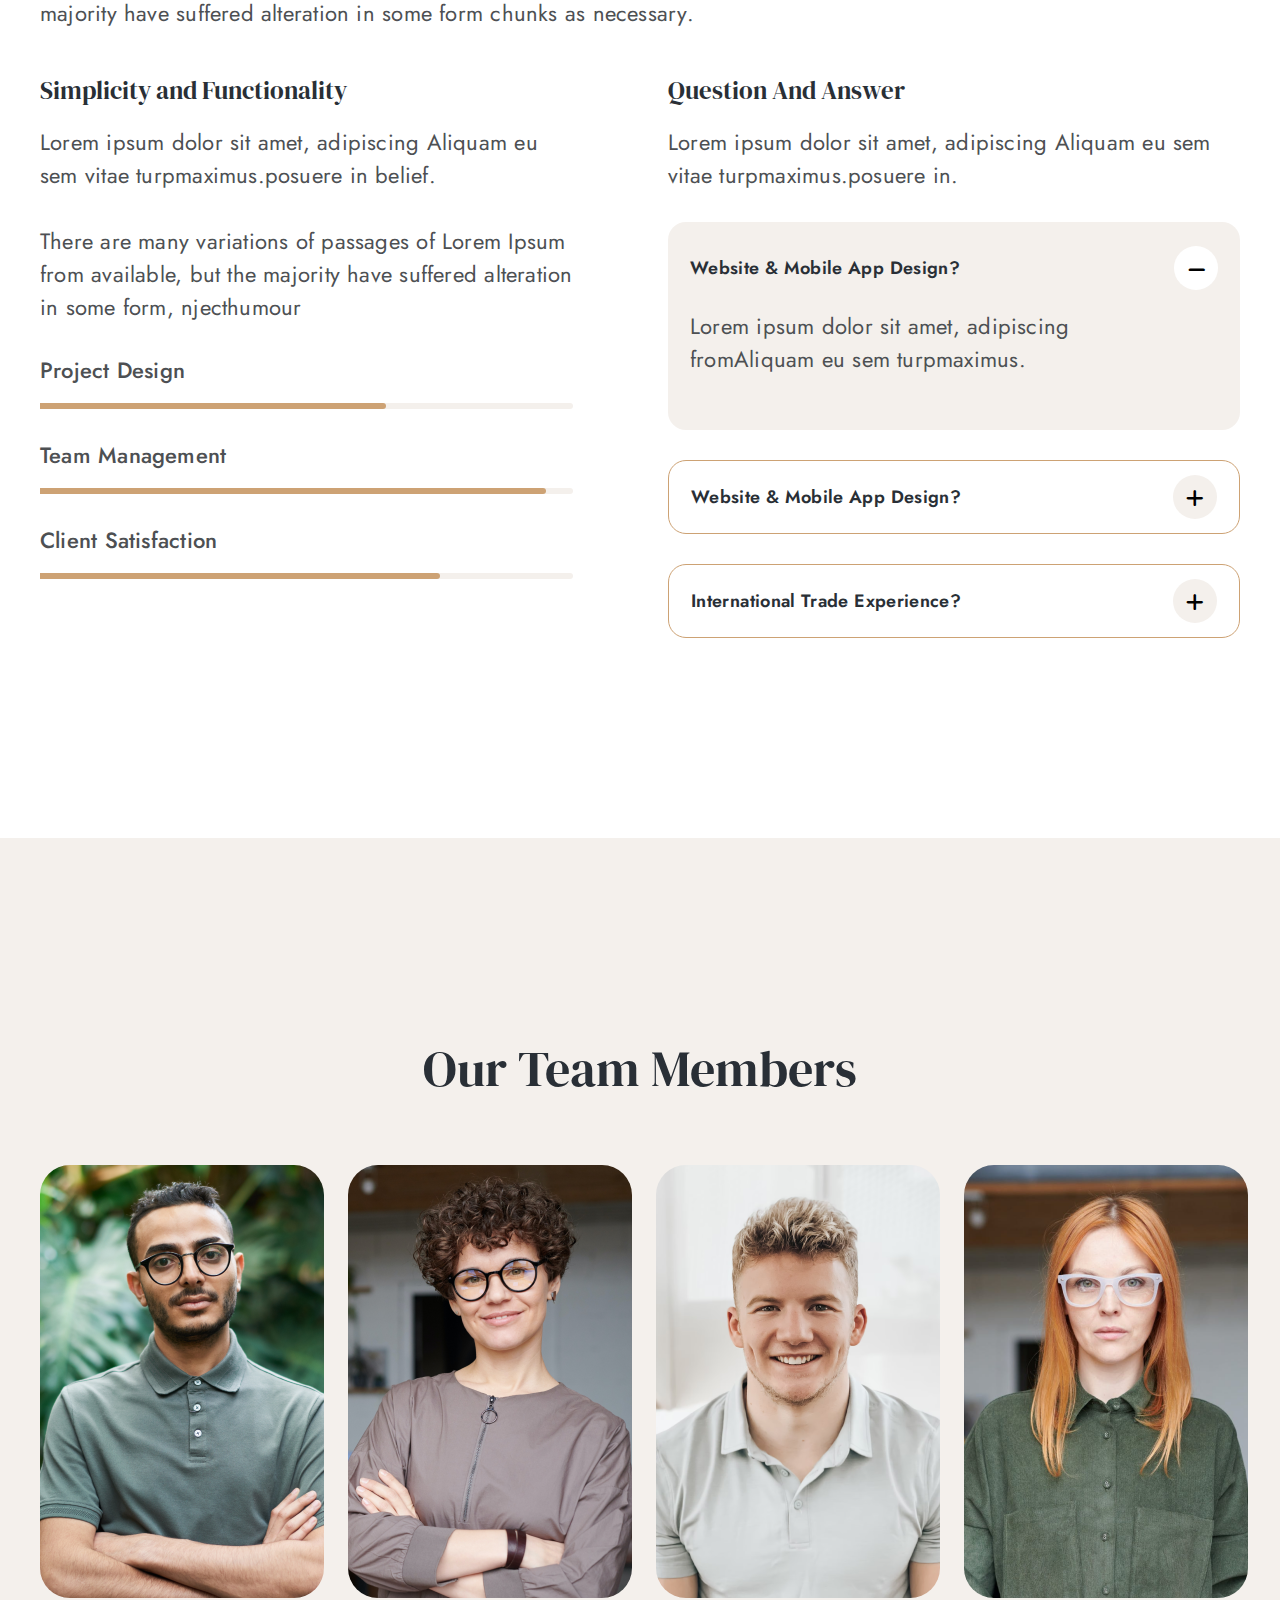
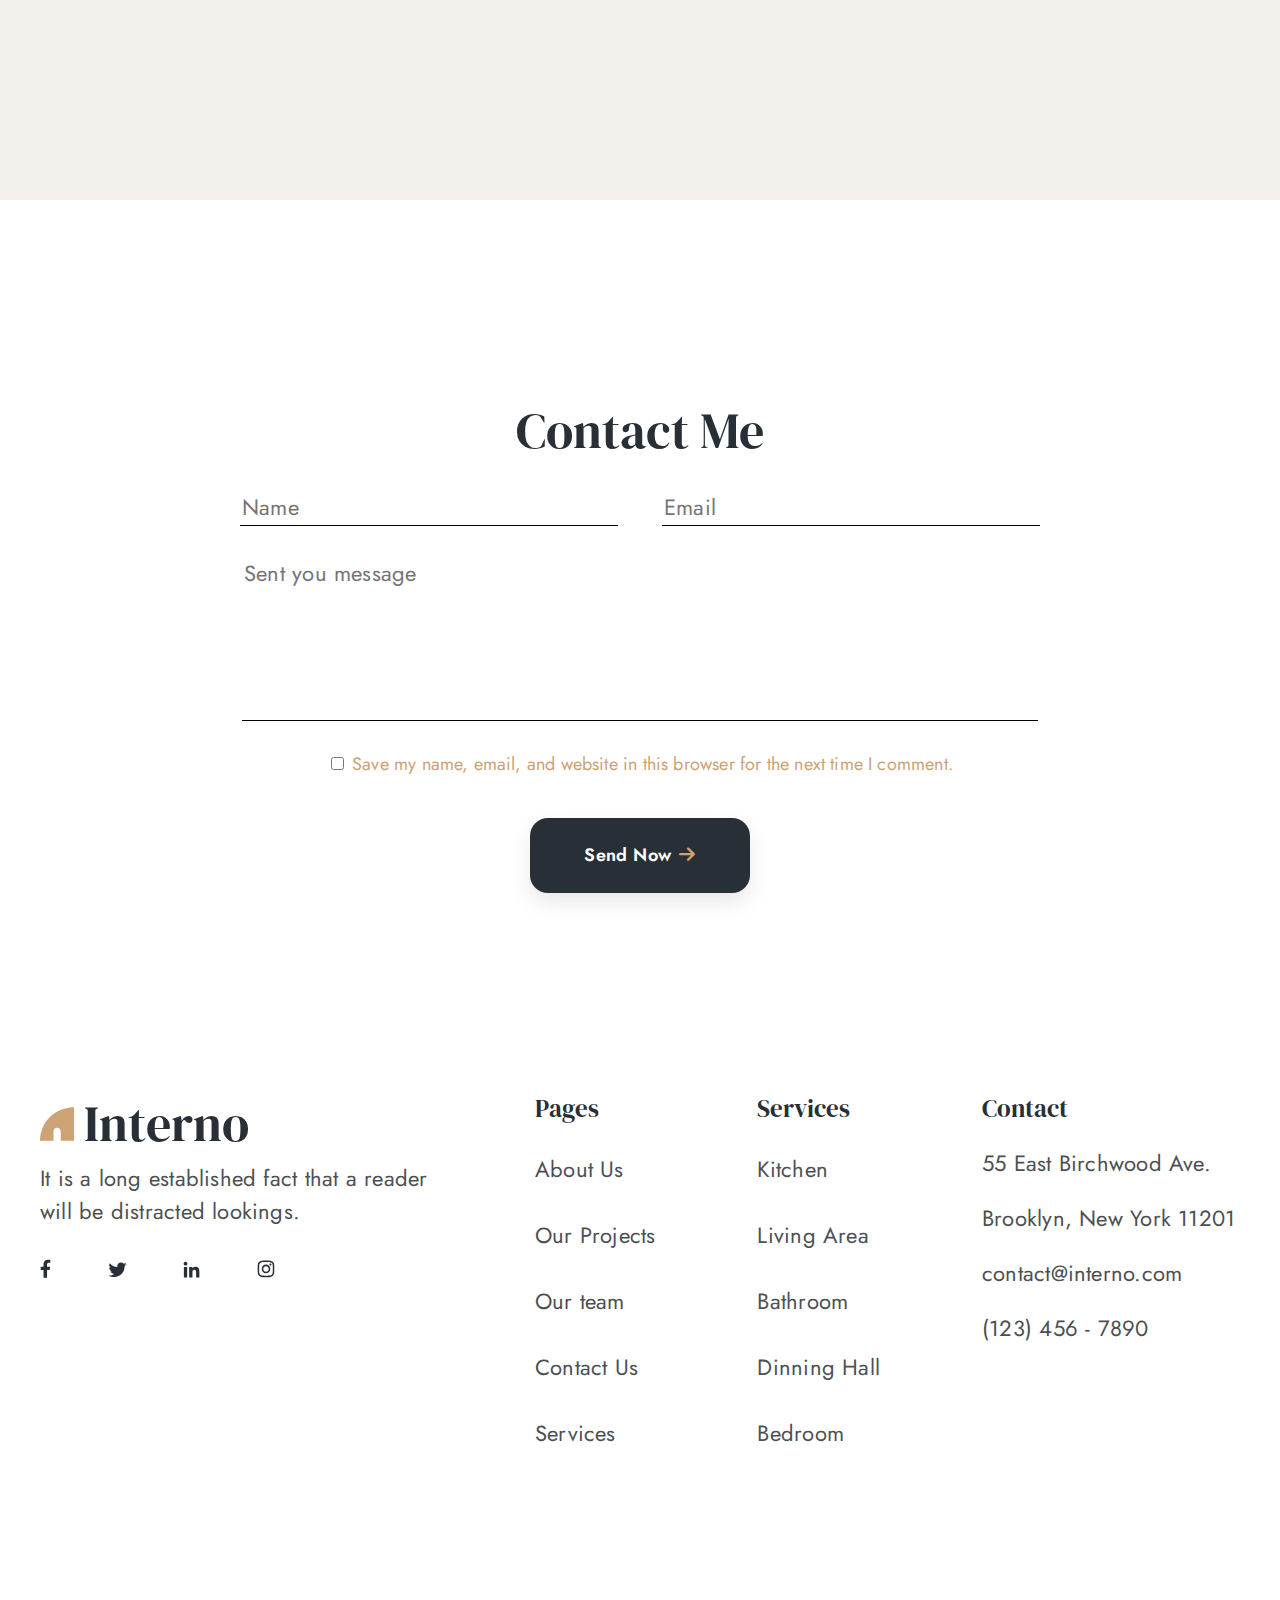
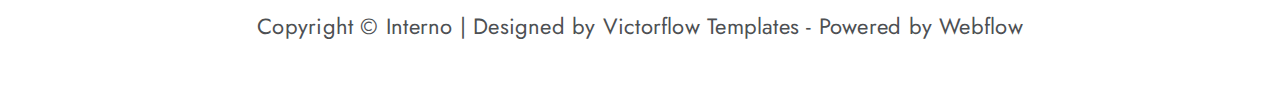
<file: professional-single.html>
<!DOCTYPE html>
<html lang="en">
    <head>
        <meta charset="UTF-8" />
        <meta name="viewport" content="width=device-width, initial-scale=1.0" />
        <title>Interno</title>

        <!-- FAVICON -->
        <link
            rel="apple-touch-icon"
            sizes="57x57"
            href="./assets/favicon/apple-icon-57x57.png"
        />
        <link
            rel="apple-touch-icon"
            sizes="60x60"
            href="./assets/favicon/apple-icon-60x60.png"
        />
        <link
            rel="apple-touch-icon"
            sizes="72x72"
            href="./assets/favicon/apple-icon-72x72.png"
        />
        <link
            rel="apple-touch-icon"
            sizes="76x76"
            href="./assets/favicon/apple-icon-76x76.png"
        />
        <link
            rel="apple-touch-icon"
            sizes="114x114"
            href="./assets/favicon/apple-icon-114x114.png"
        />
        <link
            rel="apple-touch-icon"
            sizes="120x120"
            href="./assets/favicon/apple-icon-120x120.png"
        />
        <link
            rel="apple-touch-icon"
            sizes="144x144"
            href="./assets/favicon/apple-icon-144x144.png"
        />
        <link
            rel="apple-touch-icon"
            sizes="152x152"
            href="./assets/favicon/apple-icon-152x152.png"
        />
        <link
            rel="apple-touch-icon"
            sizes="180x180"
            href="./assets/favicon/apple-icon-180x180.png"
        />
        <link
            rel="icon"
            type="image/png"
            sizes="192x192"
            href="./assets/favicon/android-icon-192x192.png"
        />
        <link
            rel="icon"
            type="image/png"
            sizes="32x32"
            href="./assets/favicon/favicon-32x32.png"
        />
        <link
            rel="icon"
            type="image/png"
            sizes="96x96"
            href="./assets/favicon/favicon-96x96.png"
        />
        <link
            rel="icon"
            type="image/png"
            sizes="16x16"
            href="./assets/favicon/favicon-16x16.png"
        />
        <link rel="manifest" href="./assets/favicon/manifest.json" />
        <meta name="msapplication-TileColor" content="#ffffff" />
        <meta
            name="msapplication-TileImage"
            content="./assets/favicon/ms-icon-144x144.png"
        />
        <meta name="theme-color" content="#ffffff" />

        <!-- FONTS -->
        <link rel="preconnect" href="https://fonts.googleapis.com" />
        <link rel="preconnect" href="https://fonts.gstatic.com" crossorigin />
        <link
            href="https://fonts.googleapis.com/css2?family=DM+Serif+Display:ital@0;1&family=Jost:wght@400;500;600;700&display=swap"
            rel="stylesheet"
        />

        <!-- LINK -->
        <link rel="stylesheet" href="./assets/css/reset.css" />
        <link rel="stylesheet" href="./assets/css/style.css" />
        <link rel="stylesheet" href="./assets/css/common.css" />

        <link rel="preconnect" href="https://cdnjs.cloudflare.com" />
        <link
            rel="stylesheet"
            href="https://cdnjs.cloudflare.com/ajax/libs/font-awesome/6.4.0/css/all.min.css"
        />
    </head>
    <br>
        <!-- Navigation -->
        <header class="header">
            <div class="content">
                <div class="row row-center">
                    <a href="#" class="logo-interno">
                        <img src="./assets/img/logo.svg" alt="" class="logo" />
                        <h2>Interno</h2>
                    </a>
                    <div class="navigation">
                        <ul class="menu-nav medium-p">
                            <li><a href="index.html">Home</a></li>
                            <li>
                                <a href="">About</a>
                                <ul class="sub-nav">
                                    <li><a href="aboutus.html">About Us</a></li>
                                    <li>
                                        <a href="pricing.html"
                                            >Pricing & Plan</a
                                        >
                                    </li>
                                </ul>
                            </li>
                            <li><a href="services.html">Services</a></li>
                            <li><a href="project.html">Project</a></li>
                            <li>
                                <a href="">Blog</a>
                                <ul class="sub-nav">
                                    <li>
                                        <a href="blognews.html"
                                            >Articles & News</a
                                        >
                                    </li>
                                    <li>
                                        <a href="professional.html"
                                            >Our Professional</a
                                        >
                                    </li>
                                </ul>
                            </li>
                            <li>
                                <a href="">Contact</a>
                                <ul class="sub-nav">
                                    <li>
                                        <a href="contact.html">Contact Us</a>
                                    </li>
                                    <li><a href="FAQ's.html">Faq’s</a></li>
                                </ul>
                            </li>
                            <li>
                                <a href=""
                                    ><img
                                        src="./assets/img/header-search.svg"
                                        alt=""
                                /></a>
                            </li>
                        </ul>
                    </div>
                </div>
            </div>
        </header>

        <main>
            <div class="banner">
                <img
                    src="./assets/img/banner-professional-single.png"
                    alt=""
                    class="banner-img"
                />
                <div class="banner-box">
                    <h2 class="banner-nav">Professional Single</h2>
                    <div class="banner-menu large-p">Home / Team Single</div>
                </div>
            </div>

            <div class="professional-single">
                <div class="content">
                    <div class="row row-center">
                        <img
                            src="./assets/img/professional-single-1.png"
                            alt=""
                            class="professional-single-img"
                        />
                        <div class="professional-single-info">
                            <h2 class="prosingle-name">John Smith</h2>
                            <div class="prosingle-job large-p">Designer</div>
                            <div class="prosingle-desc large-p">
                                Lorem ipsum dolor sit amet, adipiscing Aliquam
                                eu sem vitae turpmaximus.posuere in.Contrpobelie
                                frandomised words which don't look even slightly
                                believable.
                            </div>
                            <div class="prosingle-social">
                                <i class="fa-solid fa-envelope"></i>
                                <div class="prosingle-info medium-p">
                                    info@yourdomain.com
                                </div>
                            </div>
                            <div class="prosingle-social">
                                <i class="fa-solid fa-phone"></i>
                                <div class="prosingle-info medium-p">
                                    (+84) 123 456 789
                                </div>
                            </div>
                            <div class="prosingle-social">
                                <i class="fa-solid fa-earth-asia"></i>
                                <div class="prosingle-info medium-p">
                                    www.yourdomain.com
                                </div>
                            </div>
                            <div class="footer-icon">
                                <img
                                    src="./assets/img/footer-facebook.svg"
                                    alt=""
                                    class="footer-social-link"
                                />
                                <img
                                    src="./assets/img/footer-twitter.svg"
                                    alt=""
                                    class="footer-social-link"
                                />
                                <img
                                    src="./assets/img/footer-linkedln.svg"
                                    alt=""
                                    class="footer-social-link"
                                />
                                <img
                                    src="./assets/img/footer-instagram.svg"
                                    alt=""
                                    class="footer-social-link"
                                />
                            </div>
                        </div>
                    </div>
                </div>
            </div>

            <div class="short-biography">
                <div class="content">
                    <h2>Short Biography​</h2>
                    <div class="large-p">
                        Lorem ipsum dolor sit amet, adipiscing Aliquam eu sem vitae
                        turpmaximus.posuere in.Contrary to popular belief.There are
                        many variations of passages of Lorem Ipsum available, but
                        the majority have suffered alteration in some form,
                        njecthumour randomised words which don't look even slightly
                        believable. </br></br> Embarrassing hidden in the middle of text. All
                        the Lorem Ipsum generators on the Internet tend to repeat
                        predefined but the majority have suffered alteration in some
                        form chunks as necessary.
                    </div>

                    <div class="row">
                        <div class="biography-simply">
                            <h4>Simplicity and Functionality</h4>
                            <div class="large-p">Lorem ipsum dolor sit amet, adipiscing Aliquam eu sem vitae turpmaximus.posuere in belief.
                            </br></br> There are many variations of passages of Lorem Ipsum from available, but the majority have suffered alteration in some form, njecthumour</div>
                            <div class="progress-bar">
                                <div class="progress-bar-name">Project Design</div>
                                <div class="progress-bar-grey">
                                    <div class="progress-percent" style="width: 65%"></div>
                                </div>
                            </div>
                            <div class="progress-bar">
                                <div class="progress-bar-name">Team Management
                                </div>
                                <div class="progress-bar-grey">
                                    <div class="progress-percent" style="width: 95%"></div>
                                </div>
                            </div>
                            <div class="progress-bar">
                                <div class="progress-bar-name">Client Satisfaction

                                </div>
                                <div class="progress-bar-grey">
                                    <div class="progress-percent" style="width: 75%"></div>
                                </div>
                            </div>
                        </div>
                        <div class="biography-qa">
                            <h4>Question And Answer</h4>
                            <div class="large-p">Lorem ipsum dolor sit amet, adipiscing Aliquam eu sem vitae turpmaximus.posuere in.</div>
                            <div class="bio-qa-box">
                                <div class="row row-center">
                                    <div class="bio-question">Website & Mobile App Design?</div>
                                    <i class="fa-solid fa-minus"></i>
                                </div>
                                <div class="bio-answer large-p">Lorem ipsum dolor sit amet, adipiscing fromAliquam eu sem turpmaximus.</div>
                            </div>
                            <div class="bio-questions-box">
                                <div class="row row-center">
                                    <div class="bio-question">Website & Mobile App Design?</div>
                                    <i class="fa-solid fa-plus"></i>
                                </div>
                            </div>
                            <div class="bio-questions-box">
                                <div class="row row-center">
                                    <div class="bio-question">International Trade Experience?</div>
                                    <i class="fa-solid fa-plus"></i>
                                </div>
                            </div>
                        </div>
                    </div>
                </div>
            </div>

            <div class="team-members">
                <div class="content">
                    <h2>Our Team Members</h2>
                    <div class="row">
                        <div class="team-member-box">
                            <img src="./assets/img/professional-1.png" alt="" class="team-member-img">
                            <div class="team-member-info">
                                <h4>Charlotte Levi</h4>
                                <div class="large-p">Design, Australia</div>
                                <div class="footer-icon">
                                    <img
                                        src="./assets/img/footer-facebook.svg"
                                        alt=""
                                        class="footer-social-link"
                                    />
                                    <img
                                        src="./assets/img/footer-twitter.svg"
                                        alt=""
                                        class="footer-social-link"
                                    />
                                    <img
                                        src="./assets/img/footer-linkedln.svg"
                                        alt=""
                                        class="footer-social-link"
                                    />
                                    <img
                                        src="./assets/img/footer-instagram.svg"
                                        alt=""
                                        class="footer-social-link"
                                    />
                                </div>
                                <div class="team-member-call small-p">
                                    +1 (378) 400-1234</br>
                                    levi@email.com
                                </div>
                            </div>
                        </div>
                        <div class="team-member-box">
                            <img src="./assets/img/professional-2.png" alt="" class="team-member-img">
                            <div class="team-member-info">
                                <h4>Nattasha Julie</h4>
                                <div class="large-p">Design, Australia</div>
                                <div class="footer-icon">
                                    <img
                                        src="./assets/img/footer-facebook.svg"
                                        alt=""
                                        class="footer-social-link"
                                    />
                                    <img
                                        src="./assets/img/footer-twitter.svg"
                                        alt=""
                                        class="footer-social-link"
                                    />
                                    <img
                                        src="./assets/img/footer-linkedln.svg"
                                        alt=""
                                        class="footer-social-link"
                                    />
                                    <img
                                        src="./assets/img/footer-instagram.svg"
                                        alt=""
                                        class="footer-social-link"
                                    />
                                </div>
                                <div class="team-member-call small-p">
                                    +1 (378) 400-1234</br>
                                    julie@email.com
                                </div>
                            </div>
                        </div>
                        <div class="team-member-box">
                            <img src="./assets/img/professional-3.png" alt="" class="team-member-img">
                            <div class="team-member-info">
                                <h4>John Smith</h4>
                                <div class="large-p">Design, Australia</div>
                                <div class="footer-icon">
                                    <img
                                        src="./assets/img/footer-facebook.svg"
                                        alt=""
                                        class="footer-social-link"
                                    />
                                    <img
                                        src="./assets/img/footer-twitter.svg"
                                        alt=""
                                        class="footer-social-link"
                                    />
                                    <img
                                        src="./assets/img/footer-linkedln.svg"
                                        alt=""
                                        class="footer-social-link"
                                    />
                                    <img
                                        src="./assets/img/footer-instagram.svg"
                                        alt=""
                                        class="footer-social-link"
                                    />
                                </div>
                                <div class="team-member-call small-p">
                                    +1 (378) 400-1234</br>
                                    john@email.com
                                </div>
                            </div>
                        </div>
                        <div class="team-member-box">
                            <img src="./assets/img/professional-4.png" alt="" class="team-member-img">
                            <div class="team-member-info">
                                <h4>Nora Owen </h4>
                                <div class="large-p">Design, Australia</div>
                                <div class="footer-icon">
                                    <img
                                        src="./assets/img/footer-facebook.svg"
                                        alt=""
                                        class="footer-social-link"
                                    />
                                    <img
                                        src="./assets/img/footer-twitter.svg"
                                        alt=""
                                        class="footer-social-link"
                                    />
                                    <img
                                        src="./assets/img/footer-linkedln.svg"
                                        alt=""
                                        class="footer-social-link"
                                    />
                                    <img
                                        src="./assets/img/footer-instagram.svg"
                                        alt=""
                                        class="footer-social-link"
                                    />
                                </div>
                                <div class="team-member-call small-p">
                                    +1 (378) 400-1234</br>
                                    nora@email.com
                                </div>
                            </div>
                        </div>
                    </div>
                </div>
            </div>

            <div class="team-contact">
                <div class="content">
                    <h2>Contact Me</h2>
                    <div class="row">
                        <input type="text" placeholder="Name" class="team-contact-name large-p">
                        <input type="text" placeholder="Email" class="team-contact-email large-p">
                    </div>
                    <input type="text" placeholder="Sent you message" class="team-contact-mess large-p">
                    <div class="small-p"><input type="checkbox" class="save-team-contact">Save my name, email, and website in this browser for the next time I comment.</div>
                    <div class="btn-default">Send Now<i class="fa-solid fa-arrow-right"></i></div>
                </div>
            </div>
        </main>



        <!-- Footer -->
        <footer id="contact" class="footer">
            <div class="content">
                <div class="row">
                    <div class="footer-column footer-column-heading">
                        <div class="logo-interno">
                            <img
                                src="./assets/img/logo.svg"
                                alt=""
                                class="logo"
                            />
                            <h2>Interno</h2>
                        </div>
                        <p class="large-p">
                            It is a long established fact that a reader will be
                            distracted lookings.
                        </p>
                        <div class="footer-icon">
                            <img
                                src="./assets/img/footer-facebook.svg"
                                alt=""
                                class="footer-social-link"
                            />
                            <img
                                src="./assets/img/footer-twitter.svg"
                                alt=""
                                class="footer-social-link"
                            />
                            <img
                                src="./assets/img/footer-linkedln.svg"
                                alt=""
                                class="footer-social-link"
                            />
                            <img
                                src="./assets/img/footer-instagram.svg"
                                alt=""
                                class="footer-social-link"
                            />
                        </div>
                    </div>
                    <div class="footer-column">
                        <h4 class="footer-heading">Pages</h4>
                        <ul class="footer-list">
                            <li class="footer-item">
                                <a href="#!">About Us</a>
                            </li>
                            <li class="footer-item">
                                <a href="#!">Our Projects</a>
                            </li>
                            <li class="footer-item">
                                <a href="#!">Our team</a>
                            </li>
                            <li class="footer-item">
                                <a href="#!">Contact Us</a>
                            </li>
                            <li class="footer-item">
                                <a href="#!">Services</a>
                            </li>
                        </ul>
                    </div>
                    <div class="footer-column">
                        <h4 class="footer-heading">Services</h4>
                        <ul class="footer-list">
                            <li class="footer-item">
                                <a href="#!">Kitchen</a>
                            </li>
                            <li class="footer-item">
                                <a href="#!">Living Area</a>
                            </li>
                            <li class="footer-item">
                                <a href="#!">Bathroom</a>
                            </li>
                            <li class="footer-item">
                                <a href="#!">Dinning Hall</a>
                            </li>
                            <li class="footer-item">
                                <a href="#!">Bedroom</a>
                            </li>
                        </ul>
                    </div>
                    <div class="footer-column footer-column-contact">
                        <h4 class="footer-heading">Contact</h4>
                        <ul class="footer-list">
                            <li class="footer-item-contact">
                                <a href="#!"
                                    >55 East Birchwood Ave. Brooklyn, New York
                                    11201</a
                                >
                            </li>
                            <li class="footer-item-contact">
                                <a href="#!">contact@interno.com</a>
                            </li>
                            <li class="footer-item-contact">
                                <a href="#!">(123) 456 - 7890</a>
                            </li>
                        </ul>
                    </div>
                </div>
                <div class="footer-row">
                    <p class="copyright large-p">
                        Copyright © Interno | Designed by Victorflow Templates -
                        Powered by Webflow
                    </p>
                </div>
            </div>
        </footer>
    </body>
</html>
</file>
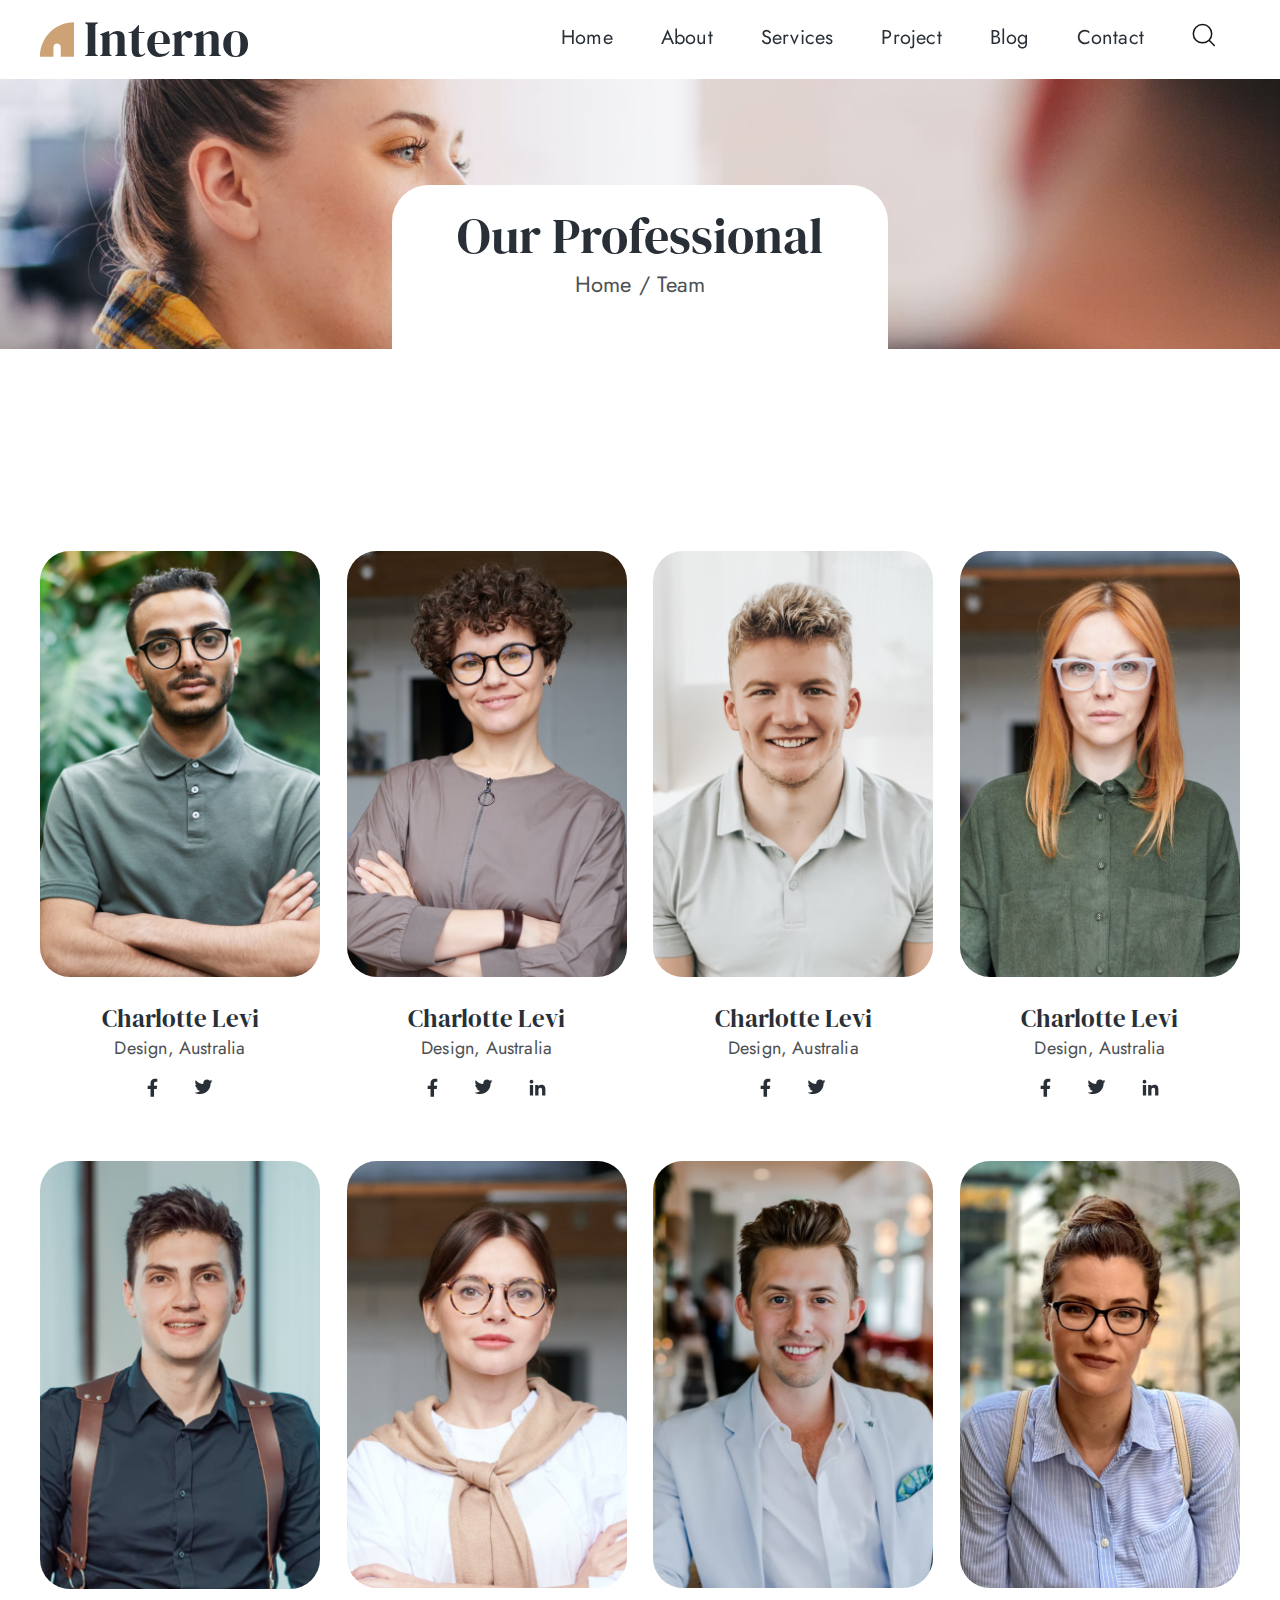
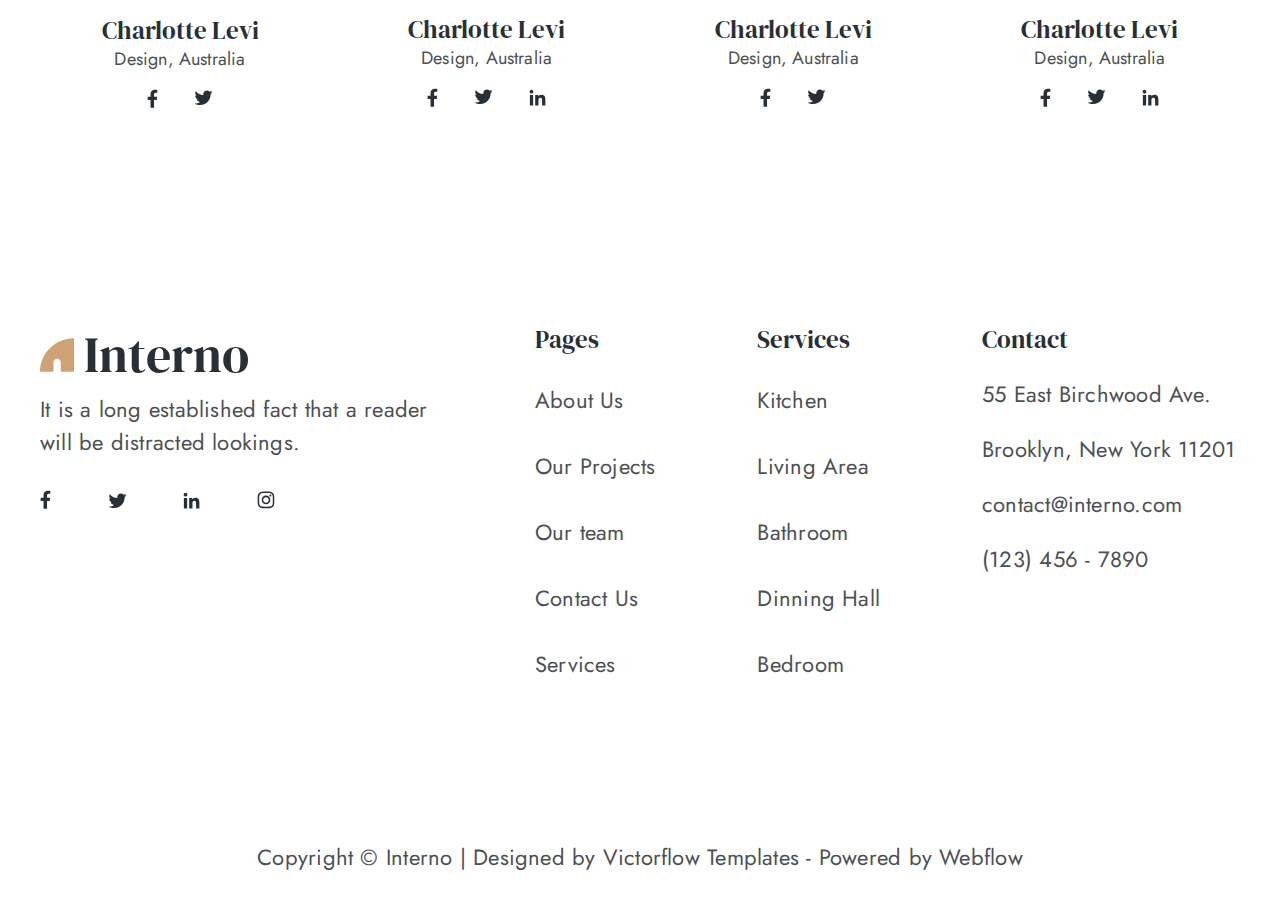
<file: professional.html>
<!DOCTYPE html>
<html lang="en">
    <head>
        <meta charset="UTF-8" />
        <meta name="viewport" content="width=device-width, initial-scale=1.0" />
        <title>Interno</title>

        <!-- FAVICON -->
        <link
            rel="apple-touch-icon"
            sizes="57x57"
            href="./assets/favicon/apple-icon-57x57.png"
        />
        <link
            rel="apple-touch-icon"
            sizes="60x60"
            href="./assets/favicon/apple-icon-60x60.png"
        />
        <link
            rel="apple-touch-icon"
            sizes="72x72"
            href="./assets/favicon/apple-icon-72x72.png"
        />
        <link
            rel="apple-touch-icon"
            sizes="76x76"
            href="./assets/favicon/apple-icon-76x76.png"
        />
        <link
            rel="apple-touch-icon"
            sizes="114x114"
            href="./assets/favicon/apple-icon-114x114.png"
        />
        <link
            rel="apple-touch-icon"
            sizes="120x120"
            href="./assets/favicon/apple-icon-120x120.png"
        />
        <link
            rel="apple-touch-icon"
            sizes="144x144"
            href="./assets/favicon/apple-icon-144x144.png"
        />
        <link
            rel="apple-touch-icon"
            sizes="152x152"
            href="./assets/favicon/apple-icon-152x152.png"
        />
        <link
            rel="apple-touch-icon"
            sizes="180x180"
            href="./assets/favicon/apple-icon-180x180.png"
        />
        <link
            rel="icon"
            type="image/png"
            sizes="192x192"
            href="./assets/favicon/android-icon-192x192.png"
        />
        <link
            rel="icon"
            type="image/png"
            sizes="32x32"
            href="./assets/favicon/favicon-32x32.png"
        />
        <link
            rel="icon"
            type="image/png"
            sizes="96x96"
            href="./assets/favicon/favicon-96x96.png"
        />
        <link
            rel="icon"
            type="image/png"
            sizes="16x16"
            href="./assets/favicon/favicon-16x16.png"
        />
        <link rel="manifest" href="./assets/favicon/manifest.json" />
        <meta name="msapplication-TileColor" content="#ffffff" />
        <meta
            name="msapplication-TileImage"
            content="./assets/favicon/ms-icon-144x144.png"
        />
        <meta name="theme-color" content="#ffffff" />

        <!-- FONTS -->
        <link rel="preconnect" href="https://fonts.googleapis.com" />
        <link rel="preconnect" href="https://fonts.gstatic.com" crossorigin />
        <link
            href="https://fonts.googleapis.com/css2?family=DM+Serif+Display:ital@0;1&family=Jost:wght@400;500;600;700&display=swap"
            rel="stylesheet"
        />

        <!-- LINK -->
        <link rel="stylesheet" href="./assets/css/reset.css" />
        <link rel="stylesheet" href="./assets/css/style.css" />
        <link rel="stylesheet" href="./assets/css/common.css" />

        <link rel="preconnect" href="https://cdnjs.cloudflare.com" />
        <link
            rel="stylesheet"
            href="https://cdnjs.cloudflare.com/ajax/libs/font-awesome/6.4.0/css/all.min.css"
        />
    </head>
    <body>
        <!-- Navigation -->
        <header class="header">
            <div class="content">
                <div class="row row-center">
                    <a href="#" class="logo-interno">
                        <img src="./assets/img/logo.svg" alt="" class="logo" />
                        <h2>Interno</h2>
                    </a>
                    <div class="navigation">
                        <ul class="menu-nav medium-p">
                            <li><a href="index.html">Home</a></li>
                            <li>
                                <a href="">About</a>
                                <ul class="sub-nav">
                                    <li><a href="aboutus.html">About Us</a></li>
                                    <li>
                                        <a href="pricing.html"
                                            >Pricing & Plan</a
                                        >
                                    </li>
                                </ul>
                            </li>
                            <li><a href="services.html">Services</a></li>
                            <li><a href="project.html">Project</a></li>
                            <li>
                                <a href="">Blog</a>
                                <ul class="sub-nav">
                                    <li>
                                        <a href="blognews.html"
                                            >Articles & News</a
                                        >
                                    </li>
                                    <li>
                                        <a href="professional.html"
                                            >Our Professional</a
                                        >
                                    </li>
                                </ul>
                            </li>
                            <li>
                                <a href="">Contact</a>
                                <ul class="sub-nav">
                                    <li>
                                        <a href="contact.html">Contact Us</a>
                                    </li>
                                    <li><a href="FAQ's.html">Faq’s</a></li>
                                </ul>
                            </li>
                            <li>
                                <a href=""
                                    ><img
                                        src="./assets/img/header-search.svg"
                                        alt=""
                                /></a>
                            </li>
                        </ul>
                    </div>
                </div>
            </div>
        </header>

        <main>
            <div class="banner">
                <img
                    src="./assets/img/professional-banner.png"
                    alt=""
                    class="banner-img"
                />
                <div class="banner-box">
                    <h2 class="banner-nav">Our Professional</h2>
                    <div class="banner-menu large-p">Home / Team</div>
                </div>
            </div>

            <div class="professional">
                <div class="content">
                    <div class="row">
                        <a
                            href="professional-single.html"
                            class="professional-box"
                        >
                            <img
                                src="./assets/img/professional-1.png"
                                alt=""
                                class="professional-img"
                            />
                            <h4 class="pro-name">Charlotte Levi</h4>
                            <p class="small-p">Design, Australia</p>
                            <div class="pro-social">
                                <img
                                    src="./assets/img/footer-facebook.svg"
                                    alt=""
                                    class="footer-social-link"
                                />
                                <img
                                    src="./assets/img/footer-twitter.svg"
                                    alt=""
                                    class="footer-social-link"
                                />
                            </div>
                        </a>
                        <a
                            href="professional-single.html"
                            class="professional-box"
                        >
                            <img
                                src="./assets/img/professional-2.png"
                                alt=""
                                class="professional-img"
                            />
                            <h4 class="pro-name">Charlotte Levi</h4>
                            <p class="small-p">Design, Australia</p>
                            <div class="pro-social">
                                <img
                                    src="./assets/img/footer-facebook.svg"
                                    alt=""
                                    class="footer-social-link"
                                />
                                <img
                                    src="./assets/img/footer-twitter.svg"
                                    alt=""
                                    class="footer-social-link"
                                />
                                <img
                                    src="./assets/img/footer-linkedln.svg"
                                    alt=""
                                    class="footer-social-link"
                                />
                            </div>
                        </a>
                        <a
                            href="professional-single.html"
                            class="professional-box"
                        >
                            <img
                                src="./assets/img/professional-3.png"
                                alt=""
                                class="professional-img"
                            />
                            <h4 class="pro-name">Charlotte Levi</h4>
                            <p class="small-p">Design, Australia</p>
                            <div class="pro-social">
                                <img
                                    src="./assets/img/footer-facebook.svg"
                                    alt=""
                                    class="footer-social-link"
                                />
                                <img
                                    src="./assets/img/footer-twitter.svg"
                                    alt=""
                                    class="footer-social-link"
                                />
                            </div>
                        </a>
                        <a
                            href="professional-single.html"
                            class="professional-box"
                        >
                            <img
                                src="./assets/img/professional-4.png"
                                alt=""
                                class="professional-img"
                            />
                            <h4 class="pro-name">Charlotte Levi</h4>
                            <p class="small-p">Design, Australia</p>
                            <div class="pro-social">
                                <img
                                    src="./assets/img/footer-facebook.svg"
                                    alt=""
                                    class="footer-social-link"
                                />
                                <img
                                    src="./assets/img/footer-twitter.svg"
                                    alt=""
                                    class="footer-social-link"
                                />
                                <img
                                    src="./assets/img/footer-linkedln.svg"
                                    alt=""
                                    class="footer-social-link"
                                />
                            </div>
                        </a>
                    </div>

                    <div class="row professional-box-row">
                        <a
                            href="professional-single.html"
                            class="professional-box"
                        >
                            <img
                                src="./assets/img/professional-5.png"
                                alt=""
                                class="professional-img"
                            />
                            <h4 class="pro-name">Charlotte Levi</h4>
                            <p class="small-p">Design, Australia</p>
                            <div class="pro-social">
                                <img
                                    src="./assets/img/footer-facebook.svg"
                                    alt=""
                                    class="footer-social-link"
                                />
                                <img
                                    src="./assets/img/footer-twitter.svg"
                                    alt=""
                                    class="footer-social-link"
                                />
                            </div>
                        </a>
                        <a
                            href="professional-single.html"
                            class="professional-box"
                        >
                            <img
                                src="./assets/img/professional-6.png"
                                alt=""
                                class="professional-img"
                            />
                            <h4 class="pro-name">Charlotte Levi</h4>
                            <p class="small-p">Design, Australia</p>
                            <div class="pro-social">
                                <img
                                    src="./assets/img/footer-facebook.svg"
                                    alt=""
                                    class="footer-social-link"
                                />
                                <img
                                    src="./assets/img/footer-twitter.svg"
                                    alt=""
                                    class="footer-social-link"
                                />
                                <img
                                    src="./assets/img/footer-linkedln.svg"
                                    alt=""
                                    class="footer-social-link"
                                />
                            </div>
                        </a>
                        <a
                            href="professional-single.html"
                            class="professional-box"
                        >
                            <img
                                src="./assets/img/professional-7.png"
                                alt=""
                                class="professional-img"
                            />
                            <h4 class="pro-name">Charlotte Levi</h4>
                            <p class="small-p">Design, Australia</p>
                            <div class="pro-social">
                                <img
                                    src="./assets/img/footer-facebook.svg"
                                    alt=""
                                    class="footer-social-link"
                                />
                                <img
                                    src="./assets/img/footer-twitter.svg"
                                    alt=""
                                    class="footer-social-link"
                                />
                            </div>
                        </a>
                        <div class="professional-box">
                            <img
                                src="./assets/img/professional-8.png"
                                alt=""
                                class="professional-img"
                            />
                            <h4 class="pro-name">Charlotte Levi</h4>
                            <p class="small-p">Design, Australia</p>
                            <div class="pro-social">
                                <img
                                    src="./assets/img/footer-facebook.svg"
                                    alt=""
                                    class="footer-social-link"
                                />
                                <img
                                    src="./assets/img/footer-twitter.svg"
                                    alt=""
                                    class="footer-social-link"
                                />
                                <img
                                    src="./assets/img/footer-linkedln.svg"
                                    alt=""
                                    class="footer-social-link"
                                />
                            </div>
                        </div>
                    </div>
                </div>
            </div>
        </main>

        <!-- Footer -->
        <footer id="contact" class="footer">
            <div class="content">
                <div class="row">
                    <div class="footer-column footer-column-heading">
                        <div class="logo-interno">
                            <img
                                src="./assets/img/logo.svg"
                                alt=""
                                class="logo"
                            />
                            <h2>Interno</h2>
                        </div>
                        <p class="large-p">
                            It is a long established fact that a reader will be
                            distracted lookings.
                        </p>
                        <div class="footer-icon">
                            <img
                                src="./assets/img/footer-facebook.svg"
                                alt=""
                                class="footer-social-link"
                            />
                            <img
                                src="./assets/img/footer-twitter.svg"
                                alt=""
                                class="footer-social-link"
                            />
                            <img
                                src="./assets/img/footer-linkedln.svg"
                                alt=""
                                class="footer-social-link"
                            />
                            <img
                                src="./assets/img/footer-instagram.svg"
                                alt=""
                                class="footer-social-link"
                            />
                        </div>
                    </div>
                    <div class="footer-column">
                        <h4 class="footer-heading">Pages</h4>
                        <ul class="footer-list">
                            <li class="footer-item">
                                <a href="#!">About Us</a>
                            </li>
                            <li class="footer-item">
                                <a href="#!">Our Projects</a>
                            </li>
                            <li class="footer-item">
                                <a href="#!">Our team</a>
                            </li>
                            <li class="footer-item">
                                <a href="#!">Contact Us</a>
                            </li>
                            <li class="footer-item">
                                <a href="#!">Services</a>
                            </li>
                        </ul>
                    </div>
                    <div class="footer-column">
                        <h4 class="footer-heading">Services</h4>
                        <ul class="footer-list">
                            <li class="footer-item">
                                <a href="#!">Kitchen</a>
                            </li>
                            <li class="footer-item">
                                <a href="#!">Living Area</a>
                            </li>
                            <li class="footer-item">
                                <a href="#!">Bathroom</a>
                            </li>
                            <li class="footer-item">
                                <a href="#!">Dinning Hall</a>
                            </li>
                            <li class="footer-item">
                                <a href="#!">Bedroom</a>
                            </li>
                        </ul>
                    </div>
                    <div class="footer-column footer-column-contact">
                        <h4 class="footer-heading">Contact</h4>
                        <ul class="footer-list">
                            <li class="footer-item-contact">
                                <a href="#!"
                                    >55 East Birchwood Ave. Brooklyn, New York
                                    11201</a
                                >
                            </li>
                            <li class="footer-item-contact">
                                <a href="#!">contact@interno.com</a>
                            </li>
                            <li class="footer-item-contact">
                                <a href="#!">(123) 456 - 7890</a>
                            </li>
                        </ul>
                    </div>
                </div>
                <div class="footer-row">
                    <p class="copyright large-p">
                        Copyright © Interno | Designed by Victorflow Templates -
                        Powered by Webflow
                    </p>
                </div>
            </div>
        </footer>
    </body>
</html>
</file>
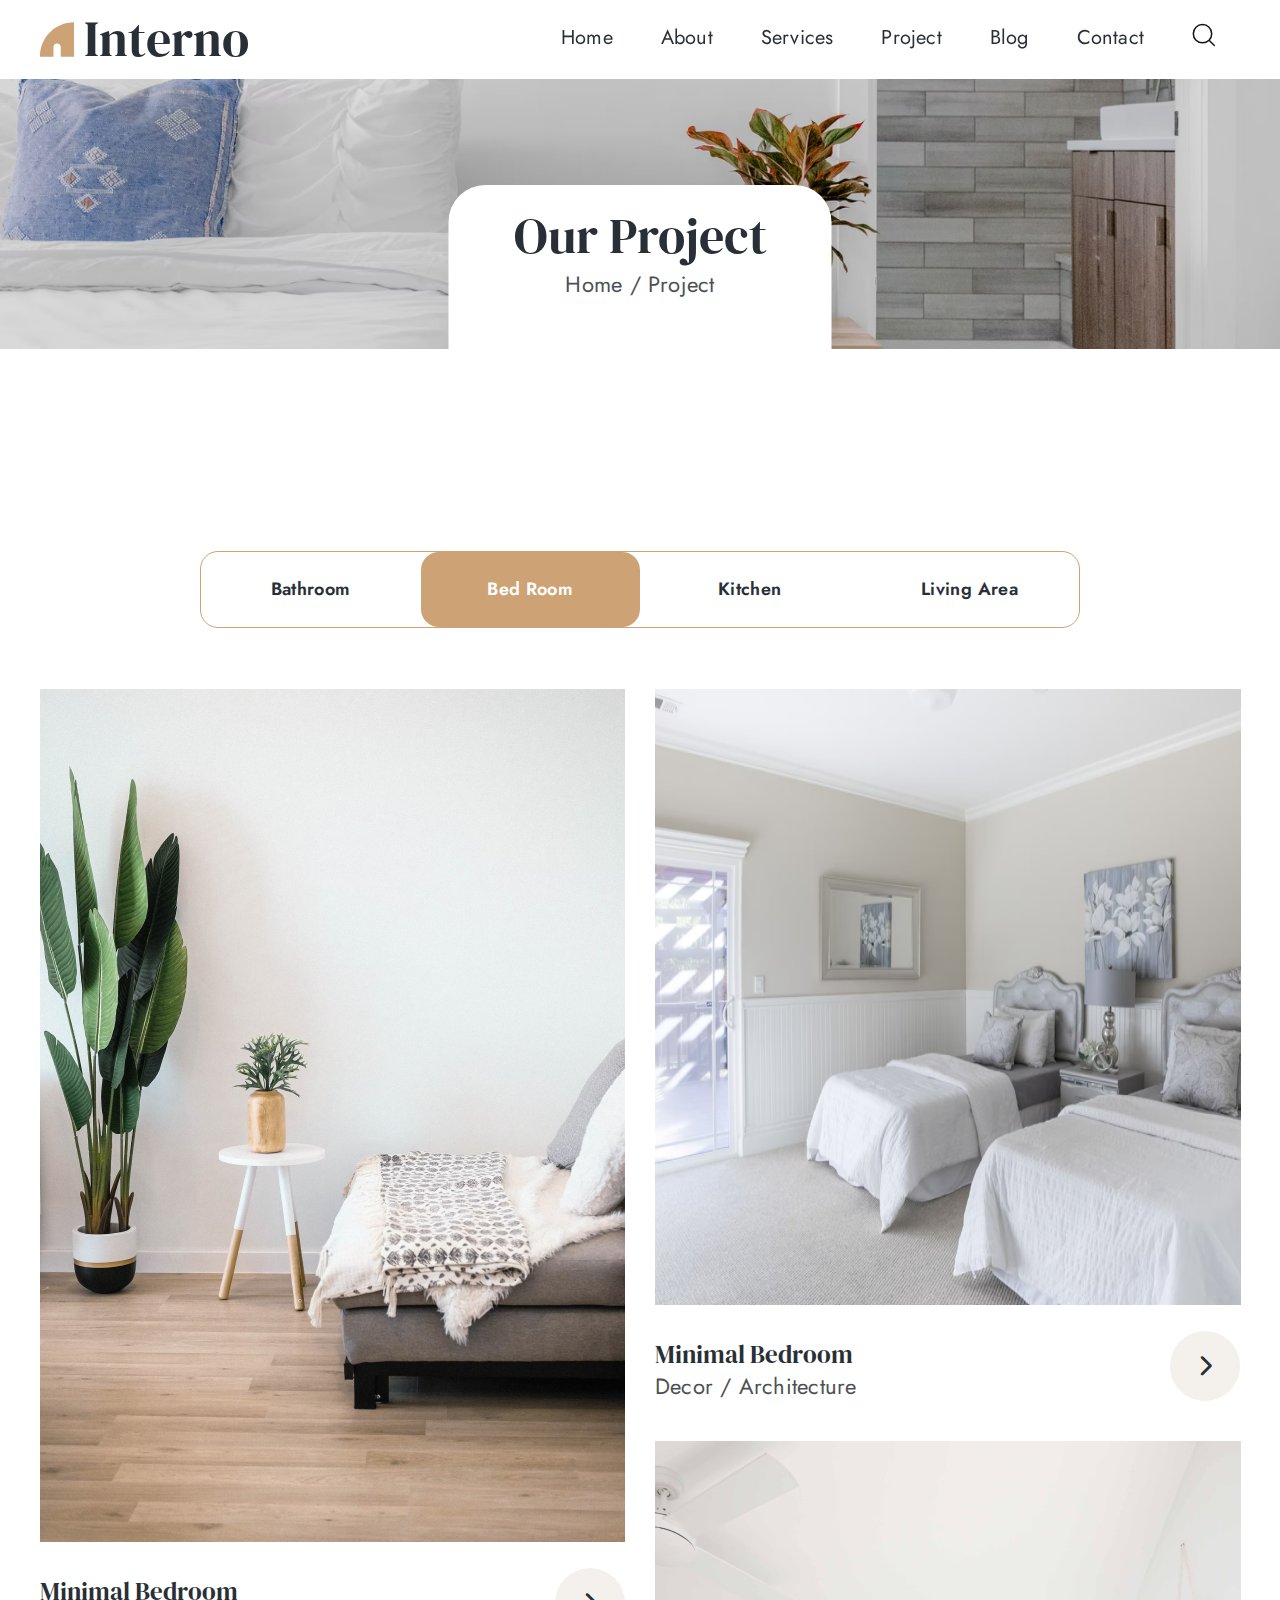
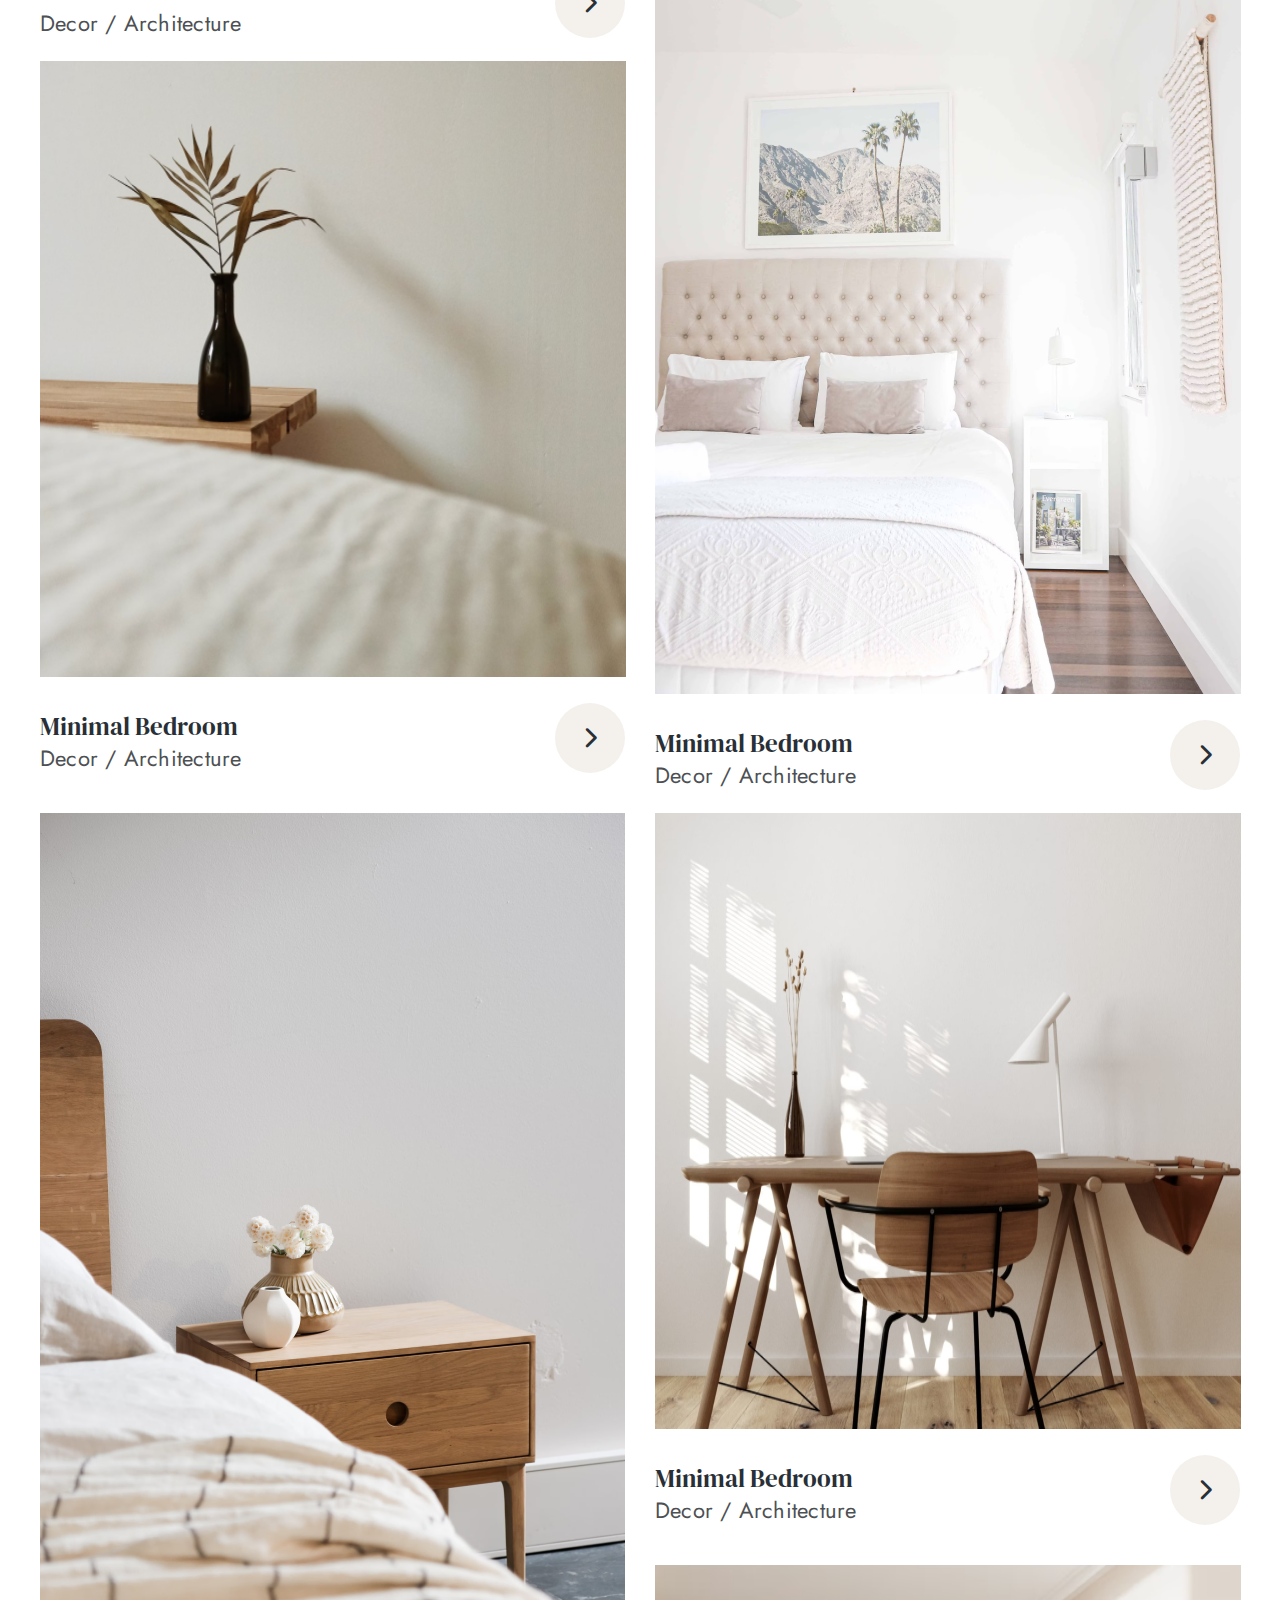
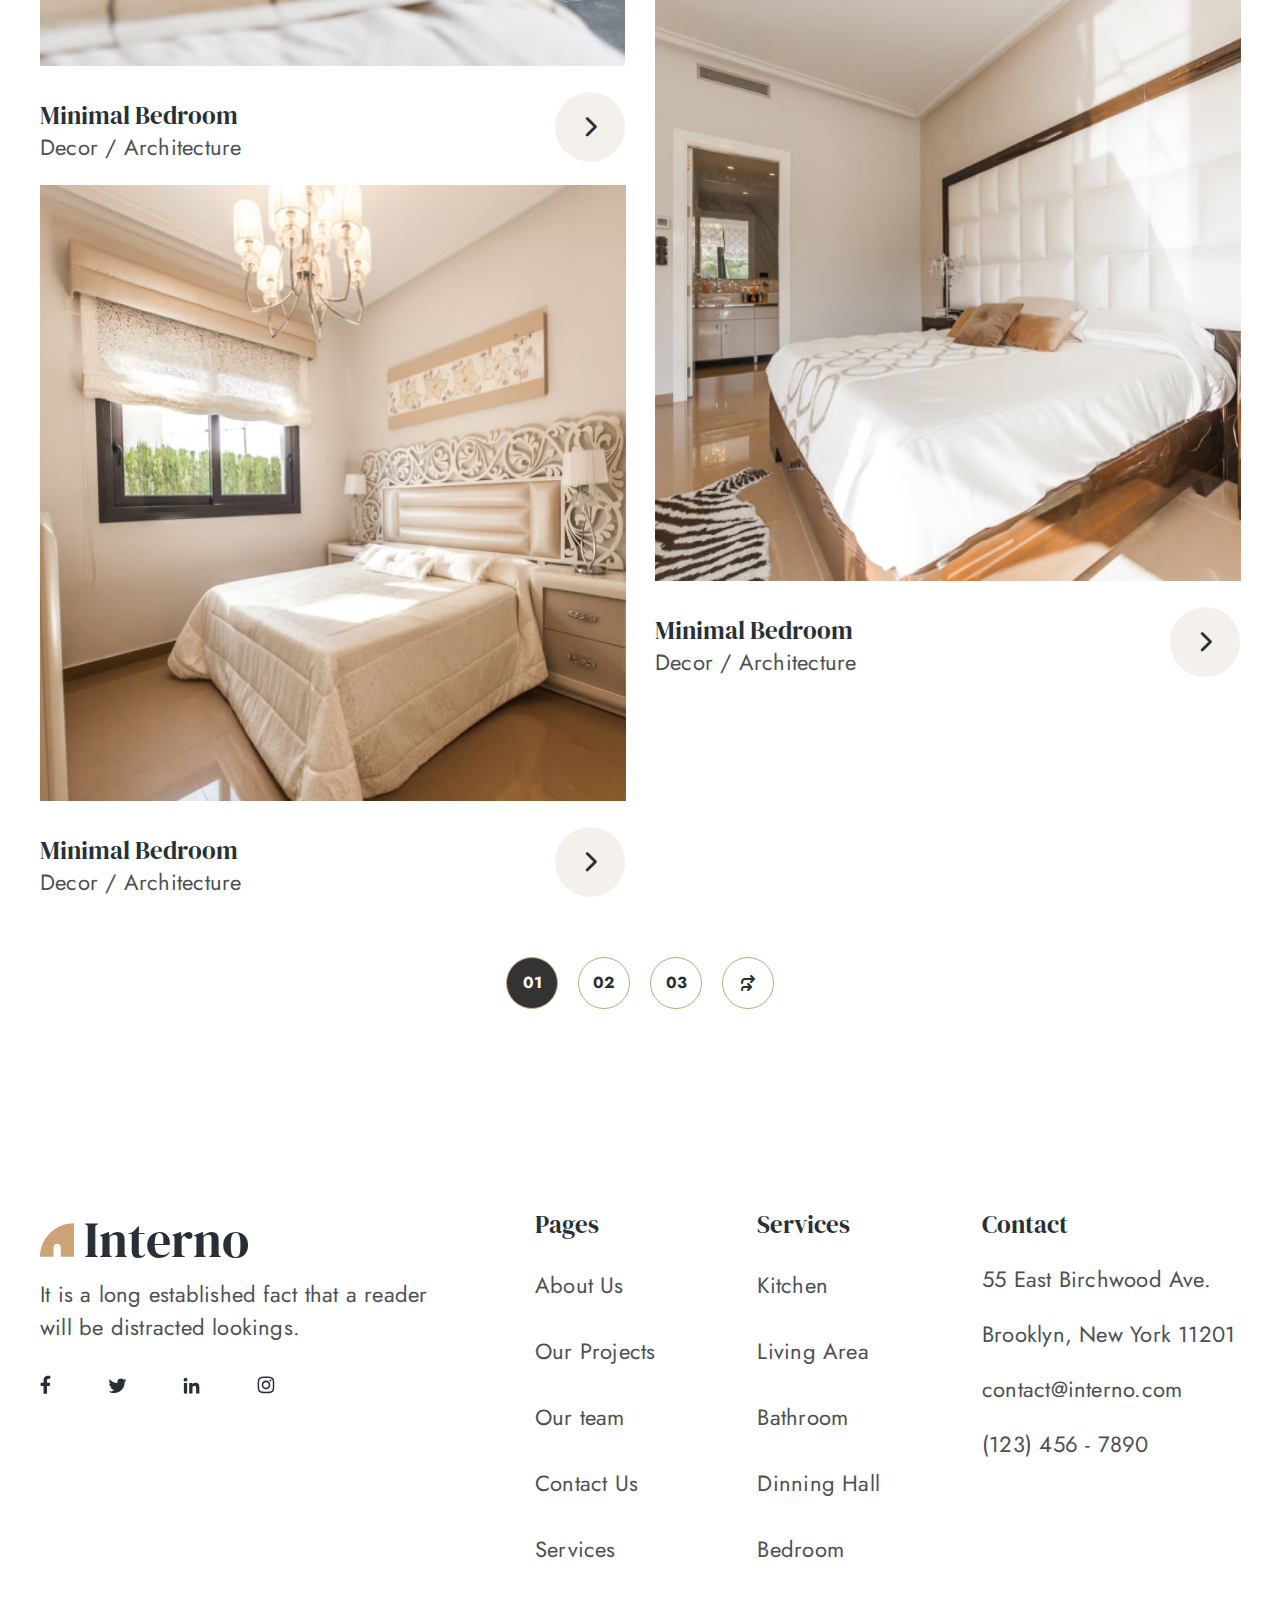
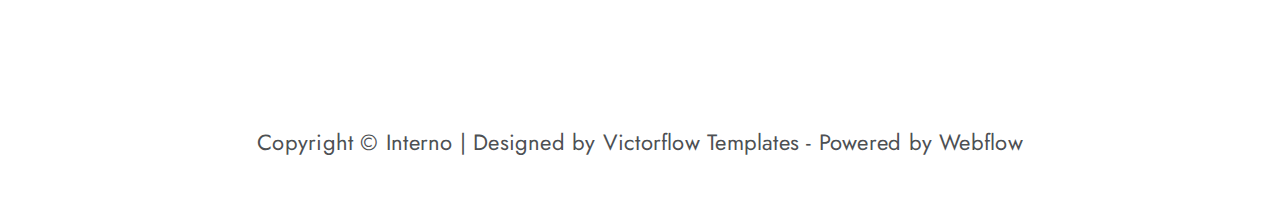
<file: project.html>
<!DOCTYPE html>
<html lang="en">
    <head>
        <meta charset="UTF-8" />
        <meta name="viewport" content="width=device-width, initial-scale=1.0" />
        <title>Interno</title>

        <!-- FAVICON -->
        <link
            rel="apple-touch-icon"
            sizes="57x57"
            href="./assets/favicon/apple-icon-57x57.png"
        />
        <link
            rel="apple-touch-icon"
            sizes="60x60"
            href="./assets/favicon/apple-icon-60x60.png"
        />
        <link
            rel="apple-touch-icon"
            sizes="72x72"
            href="./assets/favicon/apple-icon-72x72.png"
        />
        <link
            rel="apple-touch-icon"
            sizes="76x76"
            href="./assets/favicon/apple-icon-76x76.png"
        />
        <link
            rel="apple-touch-icon"
            sizes="114x114"
            href="./assets/favicon/apple-icon-114x114.png"
        />
        <link
            rel="apple-touch-icon"
            sizes="120x120"
            href="./assets/favicon/apple-icon-120x120.png"
        />
        <link
            rel="apple-touch-icon"
            sizes="144x144"
            href="./assets/favicon/apple-icon-144x144.png"
        />
        <link
            rel="apple-touch-icon"
            sizes="152x152"
            href="./assets/favicon/apple-icon-152x152.png"
        />
        <link
            rel="apple-touch-icon"
            sizes="180x180"
            href="./assets/favicon/apple-icon-180x180.png"
        />
        <link
            rel="icon"
            type="image/png"
            sizes="192x192"
            href="./assets/favicon/android-icon-192x192.png"
        />
        <link
            rel="icon"
            type="image/png"
            sizes="32x32"
            href="./assets/favicon/favicon-32x32.png"
        />
        <link
            rel="icon"
            type="image/png"
            sizes="96x96"
            href="./assets/favicon/favicon-96x96.png"
        />
        <link
            rel="icon"
            type="image/png"
            sizes="16x16"
            href="./assets/favicon/favicon-16x16.png"
        />
        <link rel="manifest" href="./assets/favicon/manifest.json" />
        <meta name="msapplication-TileColor" content="#ffffff" />
        <meta
            name="msapplication-TileImage"
            content="./assets/favicon/ms-icon-144x144.png"
        />
        <meta name="theme-color" content="#ffffff" />

        <!-- FONTS -->
        <link rel="preconnect" href="https://fonts.googleapis.com" />
        <link rel="preconnect" href="https://fonts.gstatic.com" crossorigin />
        <link
            href="https://fonts.googleapis.com/css2?family=DM+Serif+Display:ital@0;1&family=Jost:wght@400;600;700&display=swap"
            rel="stylesheet"
        />

        <!-- LINK -->
        <link rel="stylesheet" href="./assets/css/reset.css" />
        <link rel="stylesheet" href="./assets/css/style.css" />
        <link rel="stylesheet" href="./assets/css/common.css" />

        <link rel="preconnect" href="https://cdnjs.cloudflare.com" />
        <link
            rel="stylesheet"
            href="https://cdnjs.cloudflare.com/ajax/libs/font-awesome/6.4.0/css/all.min.css"
        />
    </head>
    <body>
        <!-- Navigation -->
        <header class="header">
            <div class="content">
                <div class="row row-center">
                    <a href="#" class="logo-interno">
                        <img src="./assets/img/logo.svg" alt="" class="logo" />
                        <h2>Interno</h2>
                    </a>
                    <div class="navigation">
                        <ul class="menu-nav medium-p">
                            <li><a href="index.html">Home</a></li>
                            <li>
                                <a href="">About</a>
                                <ul class="sub-nav">
                                    <li><a href="aboutus.html">About Us</a></li>
                                    <li>
                                        <a href="pricing.html"
                                            >Pricing & Plan</a
                                        >
                                    </li>
                                </ul>
                            </li>
                            <li><a href="services.html">Services</a></li>
                            <li><a href="project.html">Project</a></li>
                            <li>
                                <a href="">Blog</a>
                                <ul class="sub-nav">
                                    <li>
                                        <a href="blognews.html"
                                            >Articles & News</a
                                        >
                                    </li>
                                    <li>
                                        <a href="professional.html"
                                            >Our Professional</a
                                        >
                                    </li>
                                </ul>
                            </li>
                            <li>
                                <a href="">Contact</a>
                                <ul class="sub-nav">
                                    <li>
                                        <a href="contact.html">Contact Us</a>
                                    </li>
                                    <li><a href="FAQ's.html">Faq’s</a></li>
                                </ul>
                            </li>
                            <li>
                                <a href=""
                                    ><img
                                        src="./assets/img/header-search.svg"
                                        alt=""
                                /></a>
                            </li>
                        </ul>
                    </div>
                </div>
            </div>
        </header>

        <main>
            <div class="banner">
                <img
                    src="./assets/img/img-ourproject.png"
                    alt=""
                    class="banner-img"
                />
                <div class="banner-box">
                    <h2 class="banner-nav">Our Project</h2>
                    <div class="banner-menu large-p">Home / Project</div>
                </div>
            </div>

            <div class="project-content">
                <div class="content">
                    <div class="row">
                        <div class="place-project">Bathroom</div>
                        <div class="place-project">Bed Room</div>
                        <div class="place-project">Kitchen</div>
                        <div class="place-project">Living Area</div>
                    </div>

                    <!-- Images box -->
                    <div class="row-box">
                        <div class="projects-box">
                            <a href="detail-project.html">
                                <img
                                    src="./assets/img/Project-img-1.png"
                                    alt=""
                                    class="projects-img"
                                />
                                <div class="row-box-desc">
                                    <div class="projects-info">
                                        <h4 class="projects-name">
                                            Minimal Bedroom
                                        </h4>
                                        <div class="large-p projects-desc">
                                            Decor / Architecture
                                        </div>
                                    </div>
                                    <i class="fa-solid fa-chevron-right"></i>
                                </div>
                            </a>
                        </div>

                        <div class="projects-box">
                            <a href="detail-project.html">
                                <img
                                    src="./assets/img/Project-img-2.png"
                                    alt=""
                                    class="projects-img-small"
                                />
                                <div class="row-box-desc">
                                    <div class="projects-info">
                                        <h4 class="projects-name">
                                            Minimal Bedroom
                                        </h4>
                                        <div class="large-p projects-desc">
                                            Decor / Architecture
                                        </div>
                                    </div>
                                    <i class="fa-solid fa-chevron-right"></i>
                                </div>
                            </a>
                        </div>

                        <div class="projects-box">
                            <a href="detail-project.html">
                                <img
                                    src="./assets/img/Project-img-3.png"
                                    alt=""
                                    class="projects-img-small"
                                />
                                <div class="row-box-desc">
                                    <div class="projects-info">
                                        <h4 class="projects-name">
                                            Minimal Bedroom
                                        </h4>
                                        <div class="large-p projects-desc">
                                            Decor / Architecture
                                        </div>
                                    </div>
                                    <i class="fa-solid fa-chevron-right"></i>
                                </div>
                            </a>
                        </div>

                        <div class="projects-box projects-box-margin">
                            <a href="detail-project.html">
                                <img
                                    src="./assets/img/Project-img-4.png"
                                    alt=""
                                    class="projects-img"
                                />
                                <div class="row-box-desc">
                                    <div class="projects-info">
                                        <h4 class="projects-name">
                                            Minimal Bedroom
                                        </h4>
                                        <div class="large-p projects-desc">
                                            Decor / Architecture
                                        </div>
                                    </div>
                                    <i class="fa-solid fa-chevron-right"></i>
                                </div>
                            </a>
                        </div>

                        <div class="projects-box projects-box-margin">
                            <a href="detail-project.html">
                                <img
                                    src="./assets/img/Project-img-5.png"
                                    alt=""
                                    class="projects-img"
                                />
                                <div class="row-box-desc">
                                    <div class="projects-info">
                                        <h4 class="projects-name">
                                            Minimal Bedroom
                                        </h4>
                                        <div class="large-p projects-desc">
                                            Decor / Architecture
                                        </div>
                                    </div>
                                    <i class="fa-solid fa-chevron-right"></i>
                                </div>
                            </a>
                        </div>

                        <div class="projects-box projects-box-margin">
                            <a href="detail-project.html">
                                <img
                                    src="./assets/img/Project-img-6.png"
                                    alt=""
                                    class="projects-img-small"
                                />
                                <div class="row-box-desc">
                                    <div class="projects-info">
                                        <h4 class="projects-name">
                                            Minimal Bedroom
                                        </h4>
                                        <div class="large-p projects-desc">
                                            Decor / Architecture
                                        </div>
                                    </div>
                                    <i class="fa-solid fa-chevron-right"></i>
                                </div>
                            </a>
                        </div>

                        <div class="projects-box projects-box-margin">
                            <a href="detail-project.html">
                                <img
                                    src="./assets/img/Project-img-7.png"
                                    alt=""
                                    class="projects-img-small"
                                />
                                <div class="row-box-desc">
                                    <div class="projects-info">
                                        <h4 class="projects-name">
                                            Minimal Bedroom
                                        </h4>
                                        <div class="large-p projects-desc">
                                            Decor / Architecture
                                        </div>
                                    </div>
                                    <i class="fa-solid fa-chevron-right"></i>
                                </div>
                            </a>
                        </div>

                        <div class="projects-box projects-box-margin">
                            <a href="detail-project.html">
                                <img
                                    src="./assets/img/Project-img-8.png"
                                    alt=""
                                    class="projects-img-small"
                                />
                                <div class="row-box-desc">
                                    <div class="projects-info">
                                        <h4 class="projects-name">
                                            Minimal Bedroom
                                        </h4>
                                        <div class="large-p projects-desc">
                                            Decor / Architecture
                                        </div>
                                    </div>
                                    <i class="fa-solid fa-chevron-right"></i>
                                </div>
                            </div>
                            </a>
                    </div>

                    <!-- Number Box -->
                    <div class="row-number">
                        <div class="number-circle">01</div>
                        <div class="number-circle">02</div>
                        <div class="number-circle">03</div>
                        <div class="number-circle">
                            <i class="fa-solid fa-arrows-turn-right"></i>
                        </div>
                    </div>
                </div>
            </div>
        </main>

        <!-- Footer -->
        <footer class="footer">
            <div class="content">
                <div class="row">
                    <div class="footer-column footer-column-heading">
                        <div class="logo-interno">
                            <img
                                src="./assets/img/logo.svg"
                                alt=""
                                class="logo"
                            />
                            <h2>Interno</h2>
                        </div>
                        <p class="large-p">
                            It is a long established fact that a reader will be
                            distracted lookings.
                        </p>
                        <div class="footer-icon">
                            <img
                                src="./assets/img/footer-facebook.svg"
                                alt=""
                                class="footer-social-link"
                            />
                            <img
                                src="./assets/img/footer-twitter.svg"
                                alt=""
                                class="footer-social-link"
                            />
                            <img
                                src="./assets/img/footer-linkedln.svg"
                                alt=""
                                class="footer-social-link"
                            />
                            <img
                                src="./assets/img/footer-instagram.svg"
                                alt=""
                                class="footer-social-link"
                            />
                        </div>
                    </div>
                    <div class="footer-column">
                        <h4 class="footer-heading">Pages</h4>
                        <ul class="footer-list">
                            <li class="footer-item">
                                <a href="#!">About Us</a>
                            </li>
                            <li class="footer-item">
                                <a href="#!">Our Projects</a>
                            </li>
                            <li class="footer-item">
                                <a href="#!">Our team</a>
                            </li>
                            <li class="footer-item">
                                <a href="#!">Contact Us</a>
                            </li>
                            <li class="footer-item">
                                <a href="#!">Services</a>
                            </li>
                        </ul>
                    </div>
                    <div class="footer-column">
                        <h4 class="footer-heading">Services</h4>
                        <ul class="footer-list">
                            <li class="footer-item">
                                <a href="#!">Kitchen</a>
                            </li>
                            <li class="footer-item">
                                <a href="#!">Living Area</a>
                            </li>
                            <li class="footer-item">
                                <a href="#!">Bathroom</a>
                            </li>
                            <li class="footer-item">
                                <a href="#!">Dinning Hall</a>
                            </li>
                            <li class="footer-item">
                                <a href="#!">Bedroom</a>
                            </li>
                        </ul>
                    </div>
                    <div class="footer-column footer-column-contact">
                        <h4 class="footer-heading">Contact</h4>
                        <ul class="footer-list">
                            <li class="footer-item-contact">
                                <a href="#!"
                                    >55 East Birchwood Ave. Brooklyn, New York
                                    11201</a
                                >
                            </li>
                            <li class="footer-item-contact">
                                <a href="#!">contact@interno.com</a>
                            </li>
                            <li class="footer-item-contact">
                                <a href="#!">(123) 456 - 7890</a>
                            </li>
                        </ul>
                    </div>
                </div>
                <div class="footer-row">
                    <p class="copyright large-p">
                        Copyright © Interno | Designed by Victorflow Templates -
                        Powered by Webflow
                    </p>
                </div>
            </div>
        </footer>
    </body>
</html>
</file>
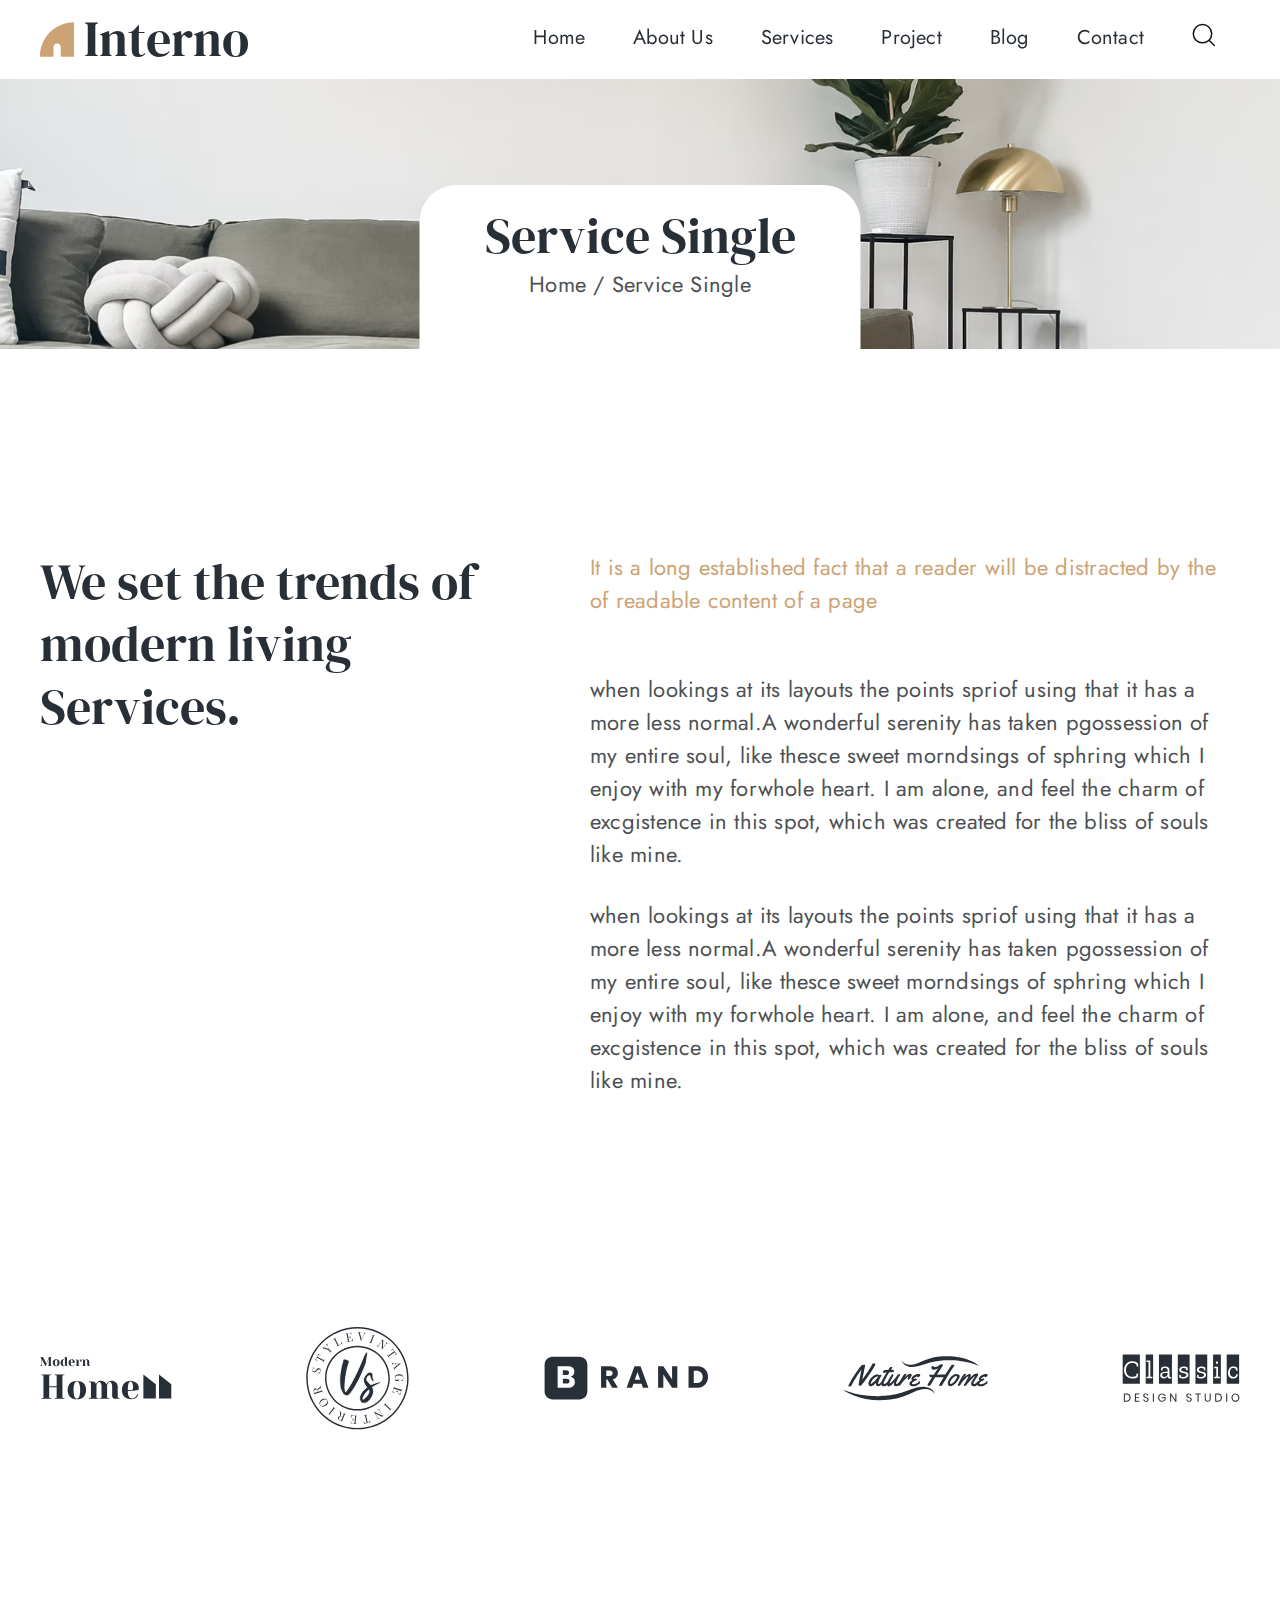
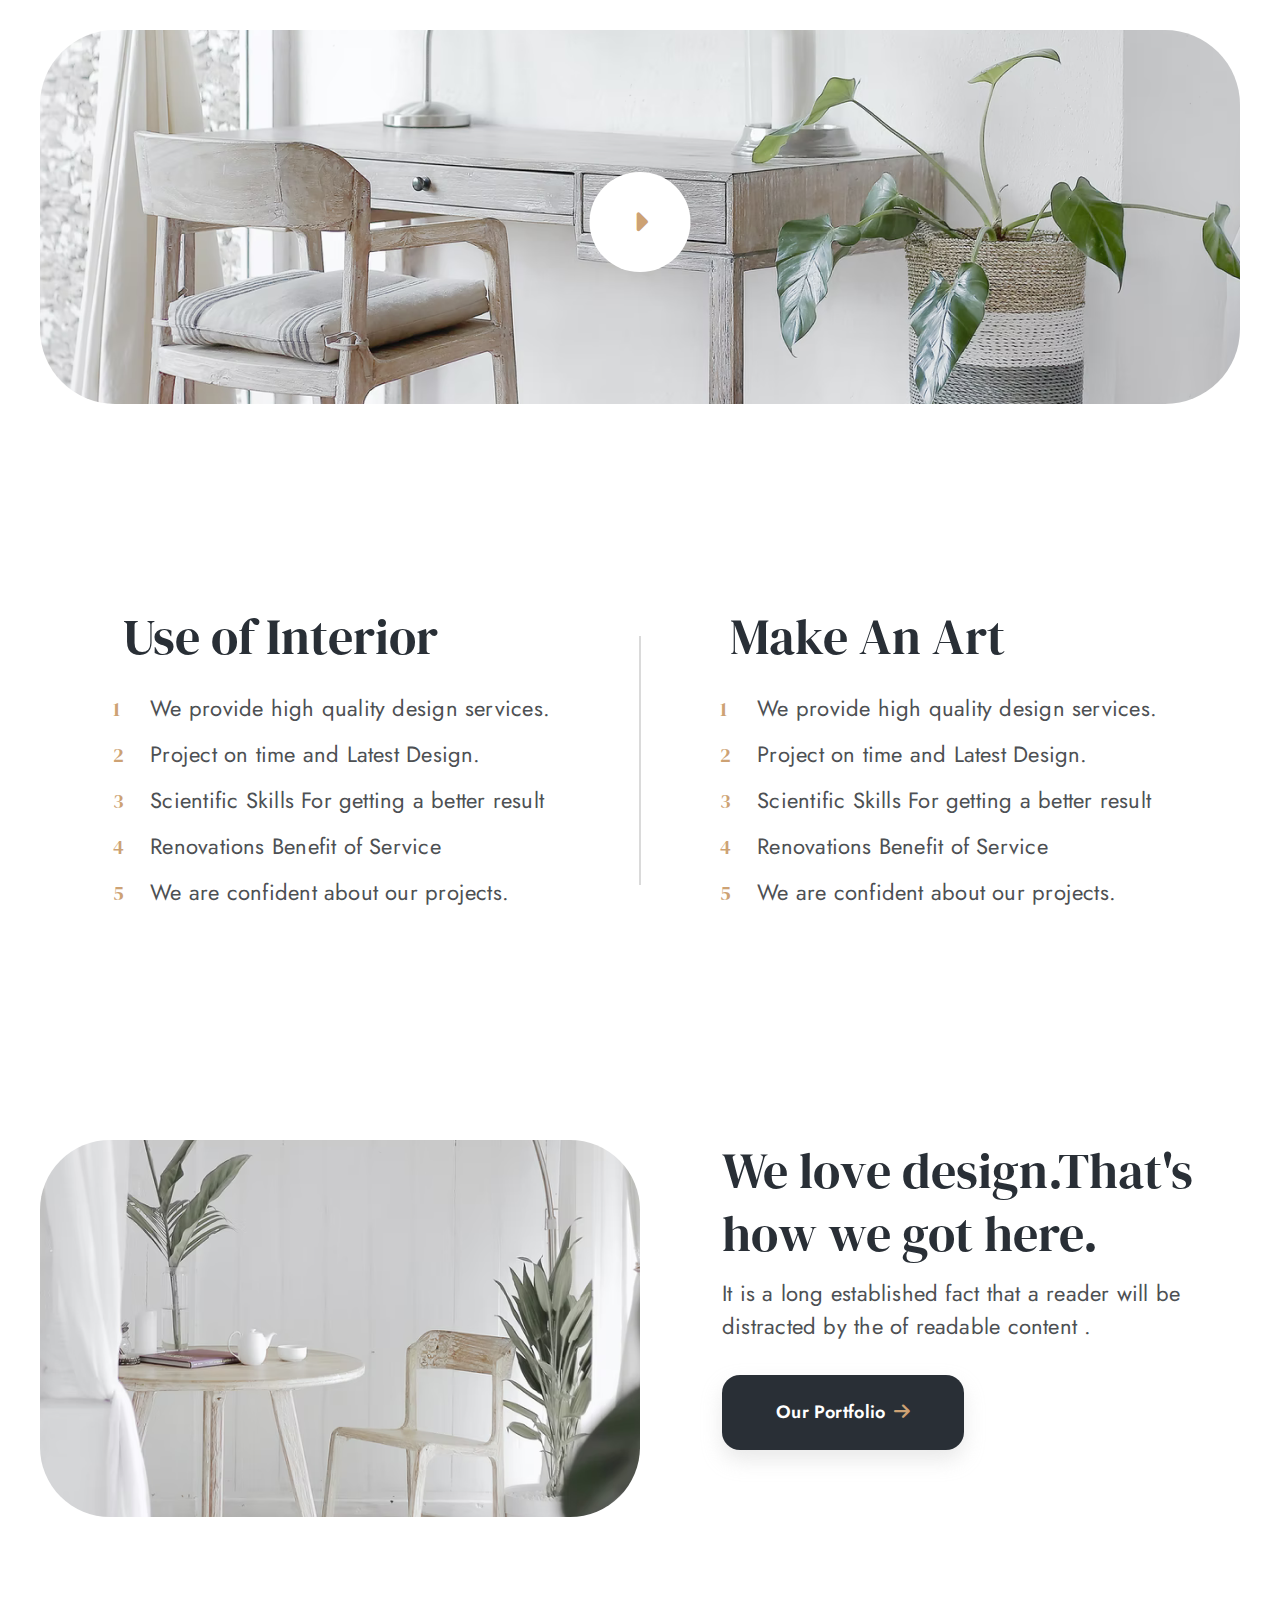
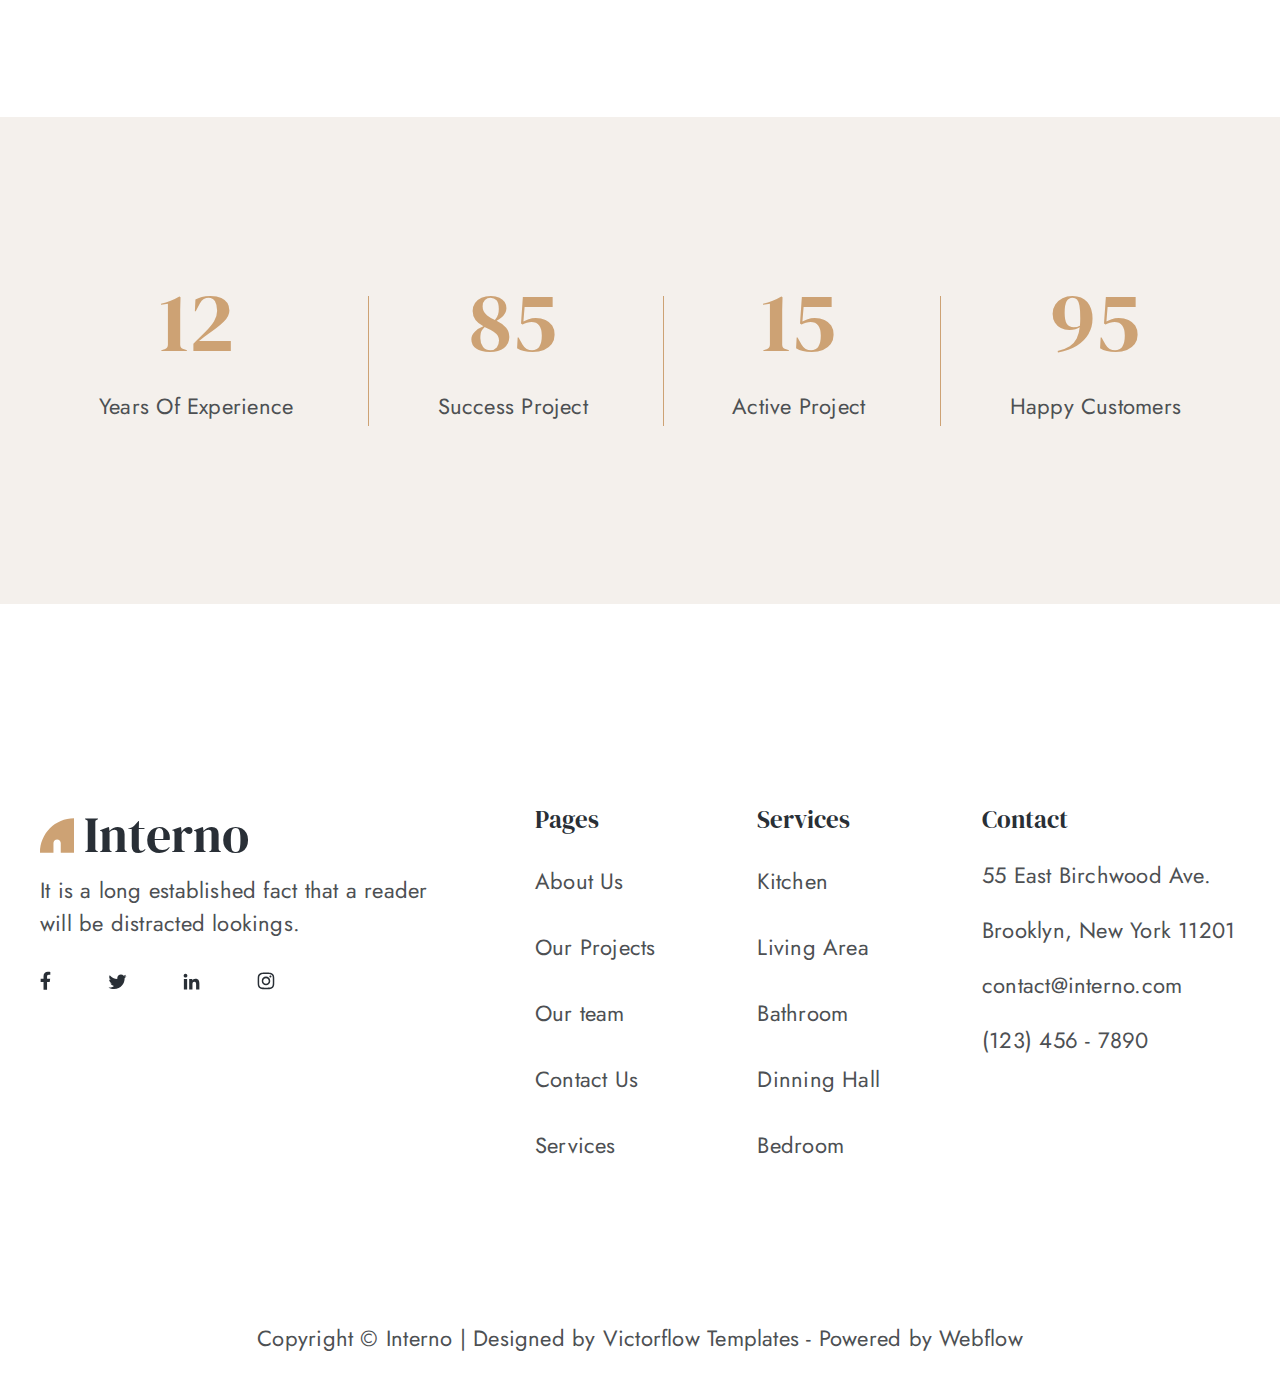
<file: service-singlel.html>
<!DOCTYPE html>
<html lang="en">
    <head>
        <meta charset="UTF-8" />
        <meta name="viewport" content="width=device-width, initial-scale=1.0" />
        <title>Interno</title>

        <!-- FAVICON -->
        <link
            rel="apple-touch-icon"
            sizes="57x57"
            href="./assets/favicon/apple-icon-57x57.png"
        />
        <link
            rel="apple-touch-icon"
            sizes="60x60"
            href="./assets/favicon/apple-icon-60x60.png"
        />
        <link
            rel="apple-touch-icon"
            sizes="72x72"
            href="./assets/favicon/apple-icon-72x72.png"
        />
        <link
            rel="apple-touch-icon"
            sizes="76x76"
            href="./assets/favicon/apple-icon-76x76.png"
        />
        <link
            rel="apple-touch-icon"
            sizes="114x114"
            href="./assets/favicon/apple-icon-114x114.png"
        />
        <link
            rel="apple-touch-icon"
            sizes="120x120"
            href="./assets/favicon/apple-icon-120x120.png"
        />
        <link
            rel="apple-touch-icon"
            sizes="144x144"
            href="./assets/favicon/apple-icon-144x144.png"
        />
        <link
            rel="apple-touch-icon"
            sizes="152x152"
            href="./assets/favicon/apple-icon-152x152.png"
        />
        <link
            rel="apple-touch-icon"
            sizes="180x180"
            href="./assets/favicon/apple-icon-180x180.png"
        />
        <link
            rel="icon"
            type="image/png"
            sizes="192x192"
            href="./assets/favicon/android-icon-192x192.png"
        />
        <link
            rel="icon"
            type="image/png"
            sizes="32x32"
            href="./assets/favicon/favicon-32x32.png"
        />
        <link
            rel="icon"
            type="image/png"
            sizes="96x96"
            href="./assets/favicon/favicon-96x96.png"
        />
        <link
            rel="icon"
            type="image/png"
            sizes="16x16"
            href="./assets/favicon/favicon-16x16.png"
        />
        <link rel="manifest" href="./assets/favicon/manifest.json" />
        <meta name="msapplication-TileColor" content="#ffffff" />
        <meta
            name="msapplication-TileImage"
            content="./assets/favicon/ms-icon-144x144.png"
        />
        <meta name="theme-color" content="#ffffff" />

        <!-- FONTS -->
        <link rel="preconnect" href="https://fonts.googleapis.com" />
        <link rel="preconnect" href="https://fonts.gstatic.com" crossorigin />
        <link
            href="https://fonts.googleapis.com/css2?family=DM+Serif+Display:ital@0;1&family=Jost:wght@400;600;700&display=swap"
            rel="stylesheet"
        />

        <!-- LINK -->
        <link rel="stylesheet" href="./assets/css/reset.css" />
        <link rel="stylesheet" href="./assets/css/style.css" />
        <link rel="stylesheet" href="./assets/css/common.css" />

        <link rel="preconnect" href="https://cdnjs.cloudflare.com" />
        <link
            rel="stylesheet"
            href="https://cdnjs.cloudflare.com/ajax/libs/font-awesome/6.4.0/css/all.min.css"
        />
    </head>
    <body>
        <!-- Navigation -->
        <header class="header">
            <div class="content">
                <div class="row row-center">
                    <div class="logo-interno">
                        <img src="./assets/img/logo.svg" alt="" class="logo" />
                        <h2>Interno</h2>
                    </div>
                    <div class="navigation">
                        <ul class="menu-nav medium-p">
                            <li><a href="index.html">Home</a></li>
                            <li><a href="">About Us</a></li>
                            <li><a href="services.html">Services</a></li>
                            <li><a href="">Project</a></li>
                            <li>
                                <a href="">Blog</a>
                                <ul class="sub-nav">
                                    <li><a href="">Articles & News</a></li>
                                    <li><a href="">Our Professional</a></li>
                                </ul>
                            </li>
                            <li>
                                <a href="">Contact</a>
                                <ul class="sub-nav">
                                    <li><a href="">Contact Us</a></li>
                                    <li><a href="">Faq’s</a></li>
                                </ul>
                            </li>
                            <li>
                                <a href=""
                                    ><img
                                        src="./assets/img/header-search.svg"
                                        alt=""
                                /></a>
                            </li>
                        </ul>
                    </div>
                </div>
            </div>
        </header>

        <main>
            <div class="banner">
                <img
                    src="./assets/img/banner-service-single.png"
                    alt=""
                    class="banner-img"
                />
                <div class="banner-box">
                    <h2 class="banner-nav">Service Single</h2>
                    <div class="banner-menu large-p">Home / Service Single</div>
                </div>
            </div>

            <div class="service-single">
                <div class="content">
                    <div class="row">
                        <h2>We set the trends of modern living Services.</h2>
                        <div class="large-p">
                            <div class="service-single-details">
                                It is a long established fact that a reader will
                                be distracted by the of readable content of a
                                page
                            </div>
                            <div class="service-single-details">
                                when lookings at its layouts the points spriof
                                using that it has a more less normal.A wonderful
                                serenity has taken pgossession of my entire
                                soul, like thesce sweet morndsings of sphring
                                which I enjoy with my forwhole heart. I am
                                alone, and feel the charm of excgistence in this
                                spot, which was created for the bliss of souls
                                like mine.
                            </div>
                            <div class="service-single-details">
                                when lookings at its layouts the points spriof
                                using that it has a more less normal.A wonderful
                                serenity has taken pgossession of my entire
                                soul, like thesce sweet morndsings of sphring
                                which I enjoy with my forwhole heart. I am
                                alone, and feel the charm of excgistence in this
                                spot, which was created for the bliss of souls
                                like mine.
                            </div>
                        </div>
                    </div>
                </div>
            </div>

            <div class="homepage-brand">
                <div class="content">
                    <div class="row row-center">
                        <img
                            src="./assets/img/homepage-brand-1.svg"
                            alt=""
                            class="homepage-brand-img"
                        />
                        <img
                            src="./assets/img/homepage-brand-2.svg"
                            alt=""
                            class="homepage-brand-img"
                        />
                        <img
                            src="./assets/img/homepage-brand-3.svg"
                            alt=""
                            class="homepage-brand-img"
                        />
                        <img
                            src="./assets/img/homepage-brand-4.svg"
                            alt=""
                            class="homepage-brand-img"
                        />
                        <img
                            src="./assets/img/homepage-brand-5.svg"
                            alt=""
                            class="homepage-brand-img"
                        />
                    </div>
                </div>
            </div>

            <div class="service-single-video">
                <div class="content">
                    <img
                        src="./assets/img/sevice-single-video.png"
                        alt=""
                        class="service-single-video-img"
                    />
                    <i class="fa-solid fa-caret-right"></i>
                </div>
            </div>

            <div class="service-single-point">
                <div class="content">
                    <div class="row">
                        <div class="service-single-point-box">
                            <h2>Use of Interior</h2>
                            <ol class="large-p">
                                <li>
                                    We provide high quality design services.
                                </li>
                                <li>
                                    Project on time and Latest Design.&nbsp;
                                </li>
                                <li>
                                    Scientific Skills For getting a better
                                    result
                                </li>
                                <li>&nbsp;Renovations Benefit of Service</li>
                                <li>
                                    We are confident about our projects.&nbsp;
                                </li>
                            </ol>
                        </div>
                        <div class="service-single-point-box">
                            <h2>Make An Art</h2>
                            <ol class="large-p">
                                <li>
                                    We provide high quality design services.
                                </li>
                                <li>
                                    Project on time and Latest Design.&nbsp;
                                </li>
                                <li>
                                    Scientific Skills For getting a better
                                    result
                                </li>
                                <li>&nbsp;Renovations Benefit of Service</li>
                                <li>
                                    We are confident about our projects.&nbsp;
                                </li>
                            </ol>
                        </div>
                    </div>
                </div>
            </div>

            <div class="service-single-result">
                <div class="content">
                    <div class="row">
                        <img
                            src="./assets/img/service-single-result.png"
                            alt=""
                            class="service-single-result-img"
                        />
                        <div class="service-single-result-info">
                            <h2>We love design.That's how we got here.</h2>
                            <p class="large-p">
                                It is a long established fact that a reader will
                                be distracted by the of readable content .
                            </p>
                            <div class="btn-default">
                                Our Portfolio<i
                                    class="fa-solid fa-arrow-right"
                                ></i>
                            </div>
                        </div>
                    </div>
                </div>
            </div>

            <div class="homepage-counter">
                <div class="content">
                    <div class="row homepage-counter-row">
                        <div class="homepage-counter-info">
                            <h1>12</h1>
                            <p class="large-p">Years Of Experience</p>
                        </div>
                        <div class="homepage-counter-info">
                            <h1>85</h1>
                            <p class="large-p">Success Project</p>
                        </div>
                        <div class="homepage-counter-info">
                            <h1>15</h1>
                            <p class="large-p">Active Project</p>
                        </div>
                        <div class="homepage-counter-info">
                            <h1>95</h1>
                            <p class="large-p">Happy Customers</p>
                        </div>
                    </div>
                </div>
            </div>
        </main>

        <footer id="contact" class="footer">
            <div class="content">
                <div class="row">
                    <div class="footer-column footer-column-heading">
                        <div class="logo-interno">
                            <img
                                src="./assets/img/logo.svg"
                                alt=""
                                class="logo"
                            />
                            <h2>Interno</h2>
                        </div>
                        <p class="large-p">
                            It is a long established fact that a reader will be
                            distracted lookings.
                        </p>
                        <div class="footer-icon">
                            <img
                                src="./assets/img/footer-facebook.svg"
                                alt=""
                                class="footer-social-link"
                            />
                            <img
                                src="./assets/img/footer-twitter.svg"
                                alt=""
                                class="footer-social-link"
                            />
                            <img
                                src="./assets/img/footer-linkedln.svg"
                                alt=""
                                class="footer-social-link"
                            />
                            <img
                                src="./assets/img/footer-instagram.svg"
                                alt=""
                                class="footer-social-link"
                            />
                        </div>
                    </div>
                    <div class="footer-column">
                        <h4 class="footer-heading">Pages</h4>
                        <ul class="footer-list">
                            <li class="footer-item">
                                <a href="#!">About Us</a>
                            </li>
                            <li class="footer-item">
                                <a href="#!">Our Projects</a>
                            </li>
                            <li class="footer-item">
                                <a href="#!">Our team</a>
                            </li>
                            <li class="footer-item">
                                <a href="#!">Contact Us</a>
                            </li>
                            <li class="footer-item">
                                <a href="#!">Services</a>
                            </li>
                        </ul>
                    </div>
                    <div class="footer-column">
                        <h4 class="footer-heading">Services</h4>
                        <ul class="footer-list">
                            <li class="footer-item">
                                <a href="#!">Kitchen</a>
                            </li>
                            <li class="footer-item">
                                <a href="#!">Living Area</a>
                            </li>
                            <li class="footer-item">
                                <a href="#!">Bathroom</a>
                            </li>
                            <li class="footer-item">
                                <a href="#!">Dinning Hall</a>
                            </li>
                            <li class="footer-item">
                                <a href="#!">Bedroom</a>
                            </li>
                        </ul>
                    </div>
                    <div class="footer-column footer-column-contact">
                        <h4 class="footer-heading">Contact</h4>
                        <ul class="footer-list">
                            <li class="footer-item-contact">
                                <a href="#!"
                                    >55 East Birchwood Ave. Brooklyn, New York
                                    11201</a
                                >
                            </li>
                            <li class="footer-item-contact">
                                <a href="#!">contact@interno.com</a>
                            </li>
                            <li class="footer-item-contact">
                                <a href="#!">(123) 456 - 7890</a>
                            </li>
                        </ul>
                    </div>
                </div>
                <div class="footer-row">
                    <p class="copyright large-p">
                        Copyright © Interno | Designed by Victorflow Templates -
                        Powered by Webflow
                    </p>
                </div>
            </div>
        </footer>
    </body>
</html>
</file>
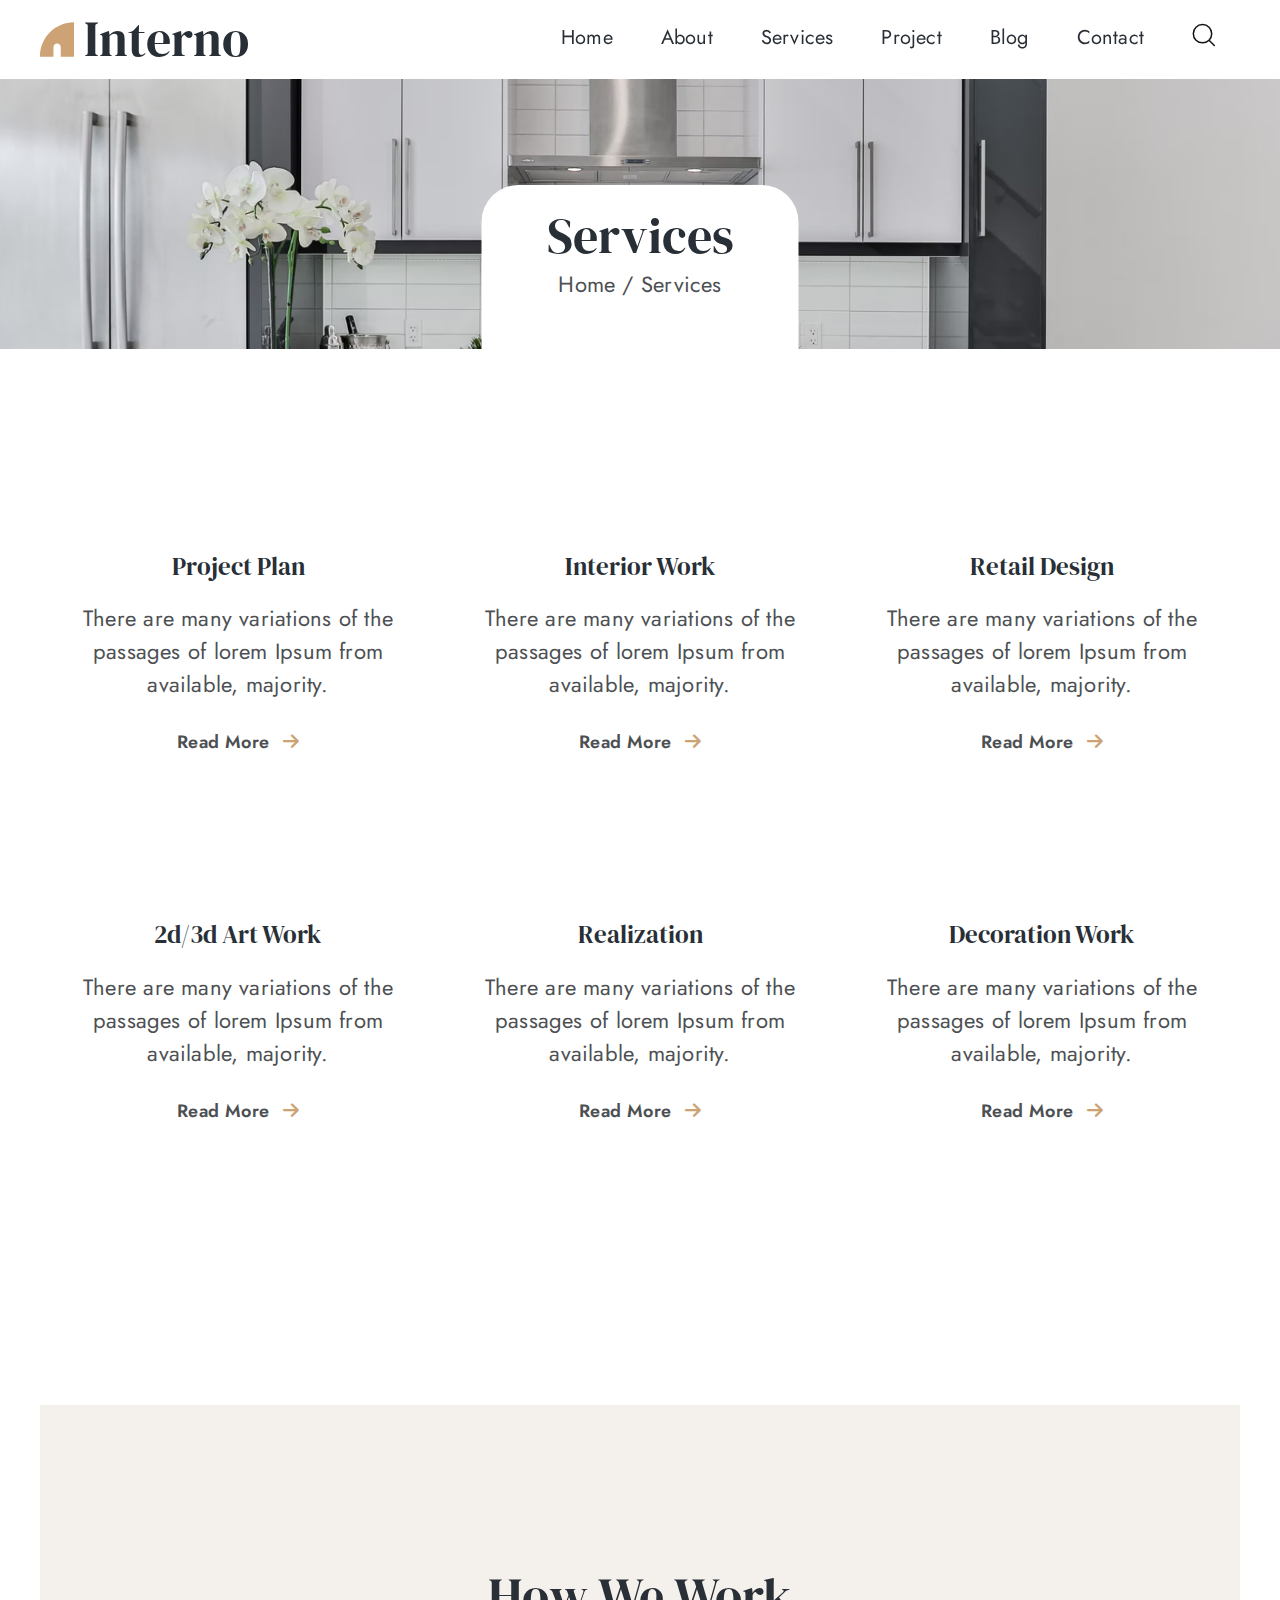
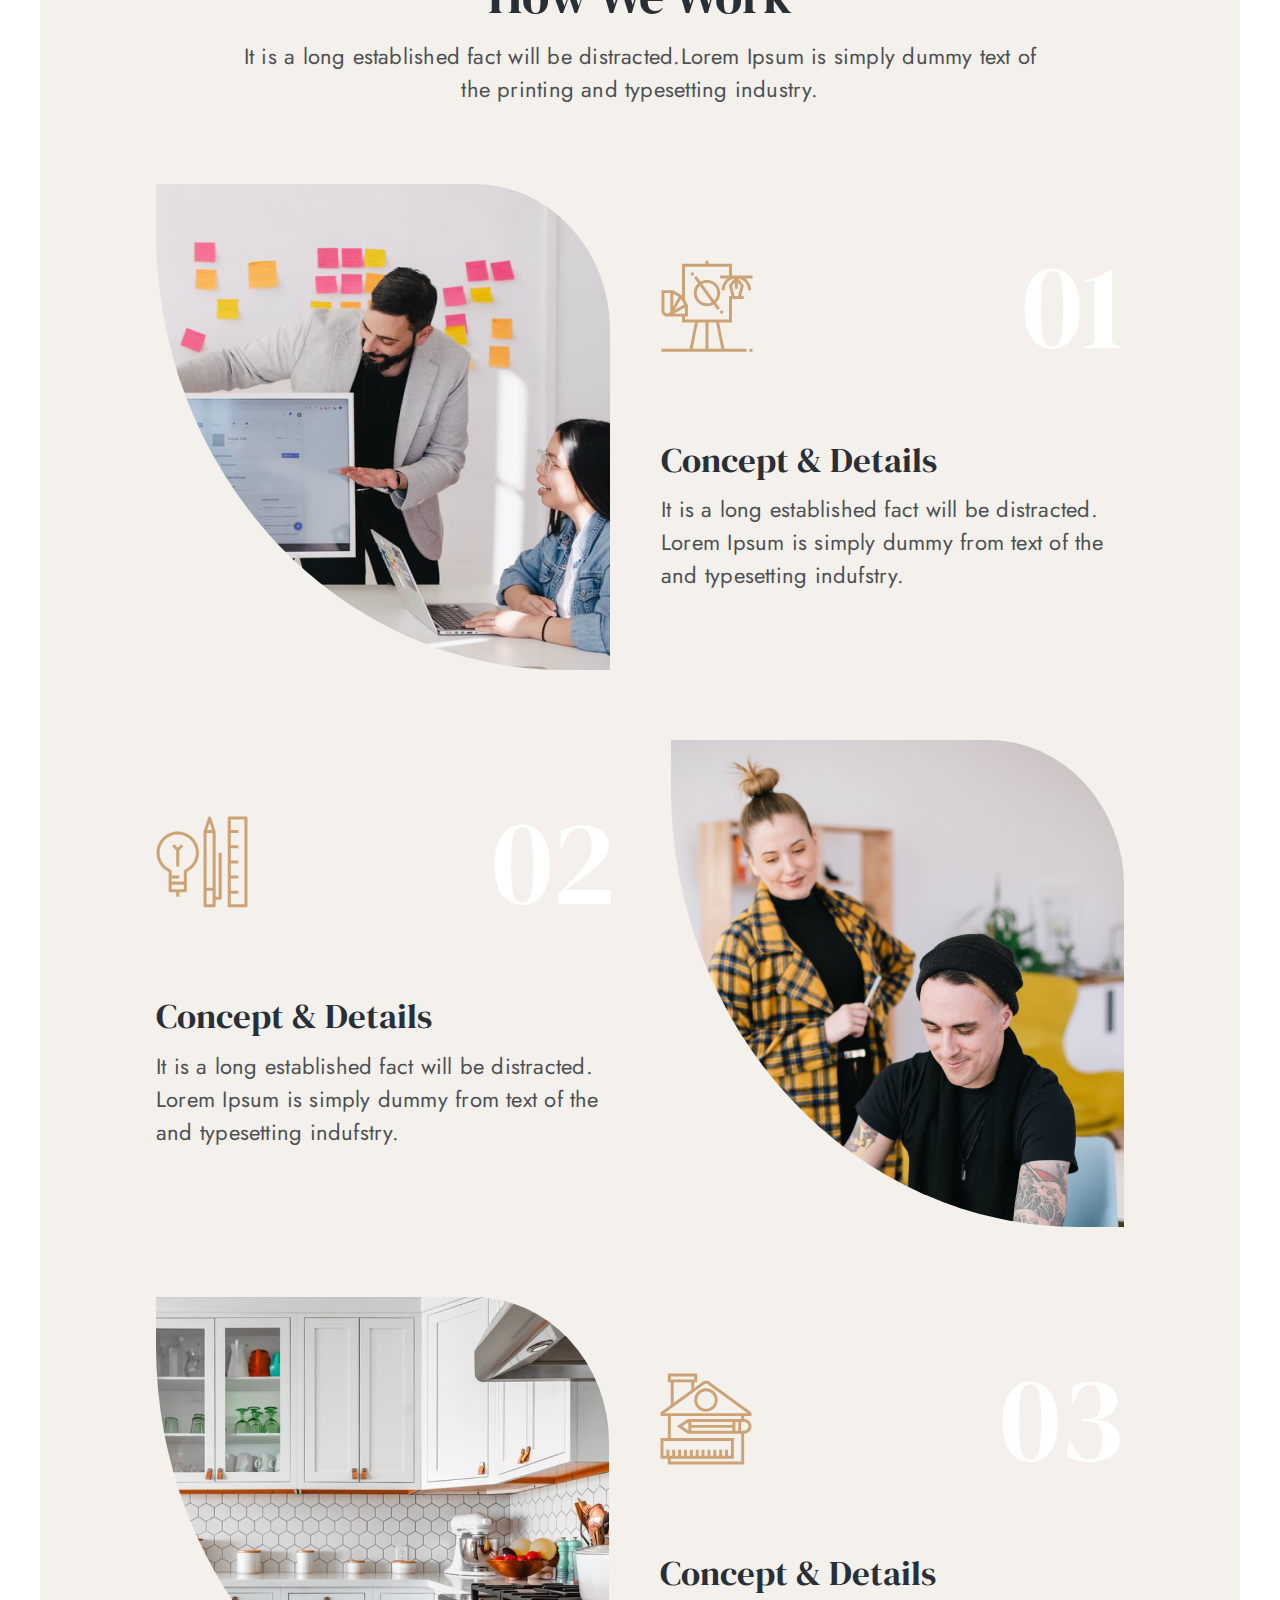
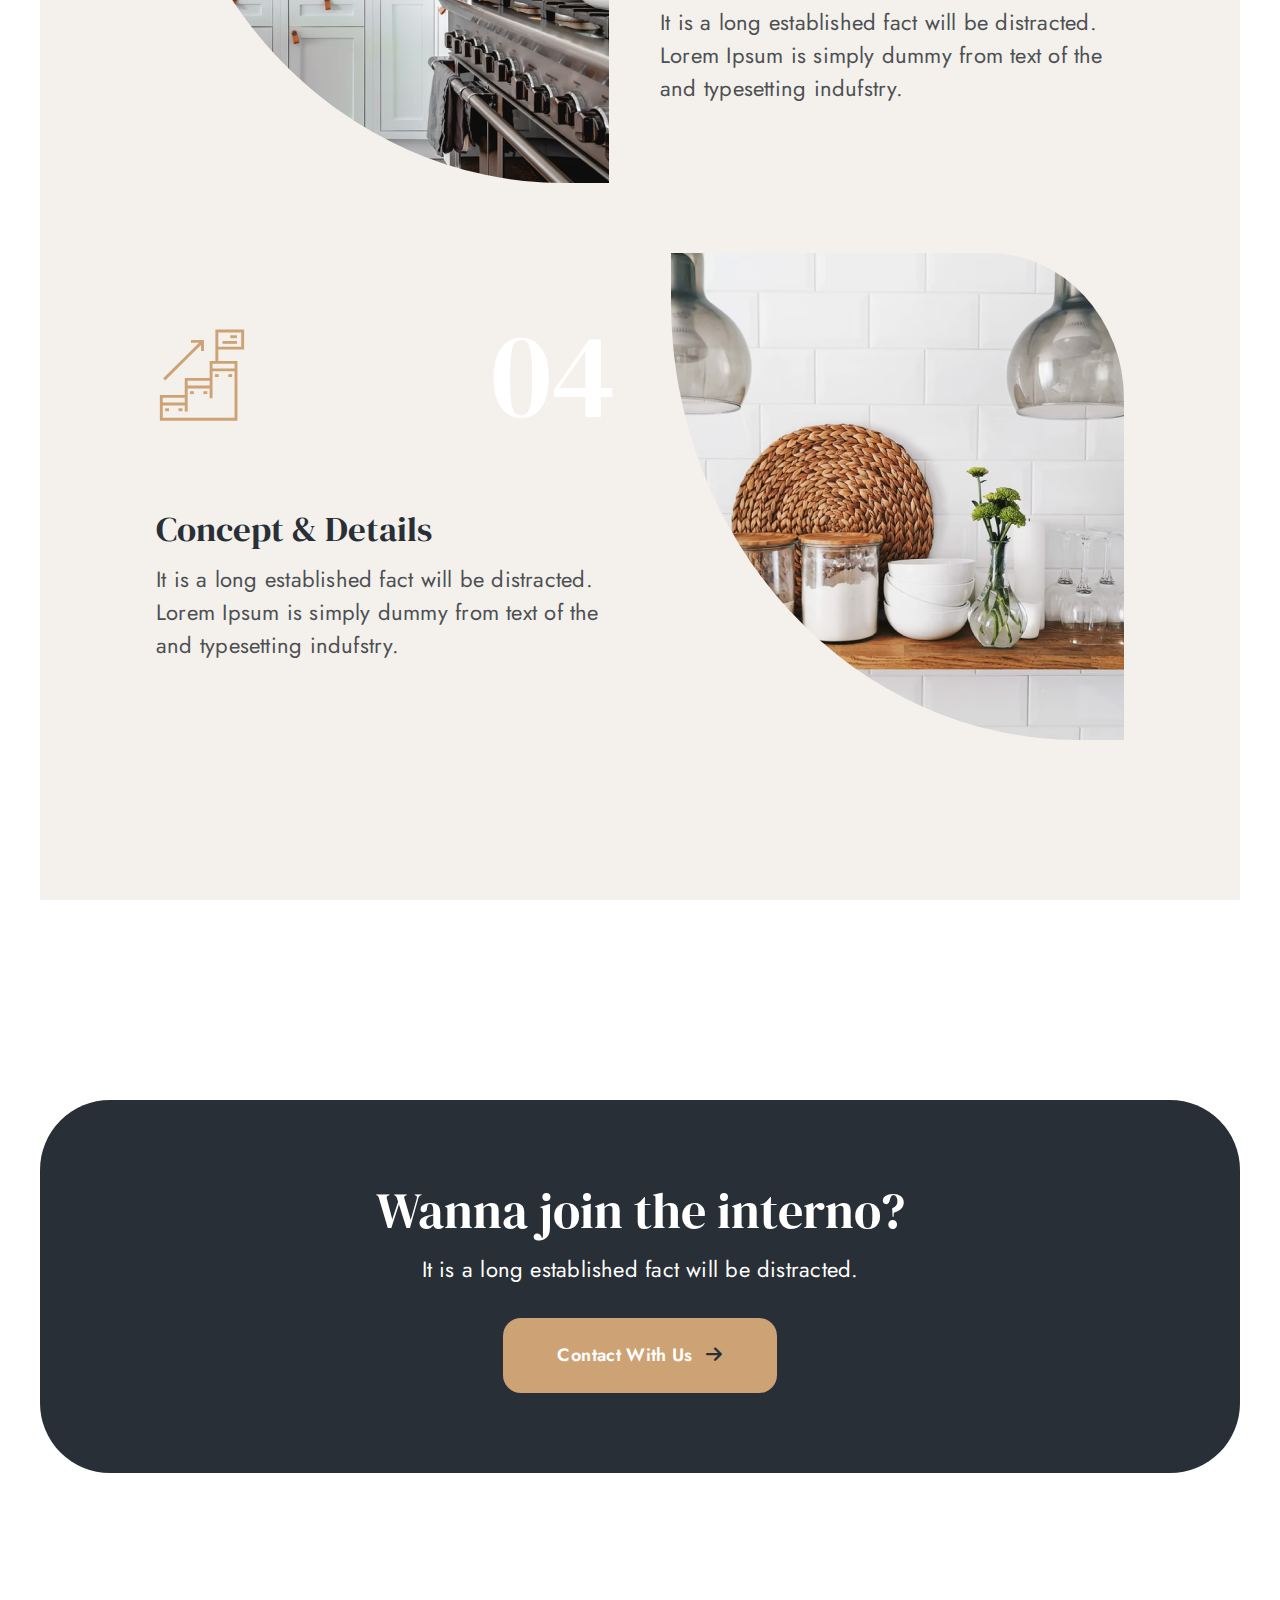
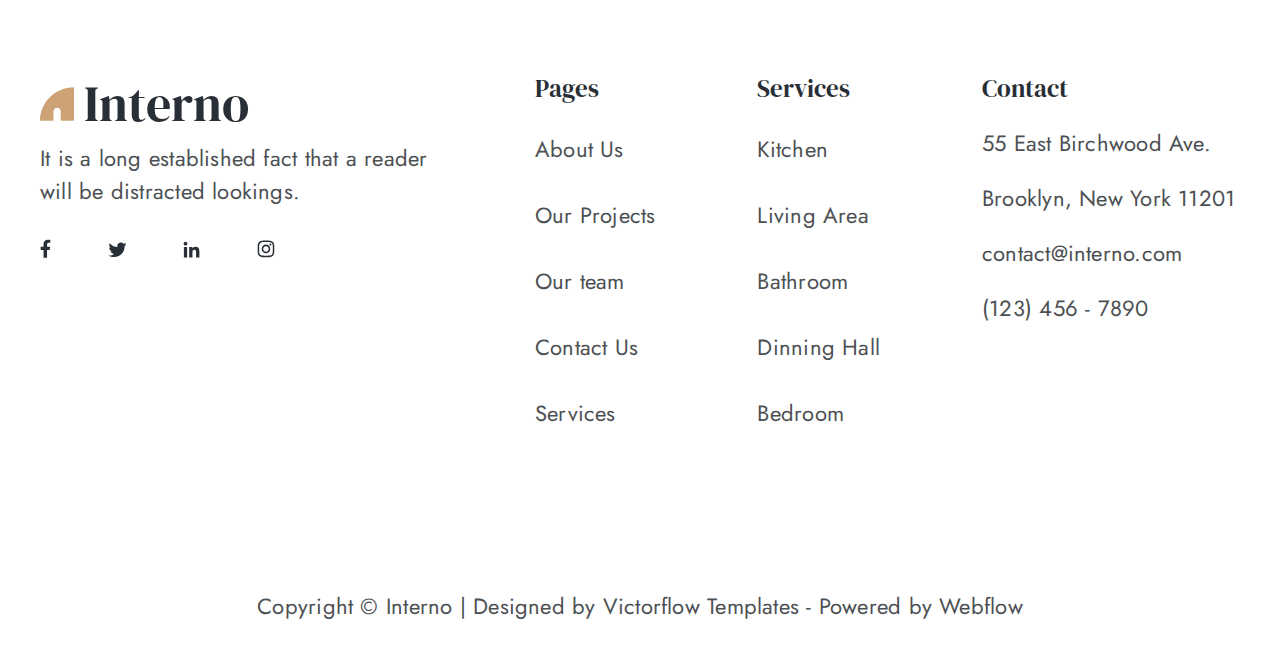
<file: services.html>
<!DOCTYPE html>
<html lang="en">
    <head>
        <meta charset="UTF-8" />
        <meta name="viewport" content="width=device-width, initial-scale=1.0" />
        <title>Interno</title>

        <!-- FAVICON -->
        <link
            rel="apple-touch-icon"
            sizes="57x57"
            href="./assets/favicon/apple-icon-57x57.png"
        />
        <link
            rel="apple-touch-icon"
            sizes="60x60"
            href="./assets/favicon/apple-icon-60x60.png"
        />
        <link
            rel="apple-touch-icon"
            sizes="72x72"
            href="./assets/favicon/apple-icon-72x72.png"
        />
        <link
            rel="apple-touch-icon"
            sizes="76x76"
            href="./assets/favicon/apple-icon-76x76.png"
        />
        <link
            rel="apple-touch-icon"
            sizes="114x114"
            href="./assets/favicon/apple-icon-114x114.png"
        />
        <link
            rel="apple-touch-icon"
            sizes="120x120"
            href="./assets/favicon/apple-icon-120x120.png"
        />
        <link
            rel="apple-touch-icon"
            sizes="144x144"
            href="./assets/favicon/apple-icon-144x144.png"
        />
        <link
            rel="apple-touch-icon"
            sizes="152x152"
            href="./assets/favicon/apple-icon-152x152.png"
        />
        <link
            rel="apple-touch-icon"
            sizes="180x180"
            href="./assets/favicon/apple-icon-180x180.png"
        />
        <link
            rel="icon"
            type="image/png"
            sizes="192x192"
            href="./assets/favicon/android-icon-192x192.png"
        />
        <link
            rel="icon"
            type="image/png"
            sizes="32x32"
            href="./assets/favicon/favicon-32x32.png"
        />
        <link
            rel="icon"
            type="image/png"
            sizes="96x96"
            href="./assets/favicon/favicon-96x96.png"
        />
        <link
            rel="icon"
            type="image/png"
            sizes="16x16"
            href="./assets/favicon/favicon-16x16.png"
        />
        <link rel="manifest" href="./assets/favicon/manifest.json" />
        <meta name="msapplication-TileColor" content="#ffffff" />
        <meta
            name="msapplication-TileImage"
            content="./assets/favicon/ms-icon-144x144.png"
        />
        <meta name="theme-color" content="#ffffff" />

        <!-- FONTS -->
        <link rel="preconnect" href="https://fonts.googleapis.com" />
        <link rel="preconnect" href="https://fonts.gstatic.com" crossorigin />
        <link
            href="https://fonts.googleapis.com/css2?family=DM+Serif+Display:ital@0;1&family=Jost:wght@400;500;600;700&display=swap"
            rel="stylesheet"
        />

        <!-- LINK -->
        <link rel="stylesheet" href="./assets/css/reset.css" />
        <link rel="stylesheet" href="./assets/css/style.css" />
        <link rel="stylesheet" href="./assets/css/common.css" />

        <link rel="preconnect" href="https://cdnjs.cloudflare.com" />
        <link
            rel="stylesheet"
            href="https://cdnjs.cloudflare.com/ajax/libs/font-awesome/6.4.0/css/all.min.css"
        />
    </head>
    <body>
        <!-- Navigation -->
        <header class="header">
            <div class="content">
                <div class="row row-center">
                    <a href="#" class="logo-interno">
                        <img src="./assets/img/logo.svg" alt="" class="logo" />
                        <h2>Interno</h2>
                    </a>
                    <div class="navigation">
                        <ul class="menu-nav medium-p">
                            <li><a href="index.html">Home</a></li>
                            <li>
                                <a href="">About</a>
                                <ul class="sub-nav">
                                    <li><a href="aboutus.html">About Us</a></li>
                                    <li>
                                        <a href="pricing.html"
                                            >Pricing & Plan</a
                                        >
                                    </li>
                                </ul>
                            </li>
                            <li><a href="services.html">Services</a></li>
                            <li><a href="project.html">Project</a></li>
                            <li>
                                <a href="">Blog</a>
                                <ul class="sub-nav">
                                    <li>
                                        <a href="blognews.html"
                                            >Articles & News</a
                                        >
                                    </li>
                                    <li>
                                        <a href="professional.html"
                                            >Our Professional</a
                                        >
                                    </li>
                                </ul>
                            </li>
                            <li>
                                <a href="">Contact</a>
                                <ul class="sub-nav">
                                    <li>
                                        <a href="contact.html">Contact Us</a>
                                    </li>
                                    <li><a href="FAQ's.html">Faq’s</a></li>
                                </ul>
                            </li>
                            <li>
                                <a href=""
                                    ><img
                                        src="./assets/img/header-search.svg"
                                        alt=""
                                /></a>
                            </li>
                        </ul>
                    </div>
                </div>
            </div>
        </header>

        <main>
            <div class="banner">
                <img
                    src="./assets/img/services-banner.png"
                    alt=""
                    class="banner-img"
                />
                <div class="banner-box">
                    <h2 class="banner-nav">Services</h2>
                    <div class="banner-menu large-p">Home / Services</div>
                </div>
            </div>

            <div class="services">
                <div class="content">
                    <div class="row">
                        <div class="services-box">
                            <h4 class="services-name">Project Plan</h4>
                            <p class="services-desc large-p">
                                There are many variations of the passages of
                                lorem Ipsum from available, majority.
                            </p>
                            <a href="#how-we-work" class="read-more">
                                Read More
                                <i class="fa-solid fa-arrow-right"></i>
                            </a>
                        </div>
                        <div class="services-box">
                            <h4 class="services-name">Interior Work</h4>
                            <p class="services-desc large-p">
                                There are many variations of the passages of
                                lorem Ipsum from available, majority.
                            </p>
                            <a href="#how-we-work" class="read-more">
                                Read More
                                <i class="fa-solid fa-arrow-right"></i>
                            </a>
                        </div>
                        <div class="services-box">
                            <h4 class="services-name">Retail Design</h4>
                            <p class="services-desc large-p">
                                There are many variations of the passages of
                                lorem Ipsum from available, majority.
                            </p>
                            <a href="#how-we-work" class="read-more">
                                Read More
                                <i class="fa-solid fa-arrow-right"></i>
                            </a>
                        </div>
                    </div>
                    <div class="row">
                        <div class="services-box">
                            <h4 class="services-name">2d/3d Art Work</h4>
                            <p class="services-desc large-p">
                                There are many variations of the passages of
                                lorem Ipsum from available, majority.
                            </p>
                            <a href="#how-we-work" class="read-more">
                                Read More
                                <i class="fa-solid fa-arrow-right"></i>
                            </a>
                        </div>
                        <div class="services-box">
                            <h4 class="services-name">Realization</h4>
                            <p class="services-desc large-p">
                                There are many variations of the passages of
                                lorem Ipsum from available, majority.
                            </p>
                            <a href="#how-we-work" class="read-more">
                                Read More
                                <i class="fa-solid fa-arrow-right"></i>
                            </a>
                        </div>
                        <div class="services-box">
                            <h4 class="services-name">Decoration Work</h4>
                            <p class="services-desc large-p">
                                There are many variations of the passages of
                                lorem Ipsum from available, majority.
                            </p>
                            <a href="#how-we-work" class="read-more">
                                Read More
                                <i class="fa-solid fa-arrow-right"></i>
                            </a>
                        </div>
                    </div>
                </div>
            </div>

            <div id="how-we-work" class="services-work">
                <div class="content services-work-content">
                    <h2>How We Work</h2>
                    <p class="large-p">
                        It is a long established fact will be distracted.Lorem
                        Ipsum is simply dummy text of the printing and
                        typesetting industry.
                    </p>
                    <div class="row row-center services-work-box">
                        <img
                            src="./assets/img/services-work-1.png"
                            alt=""
                            class="services-work-img"
                        />
                        <div class="services-work-info">
                            <div class="row row-center">
                                <img
                                    src="./assets/img/services-wicon-1.svg"
                                    alt=""
                                    class="services-wicon"
                                />
                                <div class="services-num">01</div>
                            </div>
                            <h3 class="services-work-name">
                                Concept & Details
                            </h3>
                            <div class="services-work-desc large-p">
                                It is a long established fact will be
                                distracted. Lorem Ipsum is simply dummy from
                                text of the and typesetting indufstry.
                            </div>
                        </div>
                    </div>
                    <div class="row row-center services-work-box">
                        <div class="services-work-info">
                            <div class="row row-center">
                                <img
                                    src="./assets/img/services-wicon-2.svg"
                                    alt=""
                                    class="services-wicon"
                                />
                                <div class="services-num">02</div>
                            </div>
                            <h3 class="services-work-name">
                                Concept & Details
                            </h3>
                            <div class="services-work-desc large-p">
                                It is a long established fact will be
                                distracted. Lorem Ipsum is simply dummy from
                                text of the and typesetting indufstry.
                            </div>
                        </div>
                        <img
                            src="./assets/img/services-work-2.png"
                            alt=""
                            class="services-work-img"
                        />
                    </div>
                    <div class="row row-center services-work-box">
                        <img
                            src="./assets/img/services-work-3.png"
                            alt=""
                            class="services-work-img"
                        />
                        <div class="services-work-info">
                            <div class="row row-center">
                                <img
                                    src="./assets/img/services-wicon-3.svg"
                                    alt=""
                                    class="services-wicon"
                                />
                                <div class="services-num">03</div>
                            </div>
                            <h3 class="services-work-name">
                                Concept & Details
                            </h3>
                            <div class="services-work-desc large-p">
                                It is a long established fact will be
                                distracted. Lorem Ipsum is simply dummy from
                                text of the and typesetting indufstry.
                            </div>
                        </div>
                    </div>
                    <div class="row row-center services-work-box">
                        <div class="services-work-info">
                            <div class="row row-center">
                                <img
                                    src="./assets/img/services-wicon-4.svg"
                                    alt=""
                                    class="services-wicon"
                                />
                                <div class="services-num">04</div>
                            </div>
                            <h3 class="services-work-name">
                                Concept & Details
                            </h3>
                            <div class="services-work-desc large-p">
                                It is a long established fact will be
                                distracted. Lorem Ipsum is simply dummy from
                                text of the and typesetting indufstry.
                            </div>
                        </div>
                        <img
                            src="./assets/img/services-work-4.png"
                            alt=""
                            class="services-work-img"
                        />
                    </div>
                </div>
            </div>

            <div class="homepage-contact">
                <div class="content homepage-contact-content">
                    <h2>Wanna join the interno?</h2>
                    <p class="large-p">
                        It is a long established fact will be distracted.
                    </p>
                    <a
                        href="contact.html"
                        class="btn-color"
                        style="box-shadow: none"
                    >
                        Contact With Us
                        <i
                            class="fa-solid fa-arrow-right"
                            style="color: var(--primary-color2)"
                        ></i>
                    </a>
                </div>
            </div>
        </main>

        <footer id="contact" class="footer">
            <div class="content">
                <div class="row">
                    <div class="footer-column footer-column-heading">
                        <div class="logo-interno">
                            <img
                                src="./assets/img/logo.svg"
                                alt=""
                                class="logo"
                            />
                            <h2>Interno</h2>
                        </div>
                        <p class="large-p">
                            It is a long established fact that a reader will be
                            distracted lookings.
                        </p>
                        <div class="footer-icon">
                            <img
                                src="./assets/img/footer-facebook.svg"
                                alt=""
                                class="footer-social-link"
                            />
                            <img
                                src="./assets/img/footer-twitter.svg"
                                alt=""
                                class="footer-social-link"
                            />
                            <img
                                src="./assets/img/footer-linkedln.svg"
                                alt=""
                                class="footer-social-link"
                            />
                            <img
                                src="./assets/img/footer-instagram.svg"
                                alt=""
                                class="footer-social-link"
                            />
                        </div>
                    </div>
                    <div class="footer-column">
                        <h4 class="footer-heading">Pages</h4>
                        <ul class="footer-list">
                            <li class="footer-item">
                                <a href="#!">About Us</a>
                            </li>
                            <li class="footer-item">
                                <a href="#!">Our Projects</a>
                            </li>
                            <li class="footer-item">
                                <a href="#!">Our team</a>
                            </li>
                            <li class="footer-item">
                                <a href="#!">Contact Us</a>
                            </li>
                            <li class="footer-item">
                                <a href="#!">Services</a>
                            </li>
                        </ul>
                    </div>
                    <div class="footer-column">
                        <h4 class="footer-heading">Services</h4>
                        <ul class="footer-list">
                            <li class="footer-item">
                                <a href="#!">Kitchen</a>
                            </li>
                            <li class="footer-item">
                                <a href="#!">Living Area</a>
                            </li>
                            <li class="footer-item">
                                <a href="#!">Bathroom</a>
                            </li>
                            <li class="footer-item">
                                <a href="#!">Dinning Hall</a>
                            </li>
                            <li class="footer-item">
                                <a href="#!">Bedroom</a>
                            </li>
                        </ul>
                    </div>
                    <div class="footer-column footer-column-contact">
                        <h4 class="footer-heading">Contact</h4>
                        <ul class="footer-list">
                            <li class="footer-item-contact">
                                <a href="#!"
                                    >55 East Birchwood Ave. Brooklyn, New York
                                    11201</a
                                >
                            </li>
                            <li class="footer-item-contact">
                                <a href="#!">contact@interno.com</a>
                            </li>
                            <li class="footer-item-contact">
                                <a href="#!">(123) 456 - 7890</a>
                            </li>
                        </ul>
                    </div>
                </div>
                <div class="footer-row">
                    <p class="copyright large-p">
                        Copyright © Interno | Designed by Victorflow Templates -
                        Powered by Webflow
                    </p>
                </div>
            </div>
        </footer>
    </body>
</html>
</file>
<file: assets/css/style.css>
.logo-interno {
    display: flex;
}

.logo {
    margin-right: 10px;
}

.header {
    background: #fff;
    margin: 8px 0;
    position: sticky;
    top: -2px;
    z-index: 1;
}
.header .menu-nav {
    display: flex;
}

.header .menu-nav > li {
    display: inline-block;
    margin: 0 24px;
    padding: 8px 0;
}

.header .menu-nav li {
    position: relative;
}

.header .menu-nav > li:hover > a {
    color: var(--primary-color1);
}

.header .sub-nav li:hover a {
    background: var(--primary-color3);
    color: var(--primary-color1);
}

.header .sub-nav {
    position: absolute;
    top: 44px;
    left: -12px;
    width: 200px;
    display: none;
}

.header .menu-nav li:hover > .sub-nav {
    display: block;
}

.header .sub-nav a {
    display: block;
    padding: 8px 16px;
    border: 1px solid #ccc;
    border-top: none;
    background-color: #fff;
}

/* HERO */
.homepage-hero {
    position: relative;
}

.homepage-hero-img {
    width: 100vw;
    max-width: 100%;
    height: calc(100vh - 78px);
    object-fit: cover;
    border-bottom-left-radius: 17%;
}

.homepage-hero-info {
    width: 42%;
    position: absolute;
    top: 50%;
    transform: translateY(-50%);
    left: 140px;
}

.homepage-hero-desc {
    margin: 8px 0 20px;
}

/* WORK */
.homepage-work {
    margin-top: 200px;
}

.homepage-work-content {
    text-align: center;
    padding: 0 20px;
}

.homepage-work-desc {
    margin-top: 20px;
}

.homepage-work-btn {
    background-color: #fff;
}

.homepage-work-desc {
    margin-bottom: 30px;
}

/* ABOUT */
.homepage-about {
    margin-top: 200px;
}

.homepage-about-content {
    padding-right: 75px;
}

.homepage-about-img {
    width: 55%;
    border-top-right-radius: 40%;
    border-bottom-left-radius: 40%;
}

.homepage-about-desc {
    margin-top: 34px;
}

.homepage-about-call {
    margin: 46px 0;
    display: flex;
    align-items: center;
}

.fa-phone,
.fa-envelope,
.fa-earth-asia {
    font-size: 20px;
    padding: 20px;
    border-radius: 50%;
    background-color: var(--primary-color3);
}

.homepage-about-info-call {
    margin-left: 16px;
}

.homepage-about-numphone {
    color: #4d5053;
    font-size: 2.4rem;
    font-family: "Jost";
    font-style: normal;
    font-weight: 700;
    line-height: 150%;
    letter-spacing: 0.24px;
}

/* TESTIMONIAL */
.homepage-testimonial {
    margin-top: 200px;
}

.homepage-testimonial-content {
    background-color: var(--primary-color3);
    border-radius: 10%;
    padding: 88px 25px;
}

.homepage-testimonial-content h2 {
    text-align: center;
    margin: 0 300px;
}

.homepage-testimonials-box {
    width: 33%;
    background: #fff;
    border-radius: 10%;
    margin: 38px 20px 0 0;
    padding: 55px 37px;
}

.homepage-testimonials-box:last-child {
    margin-right: 0;
}

.homepage-testimonials-desc {
    margin-top: 25px;
}

.homepage-ava {
    border-radius: 50%;
}

/* BRAND */
.homepage-brand {
    margin-top: 200px;
}

/* PROJECTS */
.homepage-projects {
    margin-top: 200px;
}

.homepage-projects h2 {
    text-align: center;
}

.homepage-projects p {
    margin: 10px 200px 93px;
    text-align: center;
}

.homepage-projects-img {
    border-top-right-radius: 10%;
}

.homepage-projects-info {
    margin-top: 24px;
}

.fa-chevron-right {
    margin-top: 24px;
    width: 70px;
    height: 70px;
    font-size: 2.2rem;
    padding: 24px 28px;
    border-radius: 50%;
    background: var(--primary-color3);
}

.homepage-projects-row {
    margin-top: 56px;
}

/* COUNTER */
.homepage-counter {
    margin-top: 200px;
    background: var(--primary-color3);
    text-align: center;
    padding: 151px 0;
}

.homepage-counter-row {
    margin: 0 59px;
}

.homepage-counter h1 {
    color: var(--primary-color1);
    margin-bottom: 16px;
}

.homepage-counter-info:not(:last-child) {
    position: relative;
}

.homepage-counter-info::before {
    position: absolute;
    content: "";
    display: inline-block;
    background: var(--primary-color1);
    width: 1px;
    height: 130px;
    right: -76px;
    top: 50%;
    transform: translateY(-50%);
}

/* BLOG */
.homepage-blog {
    margin-top: 200px;
}

.homepage-blog h2,
.homepage-blog p {
    text-align: center;
    margin: 0 190px;
}

.homepage-blog p {
    margin-top: 8px;
    margin-bottom: 52px;
}

.homepage-blog-box {
    position: relative;
    width: 32%;
    border-radius: 62px;
    border: 1px solid #e7e7e7;
    box-shadow: 0px 10px 30px 0px rgba(255, 255, 255, 0.25);
    padding: 21px;
}

.homepage-blog-box h4 {
    width: 80%;
}

.homepage-blog-box:hover {
    background: var(--primary-color3);
    cursor: pointer;
}
.homepage-blog-box:hover .arrow-right {
    background: #fff;
}

.homepage-blog-img {
    margin-bottom: 8px;
    border-top-left-radius: 52px;
    border-top-right-radius: 52px;
}

.homepage-blog-date {
    margin-top: 40px;
}

.arrow-right {
    width: 52px;
    height: 52px;
    font-size: 20px;
    padding: 16px 20px;
}

.homepage-blog-note {
    position: absolute;
    left: 10%;
    top: 45%;
    width: 140px;
    padding: 8px 10px;
    background: #fff;
    border-radius: 8px 8px 8px 0px;
    background: #fff;
}

/* CONTACT */
.homepage-contact {
    margin-top: 200px;
    text-align: center;
}

.homepage-contact-content {
    padding: 80px 315px;
    border-radius: 70px;
    background: var(--primary-color2);
}
.homepage-contact h2,
.homepage-contact p {
    color: #fff;
}

.homepage-contact p {
    margin-top: 11px;
    margin-bottom: 32px;
}

.btn-color-noshadow {
    box-shadow: none;
}

.arrow-right-grey {
    color: var(--primary-color2);
}

/* FOOTER */
.footer {
    margin-top: 200px;
}
.footer .row .large-p {
    margin-top: 7px;
    margin-bottom: 31px;
}

.footer-social-link {
    margin-right: 54px;
}

.footer-social-link:hover {
    cursor: pointer;
    background-color: #ebebebee;
}

.footer-social-link:last-child {
    padding-right: 0;
}

.footer-heading {
    margin-bottom: 12px;
}
.footer .row .footer-column-heading {
    width: 393px;
    max-width: 100%;
    height: 188px;
}

.footer .row .footer-column-contact {
    width: 258px;
    max-width: 100%;
    height: 272px;
}

.footer .row .footer-column .footer-item a {
    color: #4d5053;
    font-size: 2.2rem;
    font-family: "Jost";
    font-style: normal;
    font-weight: 400;
    line-height: 300%;
    letter-spacing: 0.22px;
}

.footer .row .footer-column .footer-item-contact a {
    color: #4d5053;
    font-size: 2.2rem;
    font-family: "Jost";
    font-style: normal;
    font-weight: 400;
    line-height: 250%;
    letter-spacing: 0.22px;
}

.footer-row .copyright {
    text-align: center;
    margin: 144px auto 43px;
}

/* PAGE SERVICES */
.services {
    margin-top: 117px;
    text-align: center;
}

.services-box {
    width: 33%;
    padding: 83px 21px;
    border-radius: 30px;
}

.services-desc {
    margin-top: 20px;
    margin-bottom: 52px;
}

.services-box:hover {
    background: var(--primary-color3);
    cursor: pointer;
}

.services-work {
    margin-top: 200px;
}

.services-work-content {
    padding: 160px 116px;
    background-color: var(--primary-color3);
}

.services-work h2,
.services-work p {
    text-align: center;
}

.services-work p {
    margin: 12px auto 78px;
    width: 800px;
}

.services-work-img {
    width: 50%;
    border-radius: 0 30% 0 90%;
    margin-right: 51px;
}

.services-work-img:nth-child(2),
.services-work-img:nth-child(4) {
    margin-left: 55px;
    margin-right: 0;
}

.services-wicon {
    width: 92px;
    height: 92px;
}

.services-num {
    color: #fff;
    text-align: center;
    font-size: 120px;
    font-family: "DM Serif Display";
    font-style: normal;
    font-weight: 400;
    line-height: 125%;
}

.services-work-name {
    margin: 58px 0 11px;
}

.services-work-box:not(:first-child) {
    margin-top: 70px;
}

/* PAGE SERVICE-SINGLE  */
.service-single {
    margin-top: 200px;
}

.service-single-details {
    margin-top: 28px;
    margin-left: 97px;
    width: 650px;
}

.service-single-details:first-child {
    margin-top: 0;
    margin-bottom: 56px;
    color: var(--primary-color1);
}

.service-single-video {
    margin-top: 200px;
    position: relative;
}

.service-single-video-img {
    border-radius: 75px;
}

.fa-caret-right {
    position: absolute;
    background: #fff;
    color: var(--primary-color1);
    padding: 35px 43px;
    border-radius: 999px;
    font-size: 3rem;
    right: 50%;
    transform: translateX(50%);
    top: 38%;
}

.service-single-point {
    margin-top: 200px;
    position: relative;
}

.service-single-point-box {
    padding: 0 83px;
}
.service-single-point-box ol {
    list-style: none;
    counter-reset: li;
    margin-top: 24px;
}
.service-single-point-box li::before {
    content: counter(li);
    color: var(--primary-color1);
    font-size: 2rem;
    font-family: "DM Serif Display";
    display: inline-block;
    width: 30px;
    margin-left: -10px;
    counter-increment: li;
}

.service-single-point-box li {
    margin: 12px 0;
}

.service-single-point-box::after {
    position: absolute;
    top: 30px;
    right: 50%;
    transform: translateX(50%);
    content: "";
    width: 1px;
    height: 249px;
    display: inline-block;
    background: #cecece;
}

.service-single-result {
    margin-top: 200px;
}

.service-single-result-img {
    border-radius: 70px;
}

.service-single-result-info {
    margin-left: 82px;
}

.service-single-result-info p {
    margin-top: 12px;
    margin-bottom: 32px;
}

/* PAGE PROFESSIONAL */
.professional {
    margin-top: 200px;
}

.professional-box {
    padding-bottom: 16px;
    text-align: center;
    border-radius: 30px;
}

.professional-box:hover {
    cursor: pointer;
}

.professional-img {
    width: 280px;
    border-radius: 30px;
    margin-bottom: 24px;
}

.pro-social {
    margin-top: 16px;
    display: flex;
    justify-content: center;
    align-items: center;
}

.pro-social img {
    margin: 0 18px;
}

.professional-box-row {
    margin-top: 48px;
}

/* PAGE PROFESSIONAL SINGLE */
.professional-single {
    margin-top: 200px;
}

.professional-single-img {
    border-radius: 50px;
}

.professional-single-info {
    margin-left: 60px;
}

.prosingle-social {
    width: 50%;
    margin: 30px 0;
    display: flex;
    align-items: center;
}

.prosingle-job {
    margin-top: 20px;
}

.prosingle-desc {
    margin: 30px 0;
}

.professional-single-info i {
    color: var(--primary-color1);
    margin-right: 15px;
}

.professional-single .footer-social-link {
    margin-top: 48px;
    margin-right: 35px;
}

.short-biography {
    margin-top: 100px;
}

.short-biography .large-p {
    margin-top: 20px;
}

.short-biography .row {
    margin-top: 45px;
}

.progress-bar-name {
    margin-top: 30px;
    color: #4d5053;
    font-size: 22px;
    font-family: "Jost";
    font-style: normal;
    font-weight: 500;
    line-height: 150%;
    letter-spacing: 0.22px;
}

.biography-simply {
    width: 50%;
}
.progress-bar-grey {
    margin-top: 16px;
    border-radius: 0 10px 10px 0;
    width: 533px;
    height: 6px;
    background: var(--primary-color3);
}

.progress-percent {
    height: 6px;
    border-radius: 0 10px 10px 0;
    background-color: var(--primary-color1);
}

.biography-qa {
    margin-left: 95px;
}

.bio-qa-box {
    padding: 24px 22px;
    background-color: var(--primary-color3);
    border-radius: 18px;
    margin-top: 20px;
}

.bio-question {
    color: #292f36;
    text-align: center;
    font-size: 18px;
    font-family: "Jost";
    font-style: normal;
    font-weight: 600;
    line-height: 125%;
    letter-spacing: 0.36px;
}

.fa-minus {
    background-color: #fff;
    width: 44px;
    height: 44px;
    padding: 14px;
    font-size: 2rem;
    border-radius: 50%;
}

.bio-qa-box .row,
.bio-questions-box .row {
    margin: 0;
}

.bio-answer {
    width: 80%;
}

.bio-questions-box {
    margin-top: 30px;
    padding: 14px 22px;
    border: 1px solid var(--primary-color1);
    border-radius: 18px;
}

.fa-plus {
    background-color: var(--primary-color3);
    width: 44px;
    height: 44px;
    padding: 13px;
    font-size: 2rem;
    border-radius: 50%;
}

.team-members {
    margin-top: 200px;
    background-color: var(--primary-color3);
    text-align: center;
}

.team-members h2 {
    padding-top: 200px;
    margin-bottom: 64px;
}

.team-member-box {
    position: relative;
    width: 23%;
    margin-bottom: 200px;
}

.team-member-img {
    width: 284px;
    height: 433px;
    border-radius: 30px;
}
.team-member-info {
    position: absolute;
    top: 0;
    left: 0;
    display: none;
    z-index: 1;
    width: 284px;
    height: 433px;
    padding: 70px 28px;
    background-color: #fff;
    border-radius: 30px;
}

.team-member-box:hover .team-member-info {
    display: inline-block;
    cursor: pointer;
}

.team-members .footer-social-link {
    margin: 66px 25px 66px 0;
}

.team-members .footer-social-link:last-child {
    margin-right: 0;
}

.team-contact {
    margin-top: 200px;
    text-align: center;
}

.team-contact .content {
    padding: 0 200px;
}

.team-contact h2 {
    margin-bottom: 28px;
}

.team-contact-name,
.team-contact-email {
    width: 378px;
    border: none;
    border-bottom: 1px solid #000;
    margin-bottom: 45px;
}

.team-contact-mess {
    width: 796px;
    padding-bottom: 130px;
    border: none;
    border-bottom: 1px solid #000;
    margin-bottom: 40px;
}

.team-contact .small-p {
    color: var(--primary-color1);
}

.save-team-contact {
    margin-right: 8px;
}

.team-contact .btn-default {
    margin-top: 40px;
    text-align: center;
}

/* PAGE PRICING */
.pricing {
    margin-top: 150px;
    text-align: center;
}

.pricing-box {
    width: 30%;
    padding: 64px 0;
    border-radius: 33px;
    background-color: var(--primary-color3);
    position: relative;
}

.pricing .price {
    margin: 32px 130px 65px;
}

.pricing .medium-p {
    margin-bottom: 28px;
    padding: 0 55px;
    line-height: 250%;
}

.btn-color .fa-arrow-right {
    color: var(--primary-color2);
}

.pricing-box::before {
    position: absolute;
    display: inline-block;
    left: 0;
    top: 245px;
    content: "";
    width: 360px;
    height: 1px;
    background: var(--primary-color1);
}

.pricing-box:nth-child(2)::before {
    background: var(--primary-color2);
}

.pricing-box .small-p {
    position: absolute;
    top: 222px;
    left: 50%;
    transform: translateX(-50%);
    border-radius: 18px;
    width: 238px;
    padding: 10px 38px;
    background-color: var(--primary-color2);
    color: #fff;
}

/* CONTACT US */
.contact-us {
    margin-top: 200px;
}

.contact-us h2 {
    padding: 0 260px;
    text-align: center;
    margin-bottom: 80px;
}

.contact-us-info {
    padding: 76px 32px;
    background-color: var(--primary-color3);
    border-radius: 50px;
}

.contact-us-info i {
    color: var(--primary-color1);
    margin-right: 15px;
    background-color: #fff;
}

.contact-us-info .prosingle-social {
    width: 100%;
}

.contact-us-info .footer-social-link {
    margin: 46px 25px 0 0;
}

.contact-us-info .footer-social-link:last-child {
    margin-right: 0;
}

.text-contact {
    margin-left: 55px;
}

.text-contact input {
    width: 378px;
    border: none;
    border-bottom: 1px solid #000;
    margin-bottom: 80px;
}

.text-contact-name,
.text-contact-sbj {
    margin-right: 40px;
}

.text-contact .btn-default {
    margin-left: 590px;
}

.contact-us-map {
    margin-top: 140px;
    border-radius: 70px;
}

.content-map {
    position: relative;
}

.content-map i {
    position: absolute;
    left: 30%;
    top: 60%;
    color: #cda274;
    font-size: 40px;
}

/* PAGE BLOG */
.newest-blog {
    margin-top: 200px;
}

.newest-blog .content > .row {
    padding: 22px;
    border-radius: 62px;
    border: 1px solid #e7e7e7;
    box-shadow: 0px 10px 30px 0px rgba(255, 255, 255, 0.25);
    margin-top: 28px;
}

.newest-blog-img {
    border-radius: 50px;
}

.newest-blog-info {
    margin-left: 65px;
    width: 40%;
}

.newest-blog-info .large-p {
    margin: 22px 0 50px;
}

.articles-news {
    margin-top: 150px;
}

.articles-box {
    padding: 22px;
}

.articles-news .row {
    margin-top: 30px;
}

/* ABOUT US */
.aboutus-quotes .content {
    width: 876px;
}

.aboutus-quotes .content .pattern {
    margin-top: 200px;
    position: relative;
    margin-bottom: 340px;
}

.aboutus-quotes .pattern-left {
    position: absolute;
    left: 0;
    width: 189px;
    height: 428px;
}

.aboutus-quotes .pattern-right {
    position: absolute;
    right: 0;
    width: 189px;
    height: 428px;
}

.aboutus-quotes .quotes-desc {
    width: 751px;
    height: 294px;
    text-align: center;
    margin: 0 auto;
}

.aboutus-quotes .quotes-desc .quotes-icon {
    margin-top: 90px;
    color: #292f36;
    font-size: 8.5rem;
    font-family: DM Serif Display;
    font-style: italic;
    font-weight: 400;
    line-height: 125%;
    letter-spacing: 1.7px;
}

.aboutus-quotes .quotes-desc .quotes {
    margin-top: 27px;
}

.aboutus-quotes .quotes-desc .quotes-character {
    margin-top: 34px;
    color: #4d5053;
    font-size: 2.5rem;
    font-family: Jost;
    font-style: normal;
    font-weight: 400;
    line-height: 150%;
    letter-spacing: 0.25px;
}

.aboutus-content .aboutus-row {
    display: flex;
    flex-wrap: wrap;
    margin-bottom: 150px;
}

.aboutus-content .aboutus-row .aboutus-thumb-content-1 {
    width: 670px;
    height: 377px;
    object-fit: cover;
    border-radius: 15%;
}

.aboutus-content .aboutus-row .aboutus-thumb-content-2 {
    width: 670px;
    height: 377px;
    object-fit: cover;
    border-radius: 15%;
}

.aboutus-content .aboutus-row .aboutus-content-desc-1 {
    width: 452px;
    height: 344px;
    margin-right: 36px;
}

.aboutus-content .aboutus-row .aboutus-content-desc-1 .large-p {
    margin-top: 23px;
    margin-bottom: 41px;
}

.aboutus-content .aboutus-row .aboutus-content-desc-2 .large-p {
    margin-top: 23px;
    margin-bottom: 41px;
}

.aboutus-content .aboutus-row .aboutus-content-desc-2 {
    width: 452px;
    height: 344px;
    margin-left: 70px;
}

.aboutus-thinking {
    background-color: #f4f0ec;
}

.aboutus-thinking .heading-thinking {
    width: 547px;
    height: 126px;
    text-align: center;
    margin: 0 auto;
    margin-top: 185px;
    padding-top: 185px;
}

.aboutus-thinking .blog-thinking {
    display: flex;
    justify-content: space-between;
    margin-top: 180px;
    padding-bottom: 184px;
}

.aboutus-thinking .blog-thinking .blog-heading {
    text-align: center;
}

.aboutus-thinking .blog-thinking .small-p {
    width: 222.3px;
    height: 76px;
    text-align: center;
}

.aboutus-thinking .blog-thinking .blog-desc {
    background-color: #ffffff;
    border-radius: 20px;
    display: flex;
    align-items: center;
    justify-content: space-evenly;
    flex-direction: column;
    width: 284px;
}

.aboutus-thinking .blog-thinking .blog-icon {
    width: 147.4px;
    display: flex;
    justify-content: space-between;
}

.aboutus-mail .content {
    width: 796px;
    height: 632px;
    margin-top: 200px;
}

.aboutus-mail .aboutus-title {
    text-align: center;
    margin-bottom: 77px;
}

.aboutus-mail .introduce {
    margin-bottom: 57px;
}

.aboutus-mail .introduce .name {
    width: 378px;
    height: 45px;
    color: #4d5053;
    font-size: 2.2rem;
    font-family: Jost;
    font-style: normal;
    font-weight: 400;
    line-height: 150%;
    letter-spacing: 0.22px;
    border-top: none;
    border-left: none;
    border-right: none;
}

.aboutus-mail .introduce .email {
    width: 378px;
    margin-left: 30px;
    height: 45px;
    color: #4d5053;
    font-size: 2.2rem;
    font-family: Jost;
    font-style: normal;
    font-weight: 400;
    line-height: 150%;
    letter-spacing: 0.22px;
    border-top: none;
    border-left: none;
    border-right: none;
}

.aboutus-mail .mail-box .comment {
    width: 100%;
    height: 100px;
    /* border-radius: 0px 0px 5px 5px; */
    color: #4d5053;
    font-size: 2.2rem;
    font-family: Jost;
    font-style: normal;
    font-weight: 400;
    line-height: 150%;
    letter-spacing: 0.22px;
    margin-bottom: 77px;
    border-top: none;
    border-left: none;
    border-right: none;
}

.aboutus-mail .mail-btn {
    text-align: center;
}

/* PROJECT */
.project-content .row {
    width: 880px;
    margin-top: 200px;
    margin-bottom: 61px;
    border-radius: 18px;
    border: 1px solid #cda274;
    display: flex;
    margin-left: auto;
    margin-right: auto;
}

.project-content .row .place-project {
    display: flex;
    justify-content: center;
    align-items: center;
    width: 219px;
    height: 75px;
    color: #292f36;
    text-align: center;
    font-size: 1.8rem;
    font-family: Jost;
    font-style: normal;
    font-weight: 600;
    line-height: 125%;
    letter-spacing: 0.36px;
}

.project-content .row .place-project:nth-child(2) {
    border-radius: 18px;
    color: #fff;
    background: #cda274;
}

.project-content .row .place-project:nth-child(1):hover {
    cursor: pointer;
    border-radius: 18px;
    color: #fff;
    background: #cda274;
    opacity: 0.5;
}

.project-content .row .place-project:nth-child(3):hover {
    cursor: pointer;
    border-radius: 18px;
    color: #fff;
    background: #cda274;
    opacity: 0.5;
}

.project-content .row .place-project:nth-child(4):hover {
    cursor: pointer;
    border-radius: 18px;
    color: #fff;
    background: #cda274;
    opacity: 0.5;
}

.project-content .row-box {
    display: flex;
    flex-wrap: wrap;
}

.project-content .projects-box {
    width: 585px;
    margin-bottom: 25px;
}

.project-content .projects-box-margin {
    margin-top: -220px;
}

.project-content .projects-box:nth-child(7) {
    margin-top: 0;
}

.project-content .projects-box:nth-child(1) {
    margin-right: 30px;
}

.project-content .projects-box:nth-child(3) {
    margin-right: 30px;
}

.project-content .projects-box:nth-child(5) {
    margin-right: 30px;
}

.project-content .projects-box:nth-child(7) {
    margin-right: 30px;
}

.project-content .projects-box {
    height: 947px;
}

.project-content .projects-box .projects-img-small {
    height: 616px;
    width: 586px;
}

.project-content .row-box-desc {
    cursor: pointer;
    height: 70px;
    display: flex;
    justify-content: space-between;
    align-items: flex-end;
    margin-top: 24px;
}

.project-content .row-box-desc .projects-info {
    display: flex;
    flex-direction: column;
    width: 217px;
    height: 62px;
}

.project-content .row-number {
    margin-top: -200px;
    margin-left: auto;
    margin-right: auto;
    display: flex;
    width: 268px;
    height: 52px;
    justify-content: space-between;
}

.project-content .row-number .number-circle {
    width: 52px;
    height: 52px;
    color: #292f36;
    font-size: 1.6rem;
    font-family: Jost;
    font-style: normal;
    font-weight: 700;
    line-height: 150%;
    border-radius: 52px;
    border: 1px solid #cda274;
    display: flex;
    align-items: center;
    justify-content: center;
}

.project-content .row-number .number-circle:first-child {
    background: #333;
    color: #fff;
}

.project-content .row-number .number-circle:hover {
    cursor: pointer;
    color: #4d5053a8;
    background-color: #f4f0ec;
}

.projects-detail .detail {
    margin-top: 200px;
    display: flex;
    align-items: center;
    justify-content: space-between;
    margin-bottom: 200px;
}

.projects-detail .desc-detail {
    display: flex;
    justify-content: space-evenly;
    align-items: center;
    width: 500px;
    border-radius: 70px;
    background: #f4f0ec;
    height: 379px;
}

.projects-detail .content-detail {
    width: 658px;
    height: 437px;
}

.projects-detail .desc-detail .detail-title {
    margin-right: 50px;
}

.projects-detail .desc-detail .title,
.large-p {
    margin-bottom: 30px;
}

.projects-detail .desc-detail .title:nth-child(5),
.large-p:nth-child(5) {
    margin-bottom: 0;
}

.projects-detail .image-search {
    position: relative;
}

.projects-detail .image-search .thumb-detail {
    width: 1200px;
    height: 800px;
    border-radius: 70px;
}

.projects-detail .image-search .icon-search {
    width: 132px;
    height: 132px;
    border-radius: 50%;
    font-size: 2.8rem;
    color: #cda274;
    background: #ffffff;
    position: absolute;
    left: 45%;
    top: 45%;
    display: flex;
    justify-content: center;
    align-items: center;
}

/* BLOG-DETAILS */
.detail-blog .content {
    margin-top: 200px;
}

.detail-blog .column-blog {
    width: 804px;
}

.detail-blog .column-blog .title-blog {
    width: 684px;
    height: 126px;
}

.detail-blog .column-blog .desc-blog {
    margin-top: 46px;
    display: flex;
    justify-content: space-between;
    height: 24px;
    margin-bottom: 48px;
}

.detail-blog .column-blog .desc-blog .date-blog,
.name-blog {
    color: #4d5053;
    font-size: 1.6rem;
    font-family: Jost;
    font-style: normal;
    font-weight: 400;
    line-height: 150%;
    letter-spacing: 0.16px;
    text-transform: capitalize;
}

.detail-blog .column-blog .quotes-blog {
    display: flex;
    flex-direction: column;
    justify-content: center;
    align-items: center;
    width: 799px;
    height: 267px;
    margin-top: 35px;
    border-radius: 50px;
    background: #f4f0ec;
}

.detail-blog .column-blog .quotes-blog img {
    width: 106px;
    height: 90px;
}

.detail-blog .column-blog .quotes-blog .quotes-desc {
    margin-top: 10px;
    color: #cda274;
    width: 345px;
    height: 70px;
    text-align: center;
}

.detail-blog .column-blog .title {
    margin-top: 27px;
    margin-bottom: 20px;
}

.detail-blog .column-blog .list-blog {
    width: 732.4px;
    display: flex;
    justify-content: space-between;
}

.detail-blog .column-blog .list-blog img {
    margin-top: 3px;
    width: 10px;
    height: 20px;
}

.detail-blog .column-blog .list-blog .large-p {
    width: 713px;
    height: 66px;
}

.detail-blog .column-blog .thumb-blog-2 {
    margin-bottom: 35px;
}

.detail-blog .column-blog .tags-blog {
    display: flex;
    justify-content: space-between;
    align-items: center;
    margin-bottom: 137px;
}

.detail-blog .column-blog .tags-blog .tags-detail {
    width: 306px;
    display: flex;
    justify-content: space-between;
    align-items: center;
}

.detail-blog .column-blog .tags-blog .tags-detail .medium-p {
    color: #000;
    font-size: 2rem;
    font-family: DM Serif Display;
    font-style: normal;
    font-weight: 400;
    line-height: 125%;
}

.detail-blog .column-blog .tags-blog .tags-detail .kitchen-blog {
    display: flex;
    justify-content: center;
    align-items: center;
    width: 108px;
    height: 49px;
    color: #fff;
    font-size: 1.8rem;
    font-family: Jost;
    font-style: normal;
    font-weight: 400;
    line-height: 125%;
    letter-spacing: 0.36px;
    border-radius: 10px;
    background: #292f36;
}

.detail-blog .column-blog .tags-blog .tags-detail .bedroom-blog {
    width: 116px;
    height: 49px;
    display: flex;
    justify-content: center;
    align-items: center;
    color: #292f36;
    font-size: 1.8rem;
    font-family: Jost;
    font-style: normal;
    font-weight: 400;
    line-height: 125%;
    letter-spacing: 0.36px;
    border-radius: 10px;
    background: #f4f0ec;
}

.detail-blog .column-blog .tags-blog .icon-blog {
    width: 225px;
    height: 23px;
    display: flex;
    justify-content: space-between;
    align-items: center;
}

.forms-blog .mail-box .blog-title {
    width: 179px;
    height: 55px;
    margin-bottom: 36px;
}

.forms-blog .mail-box .introduce-blog {
    margin-bottom: 50px;
    display: flex;
    flex-wrap: wrap;
    justify-content: space-between;
}

.forms-blog .mail-box .introduce-blog .name {
    width: 378px;
    height: 45px;
    color: #4d5053;
    font-size: 2.2rem;
    font-family: Jost;
    font-style: normal;
    font-weight: 400;
    line-height: 150%;
    letter-spacing: 0.22px;
    border-top: none;
    border-left: none;
    border-right: none;
    margin-bottom: 50px;
}

.forms-blog .mail-box .introduce-blog .email {
    width: 378px;
    height: 45px;
    color: #4d5053;
    font-size: 2.2rem;
    font-family: Jost;
    font-style: normal;
    font-weight: 400;
    line-height: 150%;
    letter-spacing: 0.22px;
    border-top: none;
    border-left: none;
    border-right: none;
}

.forms-blog .mail-box .introduce-blog .website {
    width: 378px;
    height: 45px;
    color: #4d5053;
    font-size: 2.2rem;
    font-family: Jost;
    font-style: normal;
    font-weight: 400;
    line-height: 150%;
    letter-spacing: 0.22px;
    border-top: none;
    border-left: none;
    border-right: none;
}

.forms-blog .mail-box .introduce-blog .phone {
    width: 378px;
    height: 45px;
    color: #4d5053;
    font-size: 2.2rem;
    font-family: Jost;
    font-style: normal;
    font-weight: 400;
    line-height: 150%;
    letter-spacing: 0.22px;
    border-top: none;
    border-left: none;
    border-right: none;
}

.forms-blog .mail-box .comment-blog {
    width: 100%;
    height: 134px;
    color: #4d5053;
    font-size: 2.2rem;
    font-family: Jost;
    font-style: normal;
    font-weight: 400;
    line-height: 150%;
    letter-spacing: 0.22px;
    border-top: none;
    border-left: none;
    border-right: none;
    margin-bottom: 36px;
}

.forms-blog .mail-box .accepted-blog {
    display: flex;
    width: 652px;
    justify-content: space-between;
    align-items: center;
}

.forms-blog .mail-box .accepted-blog .checkbox-blog {
    width: 17px;
    height: 17px;
    border-radius: 3px;
    border: 5px solid #cda274;
}

.forms-blog .mail-box .accepted-blog .small-p {
    color: #cda274;
    font-weight: 500;
}

.forms-blog .blog-btn {
    margin-top: 63px;
}

.detail-blog .column {
    display: flex;
}

.detail-blog .column .column-blog:nth-child(1) {
    margin-right: 52px;
}

.detail-blog .column .column-blog .search-box {
    width: 345px;
    height: 101px;
    border-radius: 20px;
    background: #f4f0ec;
    display: flex;
    align-items: center;
    justify-content: center;
    margin-bottom: 50px;
}

.detail-blog .column .column-blog .search-box .search-text {
    width: 279px;
    height: 33px;
}

.detail-blog .column .column-blog .search-box .search-text .search {
    border: none;
    background-color: #f4f0ec;
    margin-right: 30px;
    color: #cda274;
    font-size: 2.2rem;
    font-family: Jost;
    font-style: normal;
    font-weight: 400;
    line-height: 150%;
    letter-spacing: 0.22px;
}

.detail-blog .column-blog .news-blog .lastest-news {
    margin-bottom: 33px;
}

.detail-blog .column-blog .news-blog .info-detail {
    display: flex;
    flex-direction: column;
}

.detail-blog .column-blog .news-blog .info-detail .medium-p {
    width: 197px;
    height: 50px;
    color: #292f36;
    font-size: 1.8rem;
    font-family: DM Serif Display;
    font-style: normal;
    font-weight: 400;
    line-height: 125%;
    letter-spacing: 0.4px;
    margin-bottom: 5px;
}

.detail-blog .column-blog .news-blog .info-detail .small-p {
    align-self: flex-end;
    margin-right: 10px;
}

.detail-blog .column-blog .news-blog .info-detail .crossbar {
    width: 345px;
    height: 2px;
    background: #cda274;
    margin-bottom: 34px;
}

.detail-blog .column-blog .categories-blog {
    width: 344px;
    height: 390px;
    border-radius: 20px;
    background: #f4f0ec;
    display: flex;
    justify-content: center;
    margin-bottom: 50px;
}

.detail-blog .column-blog .categories-blog .categories-detail {
    width: 280px;
    height: 305px;
}

.detail-blog .column-blog .categories-blog .categories-detail .crossbar {
    width: 278px;
    height: 2px;
    background: #cda274;
    margin-bottom: 14px;
    margin-top: 20px;
}

.detail-blog .column-blog .tags-blog-detail .tags-content {
    margin-top: 24px;
    width: 335px;
    height: 145px;
    display: flex;
    flex-wrap: wrap;
    gap: 11px 10px;
}

.detail-blog .column-blog .tags-blog-detail .tags-content .kitchen {
    width: 119px;
    height: 41px;
    border-radius: 10px;
    background: #292f36;
    display: flex;
    justify-content: center;
    align-items: center;
}

.detail-blog .column-blog .tags-blog-detail .tags-content .kitchen .small-p {
    color: #fff;
}

.detail-blog .column-blog .tags-blog-detail .tags-content .bedroom {
    width: 132px;
    height: 41px;
    border-radius: 10px;
    background: #f4f0ec;
    display: flex;
    justify-content: center;
    align-items: center;
}

.detail-blog .column-blog .tags-blog-detail .tags-content .bedroom .small-p {
    color: #000;
    font-weight: 600;
}

.detail-blog .column-blog .tags-blog-detail .tags-content .building {
    width: 126px;
    height: 41px;
    border-radius: 10px;
    background: #f4f0ec;
    display: flex;
    justify-content: center;
    align-items: center;
}

.detail-blog .column-blog .tags-blog-detail .tags-content .building .small-p {
    color: #000;
    font-weight: 600;
}

.detail-blog .column-blog .tags-blog-detail .tags-content .architecture {
    width: 156px;
    height: 41px;
    border-radius: 10px;
    background: #f4f0ec;
    display: flex;
    justify-content: center;
    align-items: center;
}

.detail-blog
    .column-blog
    .tags-blog-detail
    .tags-content
    .architecture
    .small-p {
    color: #000;
    font-weight: 600;
}

.detail-blog .column-blog .tags-blog-detail .tags-content .kitchenplanning {
    width: 193px;
    height: 41px;
    border-radius: 10px;
    background: #f4f0ec;
    display: flex;
    justify-content: center;
    align-items: center;
}

.detail-blog
    .column-blog
    .tags-blog-detail
    .tags-content
    .kitchenplanning
    .small-p {
    color: #000;
    font-weight: 600;
}

/* FAQ'S */
.questions-answer .content .questions-faq:first-child {
    margin-top: 200px;
    margin-bottom: 150px;
}

.questions-answer .content .title {
    text-align: center;
    margin-bottom: 50px;
}

.questions-answer .box-questions {
    width: 585px;
    height: 70px;
}

.questions-answer .box-questions .crossbar-faq {
    width: 585px;
    background: #cda274;
    height: 1px;
    margin-top: 32px;
    margin-bottom: 20px;
}

.questions-answer .question-desc {
    display: flex;
    justify-content: space-between;
    align-items: center;
    height: 38px;
}

.questions-answer .question-desc:first-child {
    margin-top: 60px;
}

.questions-answer .question-desc .customer-questions-2 {
    color: #cda274;
}

.questions-answer .questions-info {
    display: flex;
    justify-content: space-between;
}

.questions-answer .questions-info-2 {
    display: flex;
    flex-direction: row-reverse;
    margin-bottom: 200px;
}
</file>
<file: assets/css/common.css>
* {
    box-sizing: border-box;
}

html {
    font-size: 62.5%;
}

html,
body {
    scroll-behavior: smooth;
}

a {
    text-decoration: none;
    color: var(--primary-color2);
}

ul,
ol {
    list-style: none;
}

.content {
    width: 1200px;
    max-width: calc(100% - 48px);
    margin-left: auto;
    margin-right: auto;
}

:root {
    --primary-color1: #cda274;
    --primary-color2: #292f36;
    --primary-color3: #f4f0ec;
}

.row {
    display: flex;
    justify-content: space-between;
}

.row-center {
    align-items: center;
}

.btn-default,
.btn-large,
.btn-color {
    display: inline-block;
    padding: 26px 54px;
    border-radius: 18px;
    background: var(--primary-color2);
    box-shadow: 0px 10px 20px 0px rgba(192, 192, 192, 0.35);
    color: #fff;
    text-align: center;
    font-size: 1.8rem;
    font-family: "Jost";
    font-style: normal;
    font-weight: 600;
    line-height: 125%;
    letter-spacing: 0.36px;
}

.btn-default:hover,
.btn-large:hover,
.btn-color:hover {
    cursor: pointer;
}

.btn-default {
    min-width: 109px;
}

.btn-large {
    min-width: 134px;
}

.btn-color {
    min-width: 87px;
    background: var(--primary-color1);
}

.fa-arrow-right {
    margin-left: 8px;
    color: var(--primary-color1);
}

.read-more {
    margin-top: 52px;
    color: #4d5053;
    text-align: center;
    font-size: 1.8rem;
    font-family: "Jost";
    font-style: normal;
    font-weight: 600;
    line-height: 125%;
    letter-spacing: 0.36px;
}

.large-p {
    color: #4d5053;
    font-size: 2.2rem;
    font-family: "Jost";
    font-style: normal;
    font-weight: 400;
    line-height: 150%;
    letter-spacing: 0.22px;
}

.medium-p {
    color: #4d5053;
    font-size: 2rem;
    font-family: "Jost";
    font-style: normal;
    font-weight: 400;
    line-height: 150%;
    letter-spacing: 0.2px;
}

.small-p {
    color: #4d5053;
    font-size: 1.8rem;
    font-family: "Jost";
    font-style: normal;
    font-weight: 400;
    line-height: 150%;
    letter-spacing: 0.18px;
}

h1,
h2,
h3,
h4 {
    color: var(--primary-color2);
    font-family: "DM Serif Display";
    font-style: normal;
    font-weight: 400;
    line-height: 125%;
}

h1 {
    font-size: 8.5rem;
}

h2 {
    font-size: 5rem;
}

h3 {
    font-size: 3.5rem;
}

h4 {
    font-size: 2.5rem;
}

.banner {
    position: relative;
    text-align: center;
}

.banner-img {
    width: 100vw;
    height: 30vh;
    object-fit: cover;
}

.banner-box {
    position: absolute;
    bottom: 0;
    padding: 20px 65px;
    border-radius: 37px 37px 0px 0px;
    background: #fff;
    left: 50%;
    transform: translateX(-50%);
}
</file>
